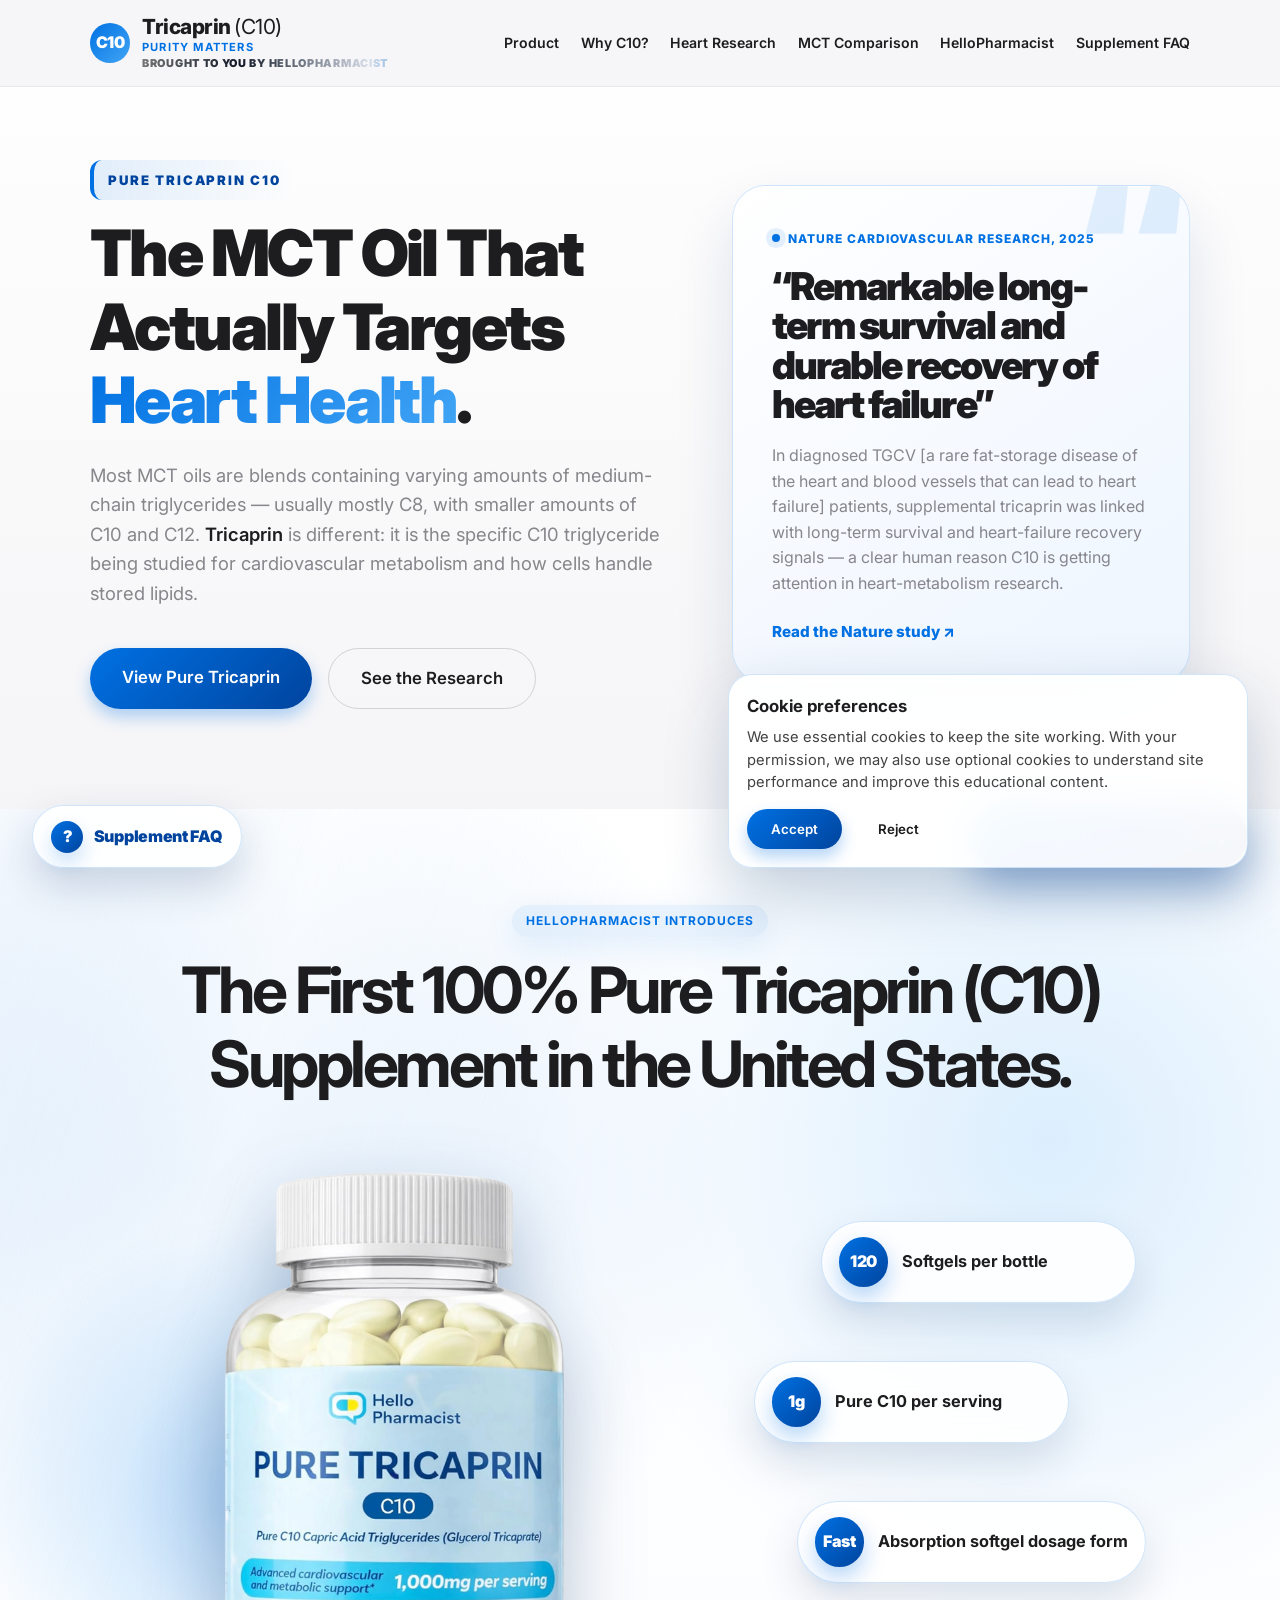
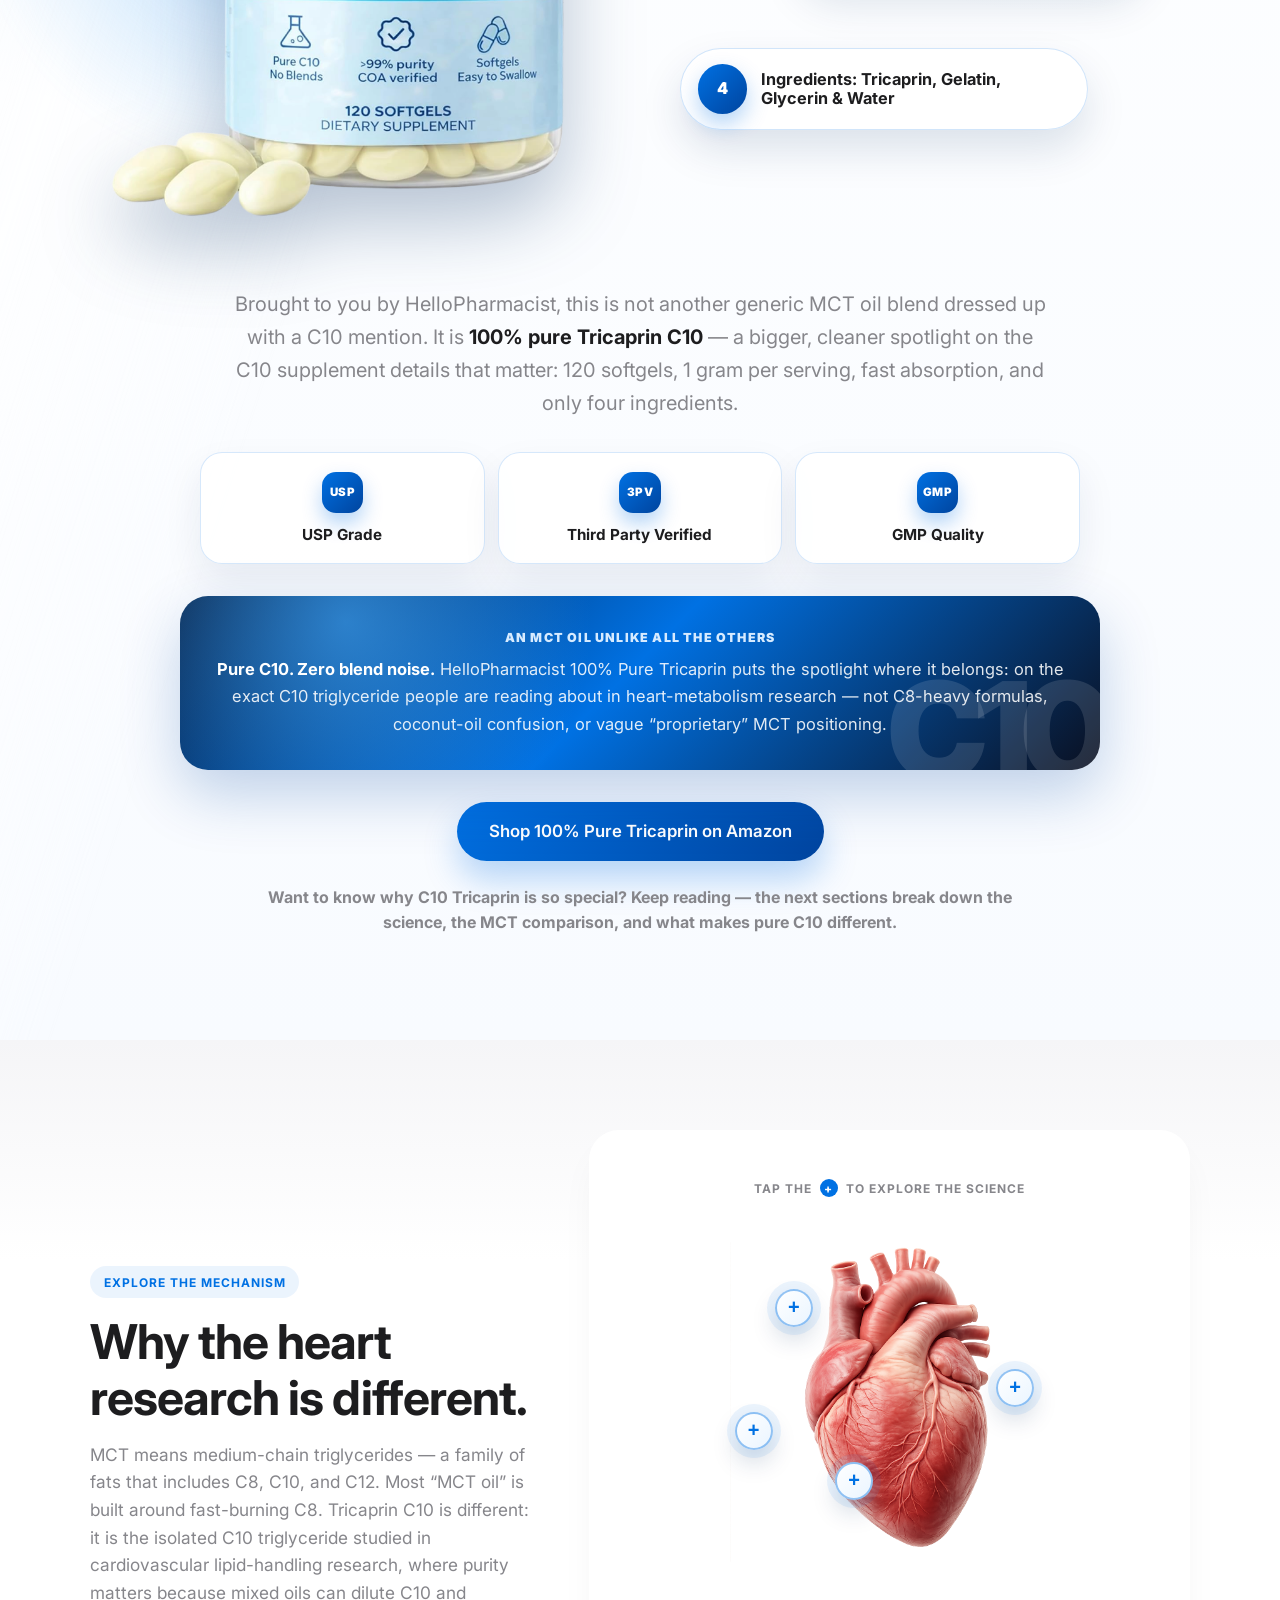
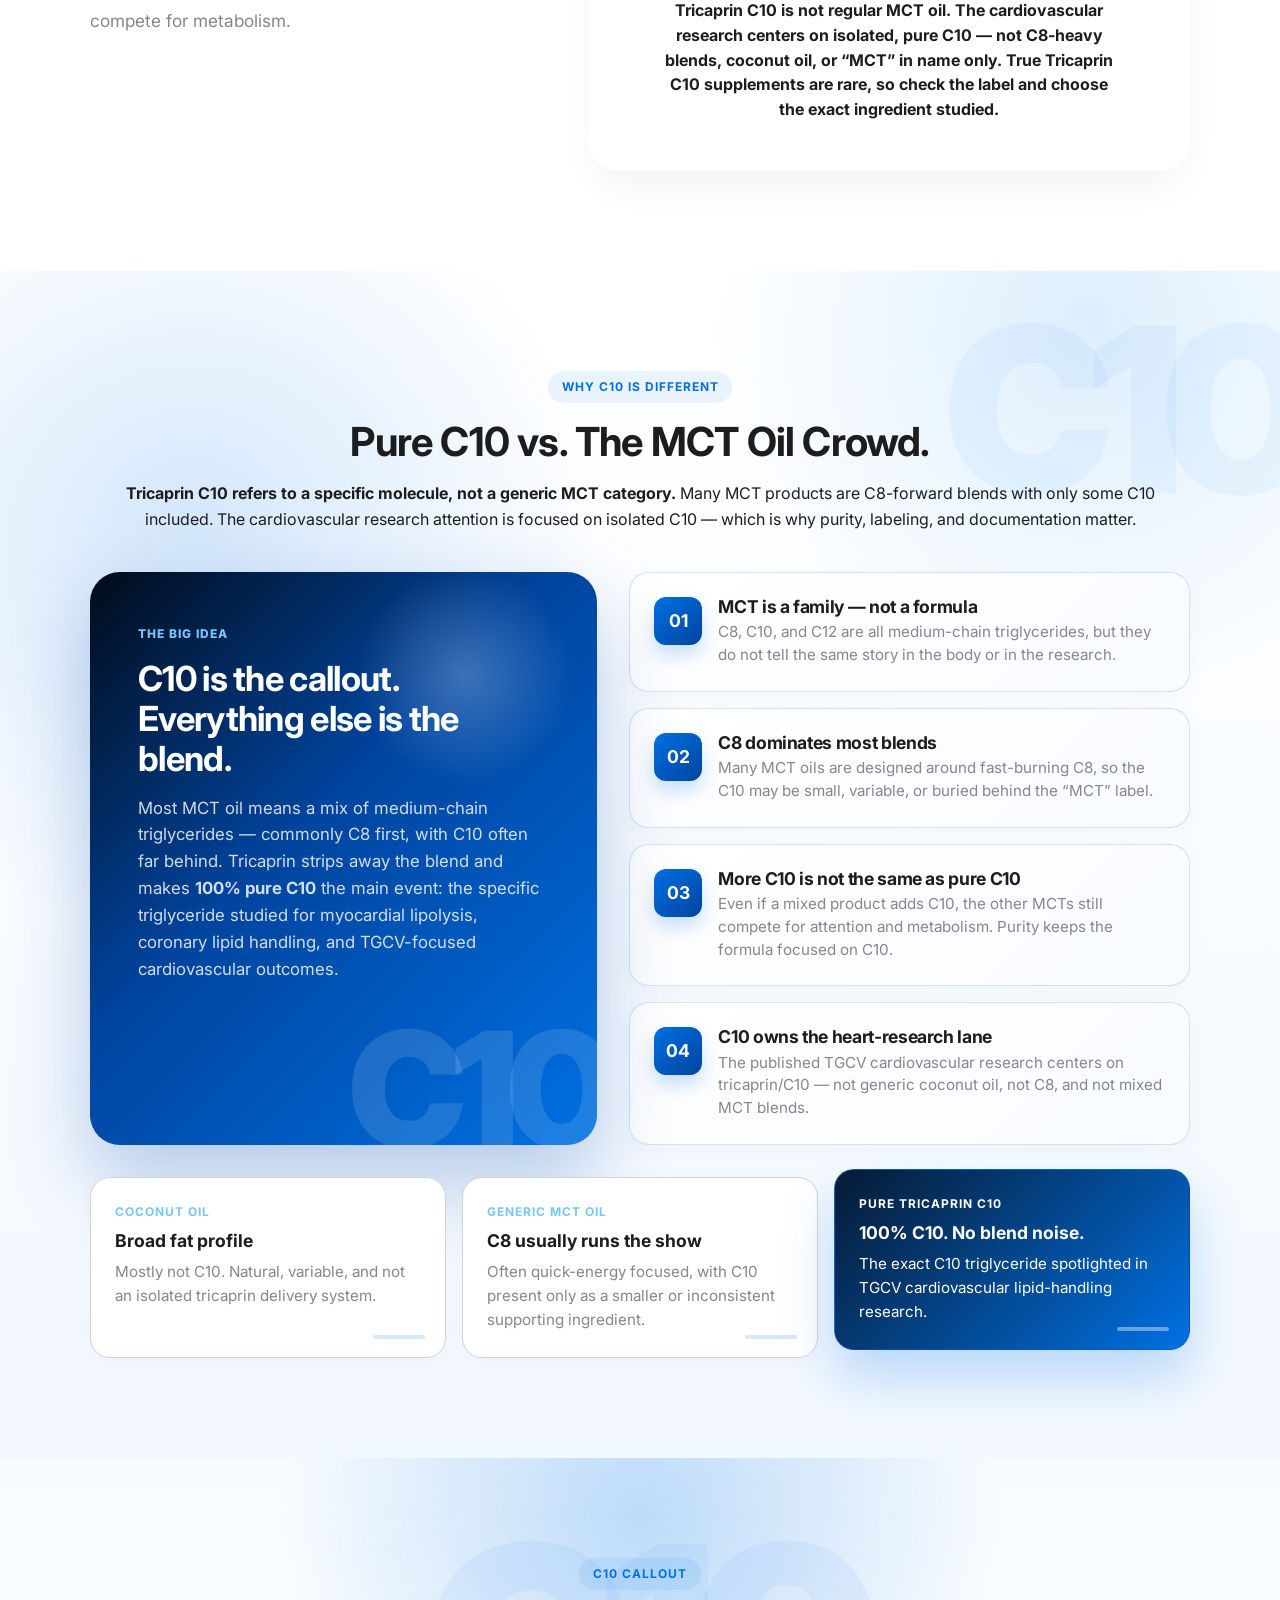
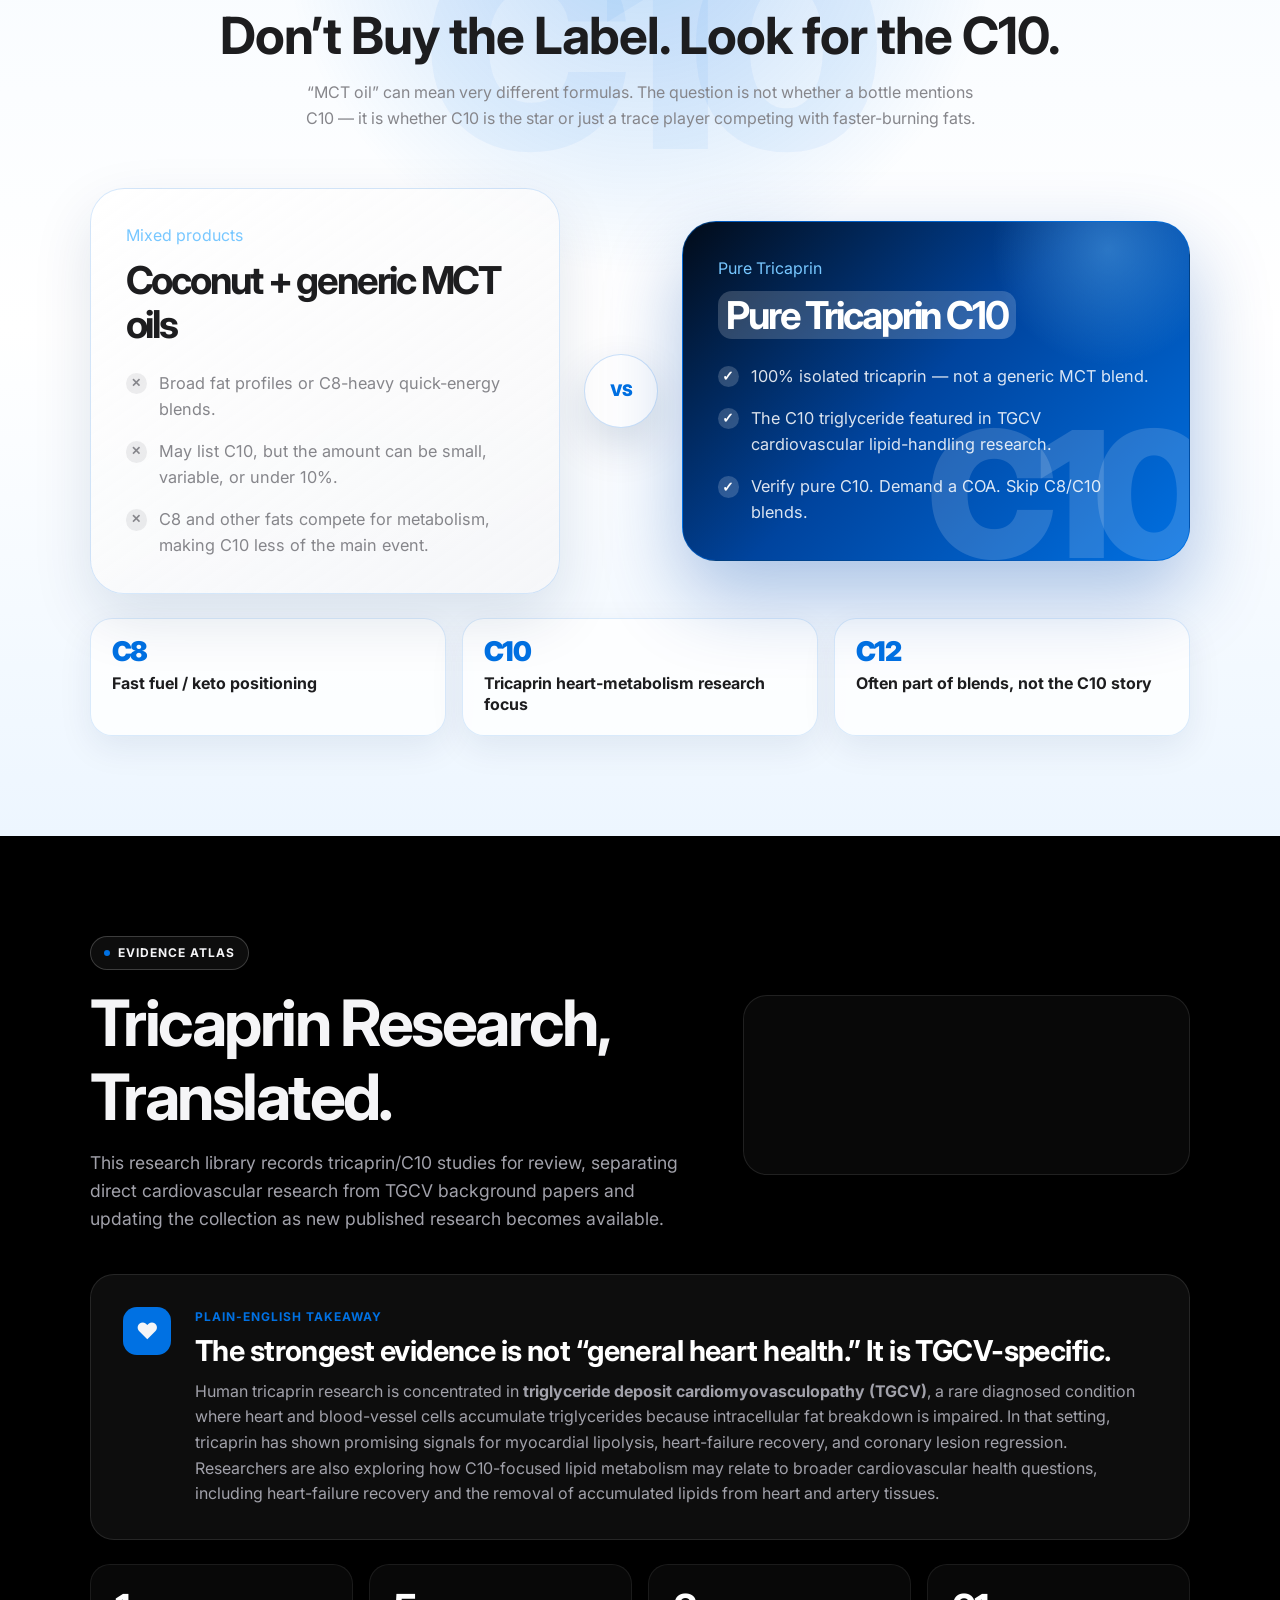
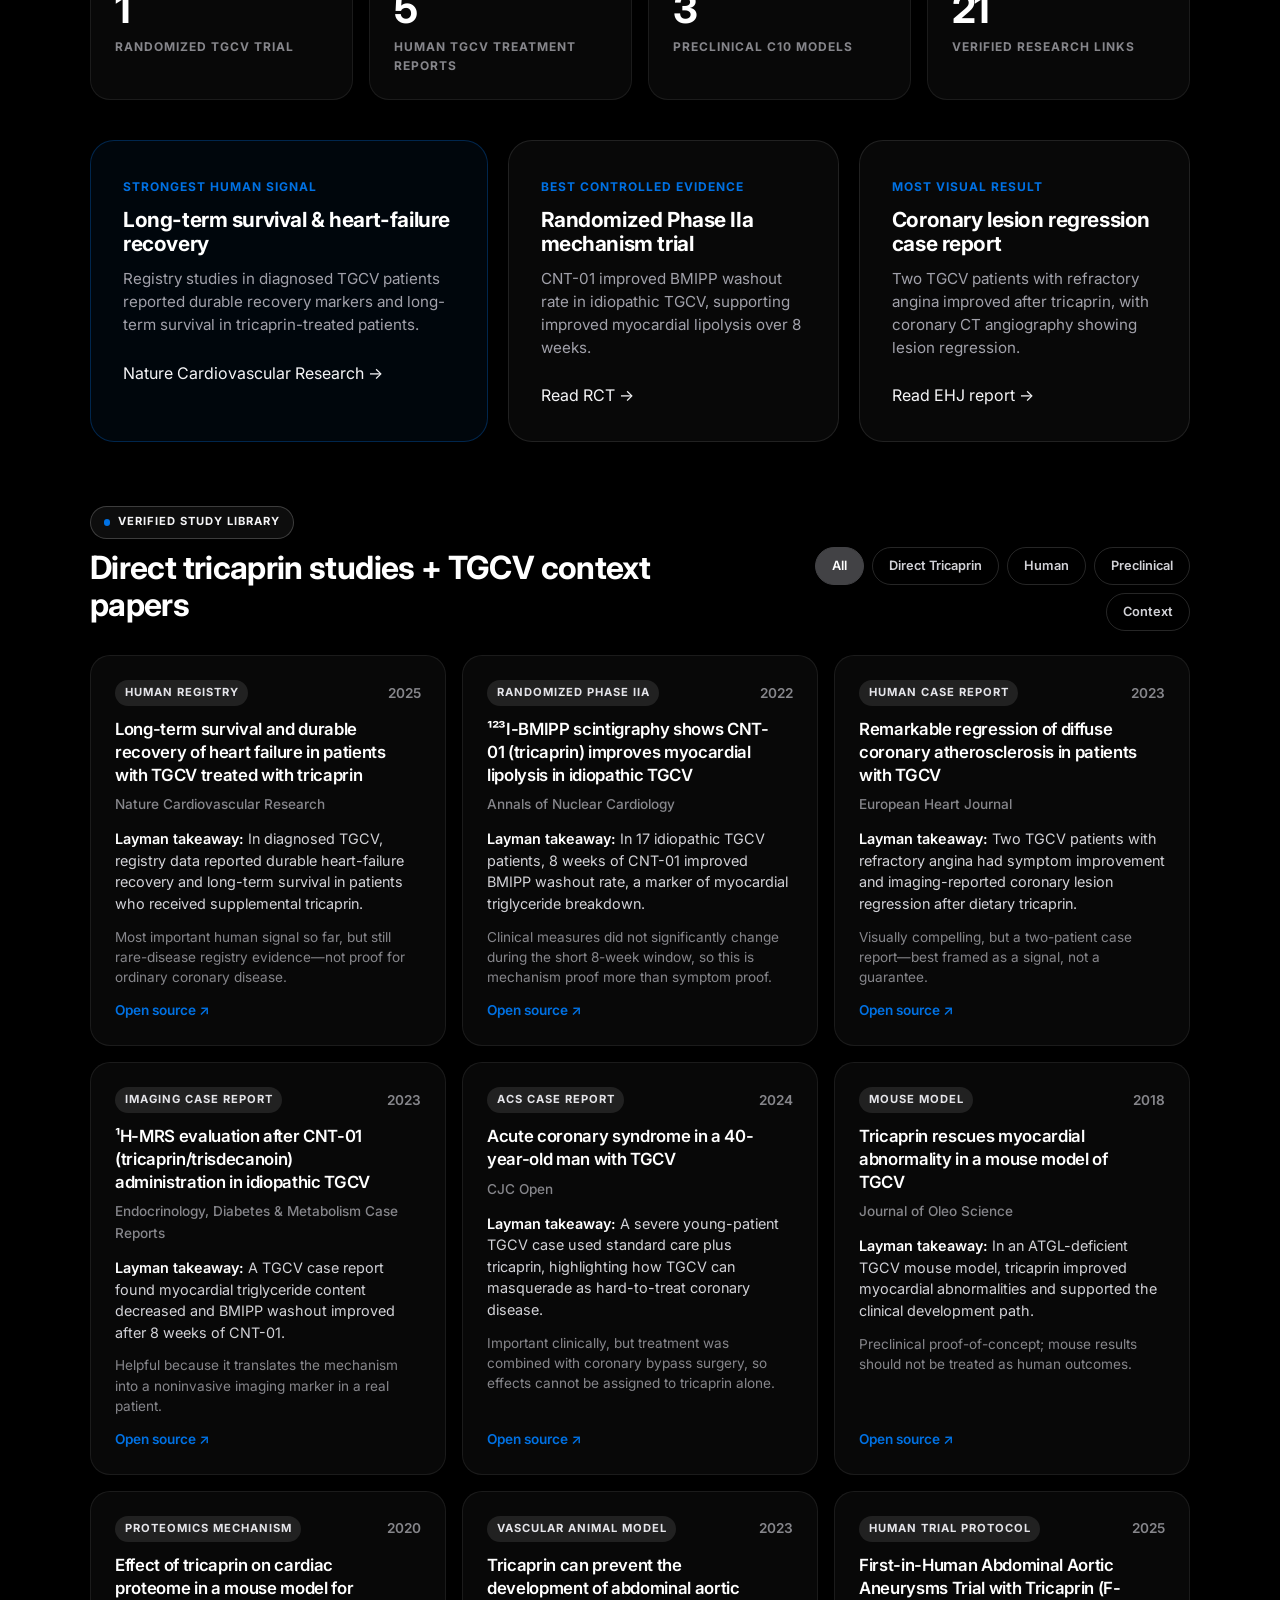
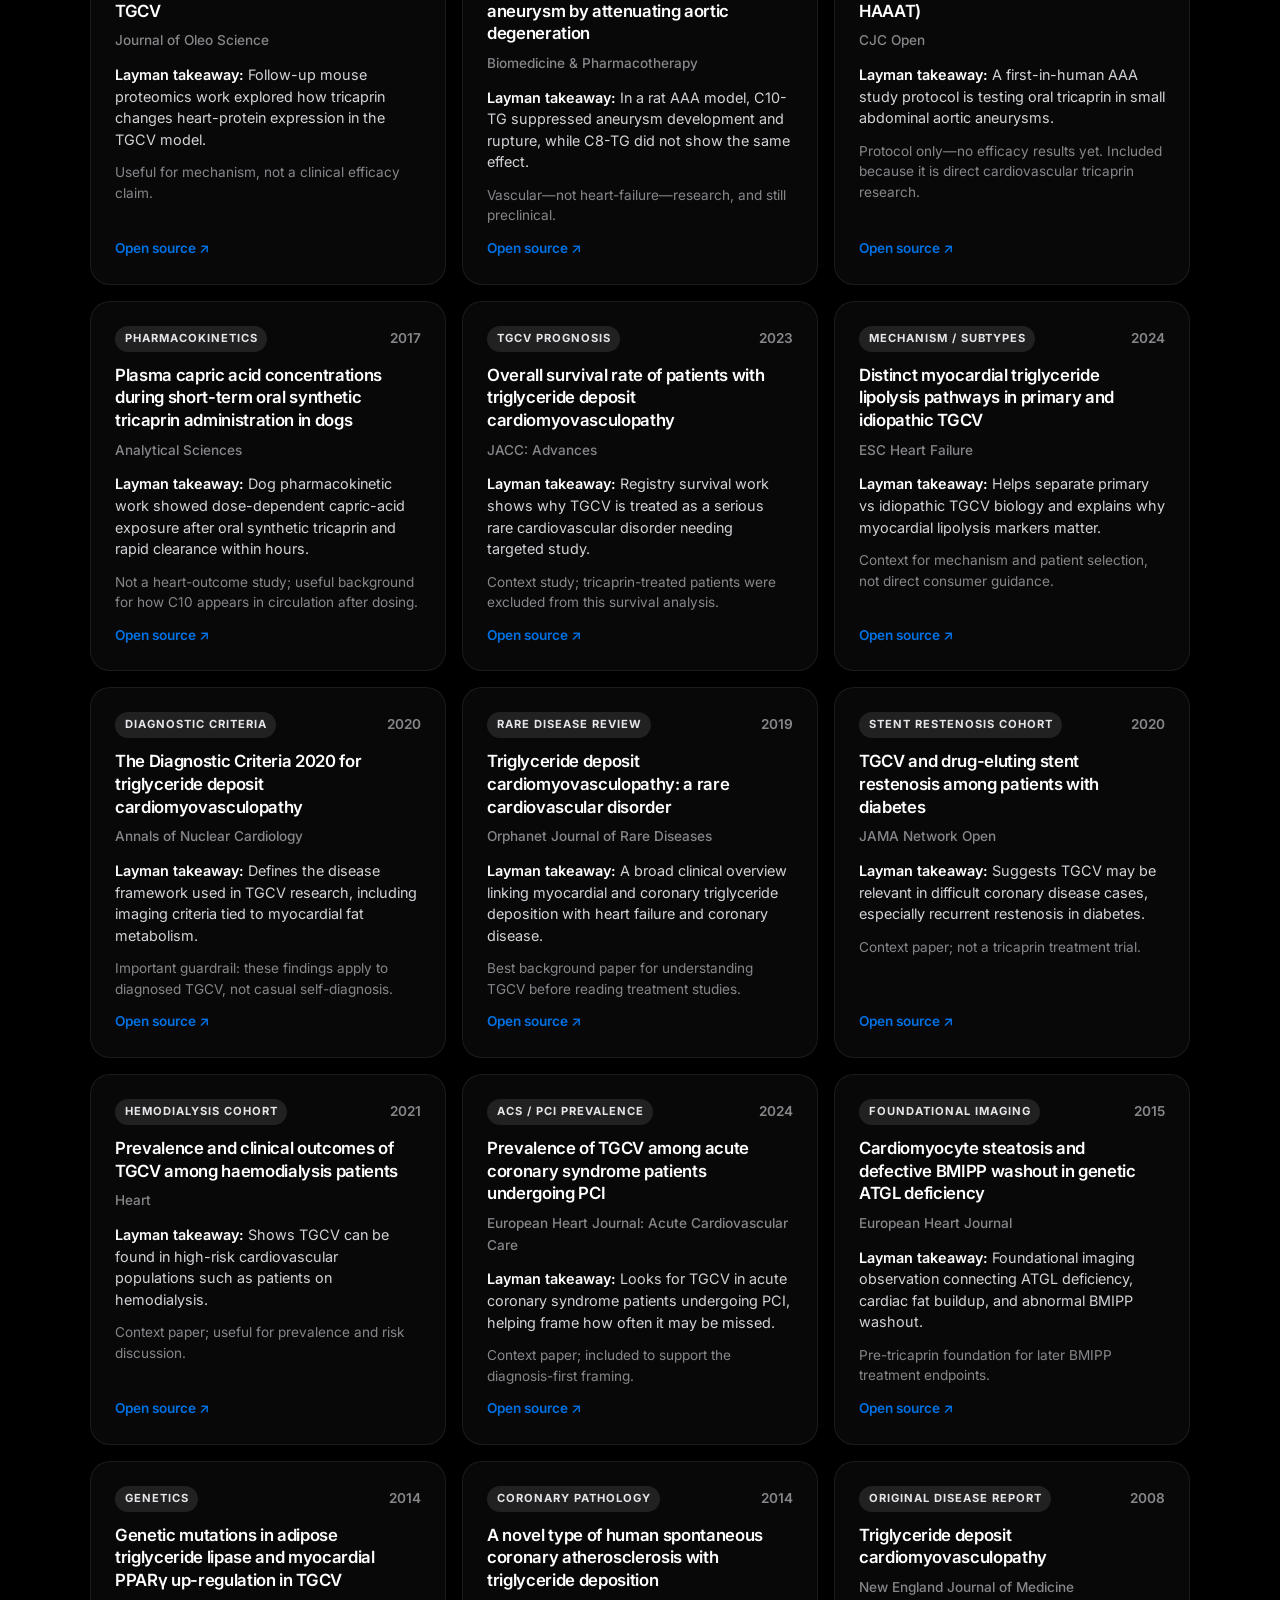
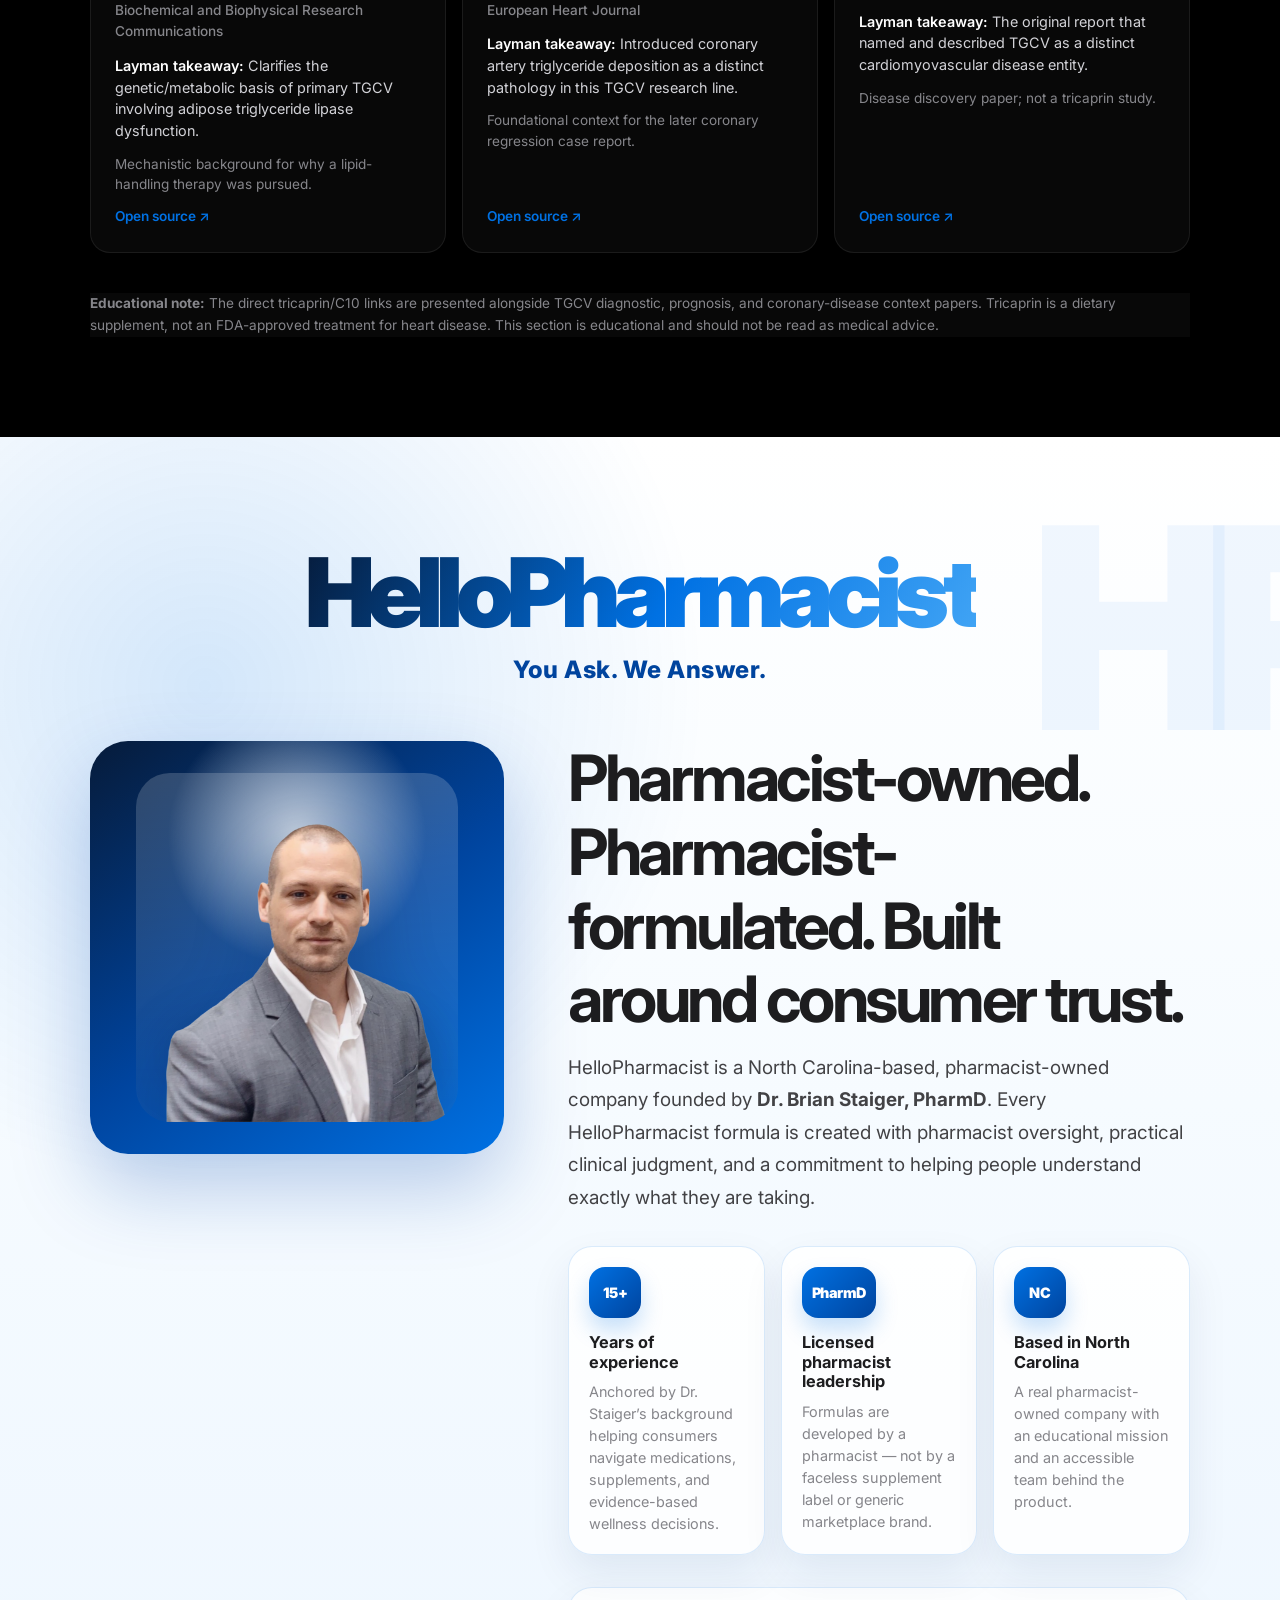
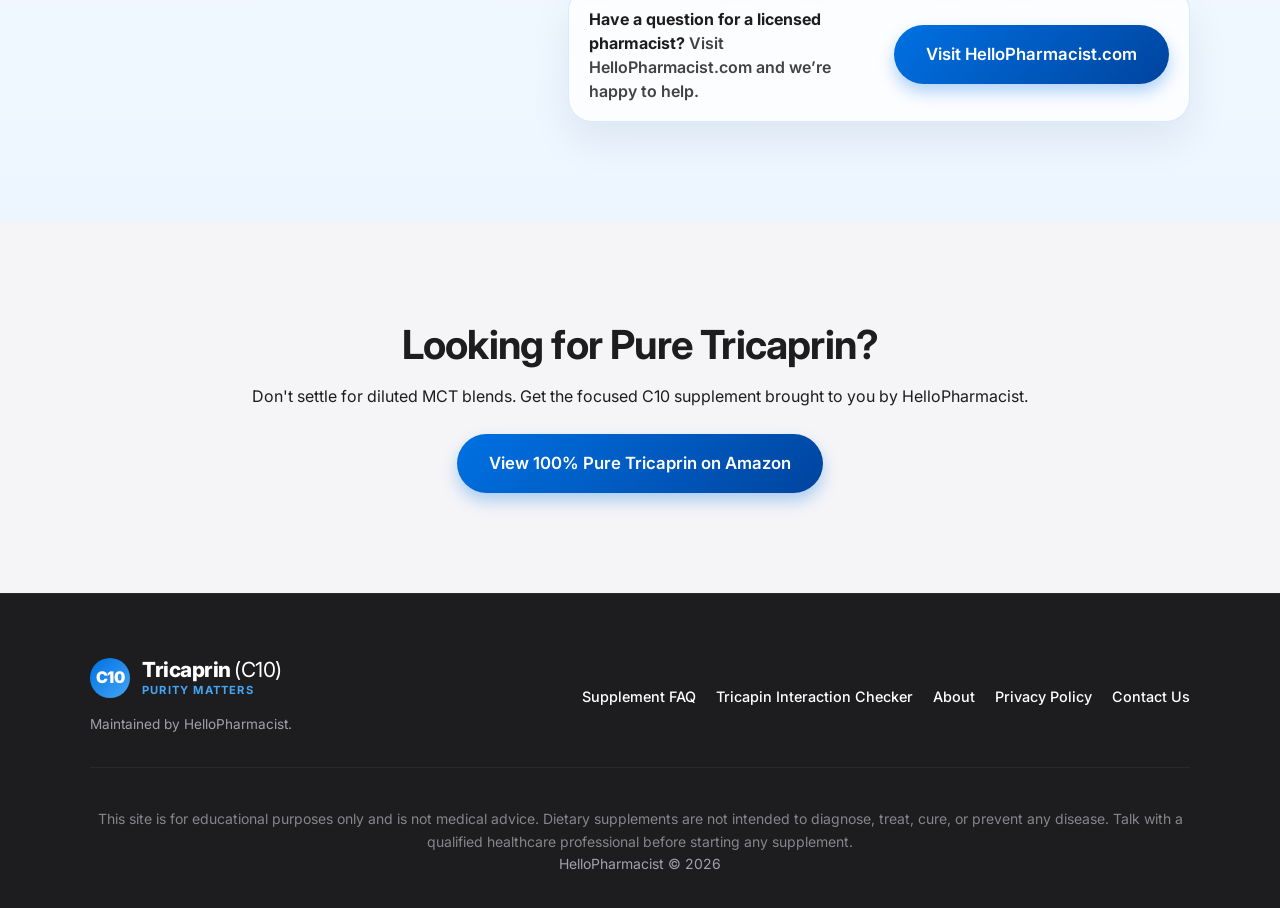
<file: index.html>
<!DOCTYPE html>
<html lang="en">
<head>
  <meta charset="UTF-8">
  <meta name="viewport" content="width=device-width, initial-scale=1.0">
  <link rel="icon" type="image/png" href="assets/img/Tricaprin%20Icon.png">
  <link rel="apple-touch-icon" href="assets/img/Tricaprin%20Icon.png">
  <title>Tricaprin (C10) | Purity Matters</title>
  <meta name="description" content="Discover Tricaprin C10, the specific medium-chain triglyceride backed by emerging cardiovascular metabolism research.">
  <link rel="canonical" href="https://tricaprin-c10.com/">
  <link rel="stylesheet" href="assets/css/styles.css">
  <link href="https://fonts.googleapis.com/css2?family=Inter:wght@400;500;600;700;900&display=swap" rel="stylesheet">
  <script defer src="assets/js/main.js"></script>
</head>
<body>
  
  <nav class="navbar">
    <div class="container nav-content">
      <div class="logo">
        <span class="logo-mark">C10</span>
        <div class="logo-text">
          <strong>Tricaprin <span style="font-weight: 400;">(C10)</span></strong>
          <small>Purity Matters</small>
          <span class="logo-sponsor">Brought to you by HelloPharmacist</span>
        </div>
      </div>
      <div class="nav-links" id="site-menu">
        <a href="#product-spotlight">Product</a>
        <a href="#why-c10">Why C10?</a>
        <a href="#research">Heart Research</a>
        <a href="#compare">MCT Comparison</a>
        <a href="#hello-pharmacist">HelloPharmacist</a>
        <a href="/faq">Supplement FAQ</a>
      </div>
      <button class="mobile-menu-toggle" type="button" aria-label="Open section menu" aria-expanded="false" aria-controls="site-menu">
        <span class="hamburger-line"></span>
        <span class="hamburger-line"></span>
        <span class="hamburger-line"></span>
      </button>
    </div>
  </nav>

  <header class="hero">
    <div class="hero-bg-glow"></div>
    <div class="container hero-grid">

      <div class="hero-text fade-in">
        <p class="hero-kicker">Pure Tricaprin C10</p>
        <h1>The MCT Oil That Actually Targets <span class="text-gradient">Heart Health</span>.</h1>
        <p class="hero-sub mt-3">Most MCT oils are blends containing varying amounts of medium-chain triglycerides — usually mostly C8, with smaller amounts of C10 and C12. <strong>Tricaprin</strong> is different: it is the specific C10 triglyceride being studied for cardiovascular metabolism and how cells handle stored lipids.</p>
        <div class="hero-actions mt-4">
          <a href="https://www.amazon.com/100-Pure-Tricaprin-Softgels-Cardiovascular/dp/B0GRS9SKPK/" class="btn btn-primary btn-lg" target="_blank">View Pure Tricaprin</a>
          <a href="#research" class="btn btn-outline btn-lg">See the Research</a>
        </div>
      </div>

      <div class="hero-proof fade-in delay-1">
        <div class="quote-panel">
          <span class="quote-kicker">Nature Cardiovascular Research, 2025</span>
          <blockquote>
            “Remarkable long-term survival and durable recovery of heart failure”
          </blockquote>
          <p class="quote-context">In diagnosed TGCV [a rare fat-storage disease of the heart and blood vessels that can lead to heart failure] patients, supplemental tricaprin was linked with long-term survival and heart-failure recovery signals — a clear human reason C10 is getting attention in heart-metabolism research.</p>
          <a href="https://www.nature.com/articles/s44161-025-00611-7" class="quote-source" target="_blank" rel="noopener">Read the Nature study ↗</a>
        </div>
      </div>

    </div>
  </header>


  <section id="product-spotlight" class="section product-spotlight-section">
    <div class="product-shine" aria-hidden="true"></div>
    <div class="container product-spotlight-grid">
      <div class="product-copy fade-in">
        <span class="section-chip product-chip">HelloPharmacist introduces</span>
        <h2>The First 100% Pure Tricaprin (C10) Supplement in the United States.</h2>

        <div class="product-visual product-visual-open fade-in delay-1">
          <div class="product-stage" aria-label="HelloPharmacist Tricaprin bottle and product properties">
            <div class="product-halo" aria-hidden="true"></div>
            <img src="assets/img/Tran Tricaprin.png" alt="HelloPharmacist 100% Pure Tricaprin C10 bottle" class="product-bottle">
            <div class="product-property-cloud" aria-label="Product properties">
              <div class="property-card property-card-softgels"><span>120</span><strong>Softgels per bottle</strong></div>
              <div class="property-card property-card-serving"><span>1g</span><strong>Pure C10 per serving</strong></div>
              <div class="property-card property-card-absorption"><span>Fast</span><strong>Absorption softgel dosage form</strong></div>
              <div class="property-card property-card-ingredients"><span>4</span><strong>Ingredients: Tricaprin, Gelatin, Glycerin &amp; Water</strong></div>
            </div>
          </div>
        </div>

        <p class="product-lede">Brought to you by HelloPharmacist, this is not another generic MCT oil blend dressed up with a C10 mention. It is <strong>100% pure Tricaprin C10</strong> — a bigger, cleaner spotlight on the C10 supplement details that matter: 120 softgels, 1 gram per serving, fast absorption, and only four ingredients.</p>

        <div class="product-badges" aria-label="Product quality highlights">
          <div><span>USP</span><strong>USP Grade</strong></div>
          <div><span>3PV</span><strong>Third Party Verified</strong></div>
          <div><span>GMP</span><strong>GMP Quality</strong></div>
        </div>

        <div class="mct-callout">
          <span>An MCT Oil unlike all the others</span>
          <p><strong>Pure C10. Zero blend noise.</strong> HelloPharmacist 100% Pure Tricaprin puts the spotlight where it belongs: on the exact C10 triglyceride people are reading about in heart-metabolism research — not C8-heavy formulas, coconut-oil confusion, or vague “proprietary” MCT positioning.</p>
        </div>

        <a href="https://www.amazon.com/100-Pure-Tricaprin-Softgels-Cardiovascular/dp/B0GRS9SKPK/" class="btn btn-primary btn-lg product-cta" target="_blank" rel="noopener">Shop 100% Pure Tricaprin on Amazon</a>

        <p class="product-transition">Want to know why C10 Tricaprin is so special? Keep reading — the next sections break down the science, the MCT comparison, and what makes pure C10 different.</p>
      </div>
    </div>
  </section>


  <section id="heart-explorer" class="section heart-explorer-section">
    <div class="container heart-explorer-grid">
      <div class="heart-explorer-copy fade-in">
        <span class="section-chip">Explore the mechanism</span>
        <h2>Why the heart research is different.</h2>
        <p>MCT means medium-chain triglycerides — a family of fats that includes C8, C10, and C12. Most “MCT oil” is built around fast-burning C8. Tricaprin C10 is different: it is the isolated C10 triglyceride studied in cardiovascular lipid-handling research, where purity matters because mixed oils can dilute C10 and compete for metabolism.</p>
      </div>

      <div class="hero-visual fade-in delay-1">
        <div class="glass-panel heart-panel">
          
          <div class="interactive-hint">Tap the <strong>+</strong> to explore the science</div>
          
          <div class="molecule-interactive">
            
            <img src="assets/img/heart.png" alt="3D Human Heart" class="heart-image">

            <button class="hotspot" data-target="info-shuttle" style="top: 24%; left: 31%;"><span class="plus">+</span></button>
            <button class="hotspot" data-target="info-c8" style="top: 46%; left: 75%;"><span class="plus">+</span></button>
            <button class="hotspot" data-target="info-pure" style="top: 72%; left: 43%;"><span class="plus">+</span></button>
            <button class="hotspot" data-target="info-isolated" style="top: 58%; left: 23%;"><span class="plus">+</span></button>

            <div class="hotspot-card" id="info-shuttle">
              <button class="close-card">&times;</button>
              <h4>Direct Heart Delivery</h4>
              <p>Bulky fats — especially longer-chain fats like C12 and traditional dietary fats — rely more heavily on transporter systems before they can be used inside mitochondria. Pure C10 is different because it is less dependent on that bottleneck, which is one reason it stands out in cardiovascular metabolism research.</p>
            </div>

            <div class="hotspot-card" id="info-c8">
              <button class="close-card">&times;</button>
              <h4>Targeting Stubborn Heart Fat</h4>
              <p>Pure C10 acts as a metabolic key that triggers myocardial lipolysis. It effectively reactivates your heart tissue, forcing it to break down and burn off accumulating cellular fat.</p>
            </div>

            <div class="hotspot-card" id="info-pure">
              <button class="close-card">&times;</button>
              <h4>The Artery Plaque Research</h4>
              <p>This is the science catching global attention. In published medical case reports (TGCV), dietary Tricaprin was directly linked to the visible regression of plaque buildup inside coronary arteries.</p>
            </div>

            <div class="hotspot-card" id="info-isolated">
              <button class="close-card">&times;</button>
              <h4>Why Mixed Blends Fail</h4>
              <p>It’s about metabolic competition. In generic MCT oils, fast-burning C8 hogs your body's attention and drowns out the C10. To effectively reach your cardiovascular system, Tricaprin must be taken in 100% pure isolation.</p>
            </div>
          </div>

          <p class="heart-statement">Tricaprin C10 is not regular MCT oil. The cardiovascular research centers on isolated, pure C10 — not C8-heavy blends, coconut oil, or “MCT” in name only. True Tricaprin C10 supplements are rare, so check the label and choose the exact ingredient studied.</p>

        </div>
      </div>
    </div>
  </section>

  <section id="why-c10" class="section c10-difference-section">
    <div class="container">
      <div class="section-header text-center fade-in">
        <span class="section-chip">Why C10 Is Different</span>
        <h2>Pure C10 vs. The MCT Oil Crowd.</h2>
        <p><strong>Tricaprin C10 refers to a specific molecule, not a generic MCT category.</strong> Many MCT products are C8-forward blends with only some C10 included. The cardiovascular research attention is focused on isolated C10 — which is why purity, labeling, and documentation matter.</p>
      </div>

      <div class="c10-story-grid mt-4">
        <div class="c10-story-panel fade-in">
          <span class="c10-story-panel__label">The big idea</span>
          <h3>C10 is the callout. Everything else is the blend.</h3>
          <p>Most MCT oil means a mix of medium-chain triglycerides — commonly C8 first, with C10 often far behind. Tricaprin strips away the blend and makes <strong>100% pure C10</strong> the main event: the specific triglyceride studied for myocardial lipolysis, coronary lipid handling, and TGCV-focused cardiovascular outcomes.</p>
        </div>

        <div class="c10-proof-stack fade-in delay-1">
          <div class="c10-proof-item">
            <span>01</span>
            <div>
              <h3>MCT is a family — not a formula</h3>
              <p>C8, C10, and C12 are all medium-chain triglycerides, but they do not tell the same story in the body or in the research.</p>
            </div>
          </div>
          <div class="c10-proof-item">
            <span>02</span>
            <div>
              <h3>C8 dominates most blends</h3>
              <p>Many MCT oils are designed around fast-burning C8, so the C10 may be small, variable, or buried behind the “MCT” label.</p>
            </div>
          </div>
          <div class="c10-proof-item">
            <span>03</span>
            <div>
              <h3>More C10 is not the same as pure C10</h3>
              <p>Even if a mixed product adds C10, the other MCTs still compete for attention and metabolism. Purity keeps the formula focused on C10.</p>
            </div>
          </div>
          <div class="c10-proof-item">
            <span>04</span>
            <div>
              <h3>C10 owns the heart-research lane</h3>
              <p>The published TGCV cardiovascular research centers on tricaprin/C10 — not generic coconut oil, not C8, and not mixed MCT blends.</p>
            </div>
          </div>
        </div>
      </div>

      <div class="c10-vs-strip fade-in delay-2" aria-label="C10 versus common oil categories">
        <div>
          <span>Coconut oil</span>
          <strong>Broad fat profile</strong>
          <p>Mostly not C10. Natural, variable, and not an isolated tricaprin delivery system.</p>
        </div>
        <div>
          <span>Generic MCT oil</span>
          <strong>C8 usually runs the show</strong>
          <p>Often quick-energy focused, with C10 present only as a smaller or inconsistent supporting ingredient.</p>
        </div>
        <div class="c10-vs-strip__highlight">
          <span>Pure Tricaprin C10</span>
          <strong>100% C10. No blend noise.</strong>
          <p>The exact C10 triglyceride spotlighted in TGCV cardiovascular lipid-handling research.</p>
        </div>
      </div>
    </div>
  </section>

  <section id="compare" class="section bg-light compare-section">
    <div class="container">
      <div class="section-header text-center fade-in">
        <span class="section-chip">C10 callout</span>
        <h2>Don’t Buy the Label. Look for the C10.</h2>
        <p>“MCT oil” can mean very different formulas. The question is not whether a bottle mentions C10 — it is whether C10 is the star or just a trace player competing with faster-burning fats.</p>
      </div>

      <div class="versus-stage fade-in delay-1" aria-label="Pure C10 versus mixed MCT oils">
        <div class="versus-card muted">
          <span class="versus-label">Mixed products</span>
          <h3>Coconut + generic MCT oils</h3>
          <ul>
            <li>Broad fat profiles or C8-heavy quick-energy blends.</li>
            <li>May list C10, but the amount can be small, variable, or under 10%.</li>
            <li>C8 and other fats compete for metabolism, making C10 less of the main event.</li>
          </ul>
        </div>
        <div class="versus-bolt" aria-hidden="true">VS</div>
        <div class="versus-card spotlight">
          <span class="versus-label">Pure Tricaprin</span>
          <h3><span>Pure Tricaprin C10</span></h3>
          <ul>
            <li>100% isolated tricaprin — not a generic MCT blend.</li>
            <li>The C10 triglyceride featured in TGCV cardiovascular lipid-handling research.</li>
            <li>Verify pure C10. Demand a COA. Skip C8/C10 blends.</li>
          </ul>
        </div>
      </div>

      <div class="comparison-callouts fade-in delay-2">
        <div><strong>C8</strong><span>Fast fuel / keto positioning</span></div>
        <div><strong>C10</strong><span>Tricaprin heart-metabolism research focus</span></div>
        <div><strong>C12</strong><span>Often part of blends, not the C10 story</span></div>
      </div>
    </div>
  </section>

  <section id="research" class="section research-atlas text-white">
    <div class="research-orb research-orb-one" aria-hidden="true"></div>
    <div class="research-orb research-orb-two" aria-hidden="true"></div>
    <div class="container research-container">
      <div class="research-hero fade-in">
        <div>
          <span class="eyebrow-chip">Evidence Atlas</span>
          <h2>Tricaprin Research, Translated.</h2>
          <p class="research-intro">This research library records tricaprin/C10 studies for review, separating direct cardiovascular research from TGCV background papers and updating the collection as new published research becomes available.</p>
        </div>
        <div class="evidence-pulse" aria-hidden="true">
          <svg viewBox="0 0 420 120" role="img">
            <defs>
              <linearGradient id="pulseGradient" x1="0%" y1="0%" x2="100%" y2="0%">
                <stop offset="0%" stop-color="#0071e3" />
                <stop offset="52%" stop-color="#42a5f5" />
                <stop offset="100%" stop-color="#00449e" />
              </linearGradient>
            </defs>
            <path d="M8 70 H92 L112 38 L142 92 L172 22 L210 70 H274 L296 50 L318 70 H412" />
          </svg>
        </div>
      </div>

      <div class="layman-card fade-in delay-1">
        <div class="layman-icon">❤️</div>
        <div>
          <span class="layman-label">Plain-English takeaway</span>
          <h3>The strongest evidence is not “general heart health.” It is TGCV-specific.</h3>
          <p>Human tricaprin research is concentrated in <strong>triglyceride deposit cardiomyovasculopathy (TGCV)</strong>, a rare diagnosed condition where heart and blood-vessel cells accumulate triglycerides because intracellular fat breakdown is impaired. In that setting, tricaprin has shown promising signals for myocardial lipolysis, heart-failure recovery, and coronary lesion regression. Researchers are also exploring how C10-focused lipid metabolism may relate to broader cardiovascular health questions, including heart-failure recovery and the removal of accumulated lipids from heart and artery tissues.</p>
        </div>
      </div>

      <div class="evidence-metrics fade-in delay-2" aria-label="Research summary">
        <div class="metric-tile">
          <span class="metric-number" data-count="1">1</span>
          <span class="metric-label">randomized TGCV trial</span>
        </div>
        <div class="metric-tile">
          <span class="metric-number" data-count="5">5</span>
          <span class="metric-label">human TGCV treatment reports</span>
        </div>
        <div class="metric-tile">
          <span class="metric-number" data-count="3">3</span>
          <span class="metric-label">preclinical C10 models</span>
        </div>
        <div class="metric-tile">
          <span class="metric-number" data-count="21">21</span>
          <span class="metric-label">verified research links</span>
        </div>
      </div>

      <div class="featured-evidence-grid mt-4">
        <article class="feature-evidence-card primary-evidence fade-in">
          <span class="evidence-kicker">Strongest human signal</span>
          <h3>Long-term survival & heart-failure recovery</h3>
          <p>Registry studies in diagnosed TGCV patients reported durable recovery markers and long-term survival in tricaprin-treated patients.</p>
          <a href="https://www.nature.com/articles/s44161-025-00611-7" target="_blank" rel="noopener" class="read-more">Nature Cardiovascular Research →</a>
        </article>
        <article class="feature-evidence-card fade-in delay-1">
          <span class="evidence-kicker">Best controlled evidence</span>
          <h3>Randomized Phase IIa mechanism trial</h3>
          <p>CNT-01 improved BMIPP washout rate in idiopathic TGCV, supporting improved myocardial lipolysis over 8 weeks.</p>
          <a href="https://www.jstage.jst.go.jp/article/anc/8/1/8_22-00167/_html/-char/en" target="_blank" rel="noopener" class="read-more">Read RCT →</a>
        </article>
        <article class="feature-evidence-card fade-in delay-2">
          <span class="evidence-kicker">Most visual result</span>
          <h3>Coronary lesion regression case report</h3>
          <p>Two TGCV patients with refractory angina improved after tricaprin, with coronary CT angiography showing lesion regression.</p>
          <a href="https://academic.oup.com/eurheartj/article/44/13/1191/6965388" target="_blank" rel="noopener" class="read-more">Read EHJ report →</a>
        </article>
      </div>


      <div class="research-library-header fade-in">
        <div>
          <span class="eyebrow-chip mini">Verified study library</span>
          <h3>Direct tricaprin studies + TGCV context papers</h3>
        </div>
        <div class="research-filters" aria-label="Filter studies">
          <button class="evidence-filter active" data-research-filter="all" type="button">All</button>
          <button class="evidence-filter" data-research-filter="direct" type="button">Direct Tricaprin</button>
          <button class="evidence-filter" data-research-filter="human" type="button">Human</button>
          <button class="evidence-filter" data-research-filter="preclinical" type="button">Preclinical</button>
          <button class="evidence-filter" data-research-filter="context" type="button">Context</button>
        </div>
      </div>

      <div class="study-grid" id="studyGrid">
        <article class="study-card fade-in" data-study-card="direct human clinical">
          <div class="study-card-topline">
            <span class="study-pill">Human registry</span>
            <span class="study-year">2025</span>
          </div>
          <h4>Long-term survival and durable recovery of heart failure in patients with TGCV treated with tricaprin</h4>
          <p class="study-journal">Nature Cardiovascular Research</p>
          <p class="study-takeaway"><strong>Layman takeaway:</strong> In diagnosed TGCV, registry data reported durable heart-failure recovery and long-term survival in patients who received supplemental tricaprin.</p>
          <p class="study-note">Most important human signal so far, but still rare-disease registry evidence—not proof for ordinary coronary disease.</p>
          <a href="https://www.nature.com/articles/s44161-025-00611-7" target="_blank" rel="noopener" class="study-link">Open source ↗</a>
        </article>
        <article class="study-card fade-in" data-study-card="direct human clinical rct">
          <div class="study-card-topline">
            <span class="study-pill">Randomized Phase IIa</span>
            <span class="study-year">2022</span>
          </div>
          <h4>¹²³I-BMIPP scintigraphy shows CNT-01 (tricaprin) improves myocardial lipolysis in idiopathic TGCV</h4>
          <p class="study-journal">Annals of Nuclear Cardiology</p>
          <p class="study-takeaway"><strong>Layman takeaway:</strong> In 17 idiopathic TGCV patients, 8 weeks of CNT-01 improved BMIPP washout rate, a marker of myocardial triglyceride breakdown.</p>
          <p class="study-note">Clinical measures did not significantly change during the short 8-week window, so this is mechanism proof more than symptom proof.</p>
          <a href="https://www.jstage.jst.go.jp/article/anc/8/1/8_22-00167/_html/-char/en" target="_blank" rel="noopener" class="study-link">Open source ↗</a>
        </article>
        <article class="study-card fade-in" data-study-card="direct human clinical">
          <div class="study-card-topline">
            <span class="study-pill">Human case report</span>
            <span class="study-year">2023</span>
          </div>
          <h4>Remarkable regression of diffuse coronary atherosclerosis in patients with TGCV</h4>
          <p class="study-journal">European Heart Journal</p>
          <p class="study-takeaway"><strong>Layman takeaway:</strong> Two TGCV patients with refractory angina had symptom improvement and imaging-reported coronary lesion regression after dietary tricaprin.</p>
          <p class="study-note">Visually compelling, but a two-patient case report—best framed as a signal, not a guarantee.</p>
          <a href="https://academic.oup.com/eurheartj/article/44/13/1191/6965388" target="_blank" rel="noopener" class="study-link">Open source ↗</a>
        </article>
        <article class="study-card fade-in" data-study-card="direct human clinical">
          <div class="study-card-topline">
            <span class="study-pill">Imaging case report</span>
            <span class="study-year">2023</span>
          </div>
          <h4>¹H-MRS evaluation after CNT-01 (tricaprin/trisdecanoin) administration in idiopathic TGCV</h4>
          <p class="study-journal">Endocrinology, Diabetes &amp; Metabolism Case Reports</p>
          <p class="study-takeaway"><strong>Layman takeaway:</strong> A TGCV case report found myocardial triglyceride content decreased and BMIPP washout improved after 8 weeks of CNT-01.</p>
          <p class="study-note">Helpful because it translates the mechanism into a noninvasive imaging marker in a real patient.</p>
          <a href="https://pubmed.ncbi.nlm.nih.gov/37096980/" target="_blank" rel="noopener" class="study-link">Open source ↗</a>
        </article>
        <article class="study-card fade-in" data-study-card="direct human clinical">
          <div class="study-card-topline">
            <span class="study-pill">ACS case report</span>
            <span class="study-year">2024</span>
          </div>
          <h4>Acute coronary syndrome in a 40-year-old man with TGCV</h4>
          <p class="study-journal">CJC Open</p>
          <p class="study-takeaway"><strong>Layman takeaway:</strong> A severe young-patient TGCV case used standard care plus tricaprin, highlighting how TGCV can masquerade as hard-to-treat coronary disease.</p>
          <p class="study-note">Important clinically, but treatment was combined with coronary bypass surgery, so effects cannot be assigned to tricaprin alone.</p>
          <a href="https://www.cjcopen.ca/article/S2589-790X%2824%2900254-3/fulltext" target="_blank" rel="noopener" class="study-link">Open source ↗</a>
        </article>
        <article class="study-card fade-in" data-study-card="direct preclinical animal">
          <div class="study-card-topline">
            <span class="study-pill">Mouse model</span>
            <span class="study-year">2018</span>
          </div>
          <h4>Tricaprin rescues myocardial abnormality in a mouse model of TGCV</h4>
          <p class="study-journal">Journal of Oleo Science</p>
          <p class="study-takeaway"><strong>Layman takeaway:</strong> In an ATGL-deficient TGCV mouse model, tricaprin improved myocardial abnormalities and supported the clinical development path.</p>
          <p class="study-note">Preclinical proof-of-concept; mouse results should not be treated as human outcomes.</p>
          <a href="https://pubmed.ncbi.nlm.nih.gov/30012901/" target="_blank" rel="noopener" class="study-link">Open source ↗</a>
        </article>
        <article class="study-card fade-in" data-study-card="direct preclinical animal mechanism">
          <div class="study-card-topline">
            <span class="study-pill">Proteomics mechanism</span>
            <span class="study-year">2020</span>
          </div>
          <h4>Effect of tricaprin on cardiac proteome in a mouse model for TGCV</h4>
          <p class="study-journal">Journal of Oleo Science</p>
          <p class="study-takeaway"><strong>Layman takeaway:</strong> Follow-up mouse proteomics work explored how tricaprin changes heart-protein expression in the TGCV model.</p>
          <p class="study-note">Useful for mechanism, not a clinical efficacy claim.</p>
          <a href="https://pubmed.ncbi.nlm.nih.gov/33177279/" target="_blank" rel="noopener" class="study-link">Open source ↗</a>
        </article>
        <article class="study-card fade-in" data-study-card="direct preclinical animal vascular">
          <div class="study-card-topline">
            <span class="study-pill">Vascular animal model</span>
            <span class="study-year">2023</span>
          </div>
          <h4>Tricaprin can prevent the development of abdominal aortic aneurysm by attenuating aortic degeneration</h4>
          <p class="study-journal">Biomedicine &amp; Pharmacotherapy</p>
          <p class="study-takeaway"><strong>Layman takeaway:</strong> In a rat AAA model, C10-TG suppressed aneurysm development and rupture, while C8-TG did not show the same effect.</p>
          <p class="study-note">Vascular—not heart-failure—research, and still preclinical.</p>
          <a href="https://pubmed.ncbi.nlm.nih.gov/36724640/" target="_blank" rel="noopener" class="study-link">Open source ↗</a>
        </article>
        <article class="study-card fade-in" data-study-card="direct human protocol vascular">
          <div class="study-card-topline">
            <span class="study-pill">Human trial protocol</span>
            <span class="study-year">2025</span>
          </div>
          <h4>First-in-Human Abdominal Aortic Aneurysms Trial with Tricaprin (F-HAAAT)</h4>
          <p class="study-journal">CJC Open</p>
          <p class="study-takeaway"><strong>Layman takeaway:</strong> A first-in-human AAA study protocol is testing oral tricaprin in small abdominal aortic aneurysms.</p>
          <p class="study-note">Protocol only—no efficacy results yet. Included because it is direct cardiovascular tricaprin research.</p>
          <a href="https://www.cjcopen.ca/article/S2589-790X%2824%2900516-X/fulltext" target="_blank" rel="noopener" class="study-link">Open source ↗</a>
        </article>
        <article class="study-card fade-in" data-study-card="direct preclinical pk">
          <div class="study-card-topline">
            <span class="study-pill">Pharmacokinetics</span>
            <span class="study-year">2017</span>
          </div>
          <h4>Plasma capric acid concentrations during short-term oral synthetic tricaprin administration in dogs</h4>
          <p class="study-journal">Analytical Sciences</p>
          <p class="study-takeaway"><strong>Layman takeaway:</strong> Dog pharmacokinetic work showed dose-dependent capric-acid exposure after oral synthetic tricaprin and rapid clearance within hours.</p>
          <p class="study-note">Not a heart-outcome study; useful background for how C10 appears in circulation after dosing.</p>
          <a href="https://pubmed.ncbi.nlm.nih.gov/29129871/" target="_blank" rel="noopener" class="study-link">Open source ↗</a>
        </article>
        <article class="study-card fade-in" data-study-card="context human prognosis">
          <div class="study-card-topline">
            <span class="study-pill">TGCV prognosis</span>
            <span class="study-year">2023</span>
          </div>
          <h4>Overall survival rate of patients with triglyceride deposit cardiomyovasculopathy</h4>
          <p class="study-journal">JACC: Advances</p>
          <p class="study-takeaway"><strong>Layman takeaway:</strong> Registry survival work shows why TGCV is treated as a serious rare cardiovascular disorder needing targeted study.</p>
          <p class="study-note">Context study; tricaprin-treated patients were excluded from this survival analysis.</p>
          <a href="https://www.jacc.org/doi/10.1016/j.jacadv.2023.100347" target="_blank" rel="noopener" class="study-link">Open source ↗</a>
        </article>
        <article class="study-card fade-in" data-study-card="context human mechanism">
          <div class="study-card-topline">
            <span class="study-pill">Mechanism / subtypes</span>
            <span class="study-year">2024</span>
          </div>
          <h4>Distinct myocardial triglyceride lipolysis pathways in primary and idiopathic TGCV</h4>
          <p class="study-journal">ESC Heart Failure</p>
          <p class="study-takeaway"><strong>Layman takeaway:</strong> Helps separate primary vs idiopathic TGCV biology and explains why myocardial lipolysis markers matter.</p>
          <p class="study-note">Context for mechanism and patient selection, not direct consumer guidance.</p>
          <a href="https://pmc.ncbi.nlm.nih.gov/articles/PMC10966204/" target="_blank" rel="noopener" class="study-link">Open source ↗</a>
        </article>
        <article class="study-card fade-in" data-study-card="context diagnostic">
          <div class="study-card-topline">
            <span class="study-pill">Diagnostic criteria</span>
            <span class="study-year">2020</span>
          </div>
          <h4>The Diagnostic Criteria 2020 for triglyceride deposit cardiomyovasculopathy</h4>
          <p class="study-journal">Annals of Nuclear Cardiology</p>
          <p class="study-takeaway"><strong>Layman takeaway:</strong> Defines the disease framework used in TGCV research, including imaging criteria tied to myocardial fat metabolism.</p>
          <p class="study-note">Important guardrail: these findings apply to diagnosed TGCV, not casual self-diagnosis.</p>
          <a href="https://pmc.ncbi.nlm.nih.gov/articles/PMC10133930/" target="_blank" rel="noopener" class="study-link">Open source ↗</a>
        </article>
        <article class="study-card fade-in" data-study-card="context review">
          <div class="study-card-topline">
            <span class="study-pill">Rare disease review</span>
            <span class="study-year">2019</span>
          </div>
          <h4>Triglyceride deposit cardiomyovasculopathy: a rare cardiovascular disorder</h4>
          <p class="study-journal">Orphanet Journal of Rare Diseases</p>
          <p class="study-takeaway"><strong>Layman takeaway:</strong> A broad clinical overview linking myocardial and coronary triglyceride deposition with heart failure and coronary disease.</p>
          <p class="study-note">Best background paper for understanding TGCV before reading treatment studies.</p>
          <a href="https://link.springer.com/article/10.1186/s13023-019-1087-4" target="_blank" rel="noopener" class="study-link">Open source ↗</a>
        </article>
        <article class="study-card fade-in" data-study-card="context human coronary">
          <div class="study-card-topline">
            <span class="study-pill">Stent restenosis cohort</span>
            <span class="study-year">2020</span>
          </div>
          <h4>TGCV and drug-eluting stent restenosis among patients with diabetes</h4>
          <p class="study-journal">JAMA Network Open</p>
          <p class="study-takeaway"><strong>Layman takeaway:</strong> Suggests TGCV may be relevant in difficult coronary disease cases, especially recurrent restenosis in diabetes.</p>
          <p class="study-note">Context paper; not a tricaprin treatment trial.</p>
          <a href="https://jamanetwork.com/journals/jamanetworkopen/fullarticle/2769131" target="_blank" rel="noopener" class="study-link">Open source ↗</a>
        </article>
        <article class="study-card fade-in" data-study-card="context human prevalence">
          <div class="study-card-topline">
            <span class="study-pill">Hemodialysis cohort</span>
            <span class="study-year">2021</span>
          </div>
          <h4>Prevalence and clinical outcomes of TGCV among haemodialysis patients</h4>
          <p class="study-journal">Heart</p>
          <p class="study-takeaway"><strong>Layman takeaway:</strong> Shows TGCV can be found in high-risk cardiovascular populations such as patients on hemodialysis.</p>
          <p class="study-note">Context paper; useful for prevalence and risk discussion.</p>
          <a href="https://pubmed.ncbi.nlm.nih.gov/32998957/" target="_blank" rel="noopener" class="study-link">Open source ↗</a>
        </article>
        <article class="study-card fade-in" data-study-card="context human prevalence coronary">
          <div class="study-card-topline">
            <span class="study-pill">ACS / PCI prevalence</span>
            <span class="study-year">2024</span>
          </div>
          <h4>Prevalence of TGCV among acute coronary syndrome patients undergoing PCI</h4>
          <p class="study-journal">European Heart Journal: Acute Cardiovascular Care</p>
          <p class="study-takeaway"><strong>Layman takeaway:</strong> Looks for TGCV in acute coronary syndrome patients undergoing PCI, helping frame how often it may be missed.</p>
          <p class="study-note">Context paper; included to support the diagnosis-first framing.</p>
          <a href="https://pmc.ncbi.nlm.nih.gov/articles/PMC10927025/" target="_blank" rel="noopener" class="study-link">Open source ↗</a>
        </article>
        <article class="study-card fade-in" data-study-card="context diagnostic mechanism">
          <div class="study-card-topline">
            <span class="study-pill">Foundational imaging</span>
            <span class="study-year">2015</span>
          </div>
          <h4>Cardiomyocyte steatosis and defective BMIPP washout in genetic ATGL deficiency</h4>
          <p class="study-journal">European Heart Journal</p>
          <p class="study-takeaway"><strong>Layman takeaway:</strong> Foundational imaging observation connecting ATGL deficiency, cardiac fat buildup, and abnormal BMIPP washout.</p>
          <p class="study-note">Pre-tricaprin foundation for later BMIPP treatment endpoints.</p>
          <a href="https://pubmed.ncbi.nlm.nih.gov/25336228/" target="_blank" rel="noopener" class="study-link">Open source ↗</a>
        </article>
        <article class="study-card fade-in" data-study-card="context genetic mechanism">
          <div class="study-card-topline">
            <span class="study-pill">Genetics</span>
            <span class="study-year">2014</span>
          </div>
          <h4>Genetic mutations in adipose triglyceride lipase and myocardial PPARγ up-regulation in TGCV</h4>
          <p class="study-journal">Biochemical and Biophysical Research Communications</p>
          <p class="study-takeaway"><strong>Layman takeaway:</strong> Clarifies the genetic/metabolic basis of primary TGCV involving adipose triglyceride lipase dysfunction.</p>
          <p class="study-note">Mechanistic background for why a lipid-handling therapy was pursued.</p>
          <a href="https://pubmed.ncbi.nlm.nih.gov/24332944/" target="_blank" rel="noopener" class="study-link">Open source ↗</a>
        </article>
        <article class="study-card fade-in" data-study-card="context human coronary pathology">
          <div class="study-card-topline">
            <span class="study-pill">Coronary pathology</span>
            <span class="study-year">2014</span>
          </div>
          <h4>A novel type of human spontaneous coronary atherosclerosis with triglyceride deposition</h4>
          <p class="study-journal">European Heart Journal</p>
          <p class="study-takeaway"><strong>Layman takeaway:</strong> Introduced coronary artery triglyceride deposition as a distinct pathology in this TGCV research line.</p>
          <p class="study-note">Foundational context for the later coronary regression case report.</p>
          <a href="https://pubmed.ncbi.nlm.nih.gov/24334715/" target="_blank" rel="noopener" class="study-link">Open source ↗</a>
        </article>
        <article class="study-card fade-in" data-study-card="context discovery">
          <div class="study-card-topline">
            <span class="study-pill">Original disease report</span>
            <span class="study-year">2008</span>
          </div>
          <h4>Triglyceride deposit cardiomyovasculopathy</h4>
          <p class="study-journal">New England Journal of Medicine</p>
          <p class="study-takeaway"><strong>Layman takeaway:</strong> The original report that named and described TGCV as a distinct cardiomyovascular disease entity.</p>
          <p class="study-note">Disease discovery paper; not a tricaprin study.</p>
          <a href="https://pubmed.ncbi.nlm.nih.gov/19038890/" target="_blank" rel="noopener" class="study-link">Open source ↗</a>
        </article>
      </div>

      <div class="disclaimer-box research-disclaimer fade-in mt-4">
        <strong>Educational note:</strong> The direct tricaprin/C10 links are presented alongside TGCV diagnostic, prognosis, and coronary-disease context papers. Tricaprin is a dietary supplement, not an FDA-approved treatment for heart disease. This section is educational and should not be read as medical advice.
      </div>
    </div>
  </section>


  <section id="hello-pharmacist" class="section hello-section">
    <div class="hello-bg-mark" aria-hidden="true">HP</div>
    <div class="container">
      <div class="hello-section-heading text-center fade-in">
        <h2>HelloPharmacist</h2>
        <p>You Ask. We Answer.</p>
      </div>
    </div>
    <div class="container hello-grid">
      <div class="hello-portrait-card fade-in">
        <div class="hello-portrait-frame">
          <img src="assets/img/Head Tran.png" alt="Dr. Brian Staiger, PharmD, founder of HelloPharmacist" class="hello-portrait">
        </div>
      </div>

      <div class="hello-copy fade-in delay-1">
        <h2>Pharmacist-owned. Pharmacist-formulated. Built around consumer trust.</h2>
        <p class="hello-lede">HelloPharmacist is a North Carolina-based, pharmacist-owned company founded by <strong>Dr. Brian Staiger, PharmD</strong>. Every HelloPharmacist formula is created with pharmacist oversight, practical clinical judgment, and a commitment to helping people understand exactly what they are taking.</p>

        <div class="hello-proof-grid" aria-label="HelloPharmacist trust signals">
          <div class="hello-proof-card">
            <span>15+</span>
            <strong>Years of experience</strong>
            <p>Anchored by Dr. Staiger’s background helping consumers navigate medications, supplements, and evidence-based wellness decisions.</p>
          </div>
          <div class="hello-proof-card">
            <span>PharmD</span>
            <strong>Licensed pharmacist leadership</strong>
            <p>Formulas are developed by a pharmacist — not by a faceless supplement label or generic marketplace brand.</p>
          </div>
          <div class="hello-proof-card">
            <span>NC</span>
            <strong>Based in North Carolina</strong>
            <p>A real pharmacist-owned company with an educational mission and an accessible team behind the product.</p>
          </div>
        </div>


        <div class="hello-cta-panel">
          <p><strong>Have a question for a licensed pharmacist?</strong> Visit HelloPharmacist.com and we’re happy to help.</p>
          <a href="https://hellopharmacist.com/" class="btn btn-primary btn-lg" target="_blank" rel="noopener">Visit HelloPharmacist.com</a>
        </div>
      </div>
    </div>
  </section>

  <section class="section cta-section">
    <div class="container text-center fade-in">
      <h2>Looking for Pure Tricaprin?</h2>
      <p>Don't settle for diluted MCT blends. Get the focused C10 supplement brought to you by HelloPharmacist.</p>
      <a href="https://www.amazon.com/100-Pure-Tricaprin-Softgels-Cardiovascular/dp/B0GRS9SKPK/" target="_blank" class="btn btn-primary btn-lg mt-3">View 100% Pure Tricaprin on Amazon</a>
    </div>
  </section>


  <a href="https://www.amazon.com/100-Pure-Tricaprin-Softgels-Cardiovascular/dp/B0GRS9SKPK/" class="floating-buy-btn" target="_blank" rel="noopener" aria-label="Buy Pure Tricaprin today on Amazon">
    <span class="floating-buy-icon">🛒</span>
    <span>Buy Pure Tricaprin Today</span>
  </a>

  <a href="/faq" class="floating-faq-btn" aria-label="Open the Tricaprin supplement FAQ">
    <span class="floating-faq-icon">?</span>
    <span>Supplement FAQ</span>
  </a>

  <footer class="footer">
    <div class="container footer-content">
      <div class="footer-brand">
        <div style="display: flex; align-items: center; gap: 0.75rem; margin-bottom: 1rem;">
          <span class="logo-mark">C10</span>
          <div class="logo-text" style="color: white;">
            <strong style="color: white;">Tricaprin <span style="font-weight: 400;">(C10)</span></strong>
            <small style="color: #42a5f5;">Purity Matters</small>
          </div>
        </div>
        <p>Maintained by HelloPharmacist.</p>
      </div>
      <div class="footer-links">
        <a href="/faq">Supplement FAQ</a>
        <a href="/mct-interactions">Tricapin Interaction Checker</a>
        <a href="/about">About</a>
        <a href="/privacy">Privacy Policy</a>
        <a href="/contact">Contact Us</a>
      </div>
    </div>
    <div class="container text-center mt-4">
      <p class="text-sm text-muted">This site is for educational purposes only and is not medical advice. Dietary supplements are not intended to diagnose, treat, cure, or prevent any disease. Talk with a qualified healthcare professional before starting any supplement.</p>
      <p class="text-sm mt-2">HelloPharmacist &copy; 2026</p>
    </div>
  </footer>
</body>
</html>
</file>
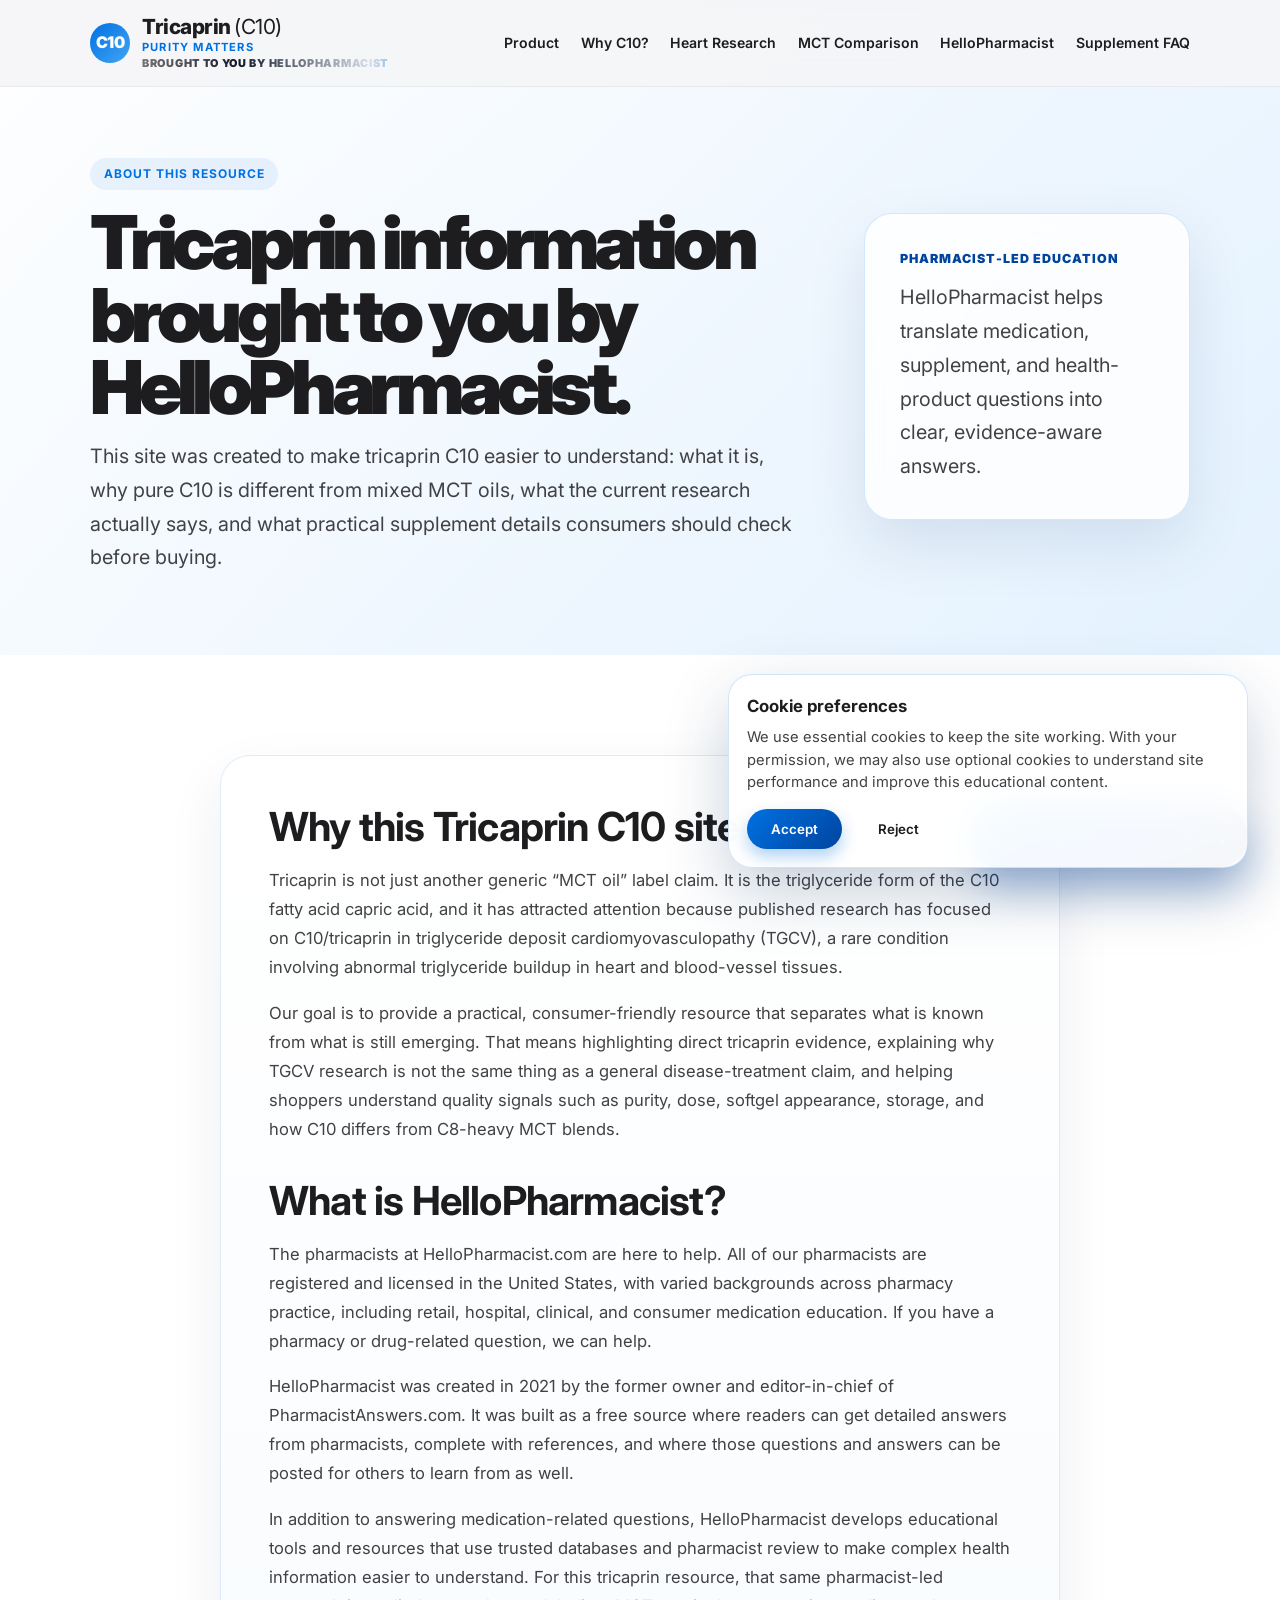
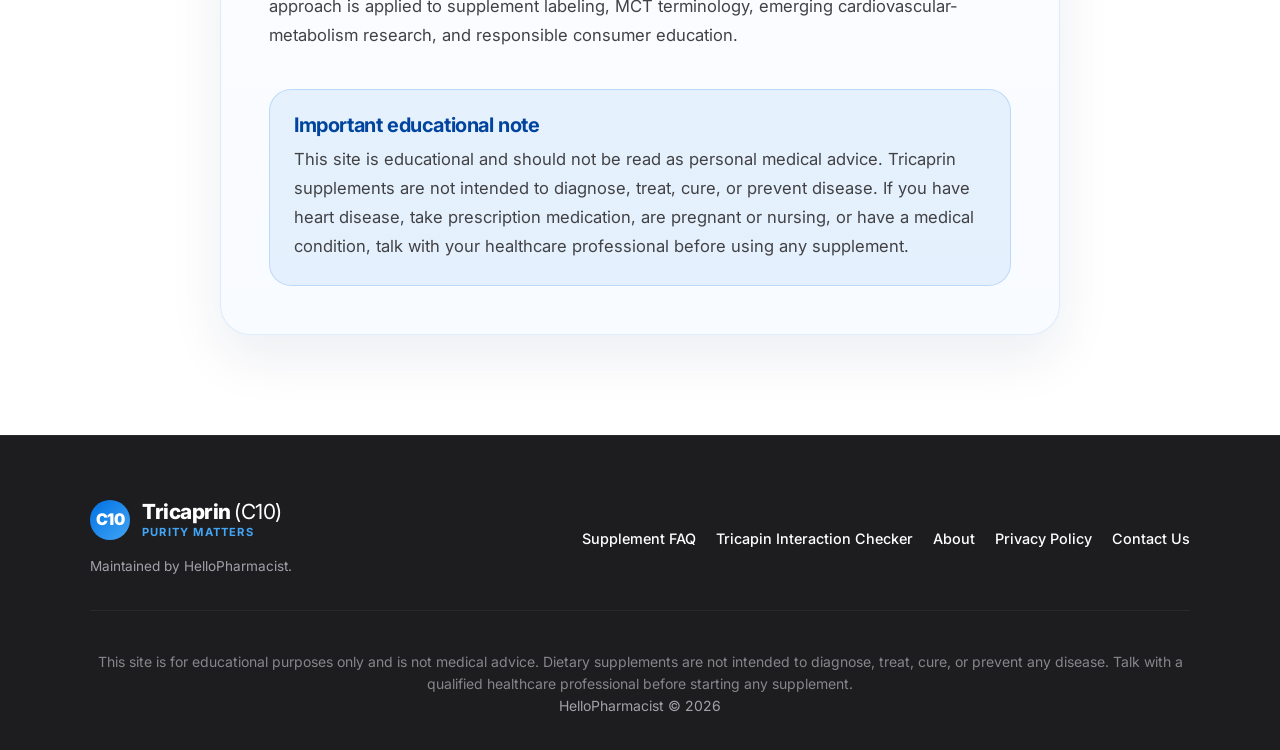
<file: about.html>
<!DOCTYPE html>
<html lang="en">
<head>
  <meta charset="UTF-8">
  <meta name="viewport" content="width=device-width, initial-scale=1.0">
  <link rel="icon" type="image/png" href="assets/img/Tricaprin%20Icon.png">
  <link rel="apple-touch-icon" href="assets/img/Tricaprin%20Icon.png">
  <title>About This Tricaprin C10 Resource | HelloPharmacist</title>
  <meta name="description" content="Learn about this Tricaprin C10 resource, why HelloPharmacist created it, and how licensed pharmacists translate emerging tricaprin research for consumers.">
  <link rel="canonical" href="https://tricaprin-c10.com/about">
  <link rel="stylesheet" href="assets/css/styles.css">
  <link href="https://fonts.googleapis.com/css2?family=Inter:wght@400;500;600;700;900&display=swap" rel="stylesheet">
  <script defer src="assets/js/main.js"></script>
</head>
<body class="info-page">
  <nav class="navbar">
    <div class="container nav-content">
      <a href="/" class="logo" aria-label="Tricaprin C10 home">
        <span class="logo-mark">C10</span>
        <div class="logo-text">
          <strong>Tricaprin <span style="font-weight: 400;">(C10)</span></strong>
          <small>Purity Matters</small>
          <span class="logo-sponsor">Brought to you by HelloPharmacist</span>
        </div>
      </a>
      <div class="nav-links" id="site-menu">
        <a href="/#product-spotlight">Product</a>
        <a href="/#why-c10">Why C10?</a>
        <a href="/#research">Heart Research</a>
        <a href="/#compare">MCT Comparison</a>
        <a href="/#hello-pharmacist">HelloPharmacist</a>
        <a href="/faq">Supplement FAQ</a>
      </div>
      <button class="mobile-menu-toggle" type="button" aria-label="Open section menu" aria-expanded="false" aria-controls="site-menu">
        <span class="hamburger-line"></span>
        <span class="hamburger-line"></span>
        <span class="hamburger-line"></span>
      </button>
    </div>
  </nav>

  <main>
    <header class="info-hero">
      <div class="container info-hero-grid">
        <div>
          <span class="section-chip">About this resource</span>
          <h1>Tricaprin information brought to you by HelloPharmacist.</h1>
          <p>This site was created to make tricaprin C10 easier to understand: what it is, why pure C10 is different from mixed MCT oils, what the current research actually says, and what practical supplement details consumers should check before buying.</p>
        </div>
        <div class="info-hero-card">
          <strong>Pharmacist-led education</strong>
          <p>HelloPharmacist helps translate medication, supplement, and health-product questions into clear, evidence-aware answers.</p>
        </div>
      </div>
    </header>

    <section class="section info-section">
      <div class="container info-content">
        <h2>Why this Tricaprin C10 site exists</h2>
        <p>Tricaprin is not just another generic “MCT oil” label claim. It is the triglyceride form of the C10 fatty acid capric acid, and it has attracted attention because published research has focused on C10/tricaprin in triglyceride deposit cardiomyovasculopathy (TGCV), a rare condition involving abnormal triglyceride buildup in heart and blood-vessel tissues.</p>
        <p>Our goal is to provide a practical, consumer-friendly resource that separates what is known from what is still emerging. That means highlighting direct tricaprin evidence, explaining why TGCV research is not the same thing as a general disease-treatment claim, and helping shoppers understand quality signals such as purity, dose, softgel appearance, storage, and how C10 differs from C8-heavy MCT blends.</p>

        <h2>What is HelloPharmacist?</h2>
        <p>The pharmacists at HelloPharmacist.com are here to help. All of our pharmacists are registered and licensed in the United States, with varied backgrounds across pharmacy practice, including retail, hospital, clinical, and consumer medication education. If you have a pharmacy or drug-related question, we can help.</p>
        <p>HelloPharmacist was created in 2021 by the former owner and editor-in-chief of PharmacistAnswers.com. It was built as a free source where readers can get detailed answers from pharmacists, complete with references, and where those questions and answers can be posted for others to learn from as well.</p>
        <p>In addition to answering medication-related questions, HelloPharmacist develops educational tools and resources that use trusted databases and pharmacist review to make complex health information easier to understand. For this tricaprin resource, that same pharmacist-led approach is applied to supplement labeling, MCT terminology, emerging cardiovascular-metabolism research, and responsible consumer education.</p>

        <div class="info-callout">
          <h3>Important educational note</h3>
          <p>This site is educational and should not be read as personal medical advice. Tricaprin supplements are not intended to diagnose, treat, cure, or prevent disease. If you have heart disease, take prescription medication, are pregnant or nursing, or have a medical condition, talk with your healthcare professional before using any supplement.</p>
        </div>
      </div>
    </section>
  </main>

  <a href="https://www.amazon.com/100-Pure-Tricaprin-Softgels-Cardiovascular/dp/B0GRS9SKPK/" class="floating-buy-btn" target="_blank" rel="noopener" aria-label="Buy Pure Tricaprin today on Amazon">
    <span class="floating-buy-icon">🛒</span>
    <span>Buy Pure Tricaprin Today</span>
  </a>

  <footer class="footer">
    <div class="container footer-content">
      <div class="footer-brand">
        <div style="display: flex; align-items: center; gap: 0.75rem; margin-bottom: 1rem;">
          <span class="logo-mark">C10</span>
          <div class="logo-text" style="color: white;">
            <strong style="color: white;">Tricaprin <span style="font-weight: 400;">(C10)</span></strong>
            <small style="color: #42a5f5;">Purity Matters</small>
          </div>
        </div>
        <p>Maintained by HelloPharmacist.</p>
      </div>
      <div class="footer-links">
        <a href="/faq">Supplement FAQ</a>
        <a href="/mct-interactions">Tricapin Interaction Checker</a>
        <a href="/about">About</a>
        <a href="/privacy">Privacy Policy</a>
        <a href="/contact">Contact Us</a>
      </div>
    </div>
    <div class="container text-center mt-4">
      <p class="text-sm text-muted">This site is for educational purposes only and is not medical advice. Dietary supplements are not intended to diagnose, treat, cure, or prevent any disease. Talk with a qualified healthcare professional before starting any supplement.</p>
      <p class="text-sm mt-2">HelloPharmacist &copy; 2026</p>
    </div>
  </footer>
</body>
</html>
</file>
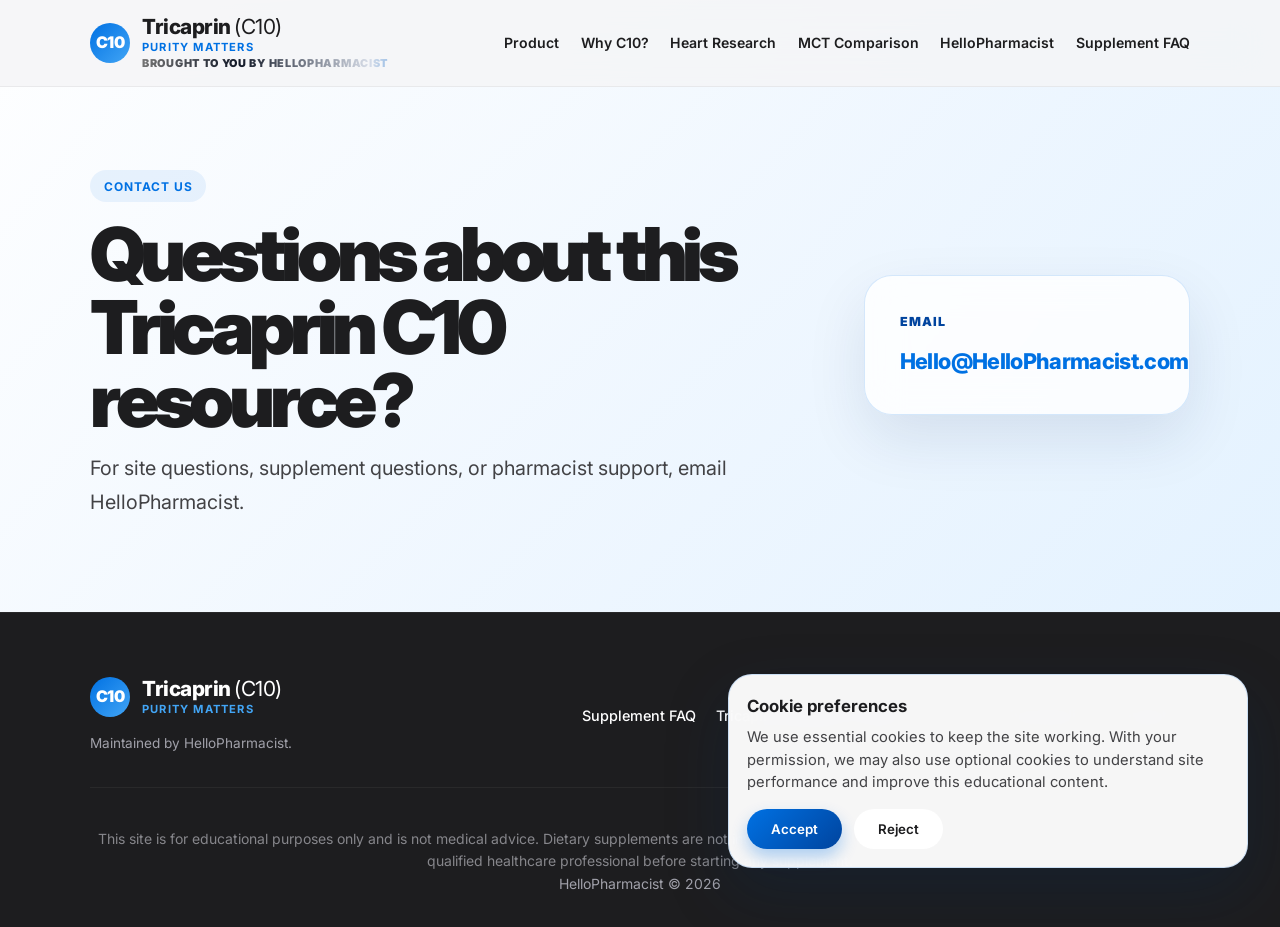
<file: contact.html>
<!DOCTYPE html>
<html lang="en">
<head>
  <meta charset="UTF-8">
  <meta name="viewport" content="width=device-width, initial-scale=1.0">
  <link rel="icon" type="image/png" href="assets/img/Tricaprin%20Icon.png">
  <link rel="apple-touch-icon" href="assets/img/Tricaprin%20Icon.png">
  <title>Contact Us | Tricaprin C10</title>
  <meta name="description" content="Contact HelloPharmacist about this Tricaprin C10 educational resource.">
  <link rel="canonical" href="https://tricaprin-c10.com/contact">
  <link rel="stylesheet" href="assets/css/styles.css">
  <link href="https://fonts.googleapis.com/css2?family=Inter:wght@400;500;600;700;900&display=swap" rel="stylesheet">
  <script defer src="assets/js/main.js"></script>
</head>
<body class="info-page">
  <nav class="navbar">
    <div class="container nav-content">
      <a href="/" class="logo" aria-label="Tricaprin C10 home">
        <span class="logo-mark">C10</span>
        <div class="logo-text"><strong>Tricaprin <span style="font-weight: 400;">(C10)</span></strong><small>Purity Matters</small><span class="logo-sponsor">Brought to you by HelloPharmacist</span></div>
      </a>
      <div class="nav-links" id="site-menu">
        <a href="/#product-spotlight">Product</a><a href="/#why-c10">Why C10?</a><a href="/#research">Heart Research</a><a href="/#compare">MCT Comparison</a><a href="/#hello-pharmacist">HelloPharmacist</a><a href="/faq">Supplement FAQ</a>
      </div>
      <button class="mobile-menu-toggle" type="button" aria-label="Open section menu" aria-expanded="false" aria-controls="site-menu"><span class="hamburger-line"></span><span class="hamburger-line"></span><span class="hamburger-line"></span></button>
    </div>
  </nav>

  <main>
    <header class="info-hero compact-info-hero">
      <div class="container info-hero-grid">
        <div>
          <span class="section-chip">Contact us</span>
          <h1>Questions about this Tricaprin C10 resource?</h1>
          <p>For site questions, supplement questions, or pharmacist support, email HelloPharmacist.</p>
        </div>
        <div class="contact-card">
          <span>Email</span>
          <a href="mailto:Hello@HelloPharmacist.com">Hello@HelloPharmacist.com</a>
        </div>
      </div>
    </header>
  </main>

  <footer class="footer">
    <div class="container footer-content">
      <div class="footer-brand"><div style="display: flex; align-items: center; gap: 0.75rem; margin-bottom: 1rem;"><span class="logo-mark">C10</span><div class="logo-text" style="color: white;"><strong style="color: white;">Tricaprin <span style="font-weight: 400;">(C10)</span></strong><small style="color: #42a5f5;">Purity Matters</small></div></div><p>Maintained by HelloPharmacist.</p></div>
      <div class="footer-links"><a href="/faq">Supplement FAQ</a><a href="/mct-interactions">Tricapin Interaction Checker</a>
        <a href="/about">About</a><a href="/privacy">Privacy Policy</a><a href="/contact">Contact Us</a></div>
    </div>
    <div class="container text-center mt-4"><p class="text-sm text-muted">This site is for educational purposes only and is not medical advice. Dietary supplements are not intended to diagnose, treat, cure, or prevent any disease. Talk with a qualified healthcare professional before starting any supplement.</p><p class="text-sm mt-2">HelloPharmacist &copy; 2026</p></div>
  </footer>
</body>
</html>
</file>
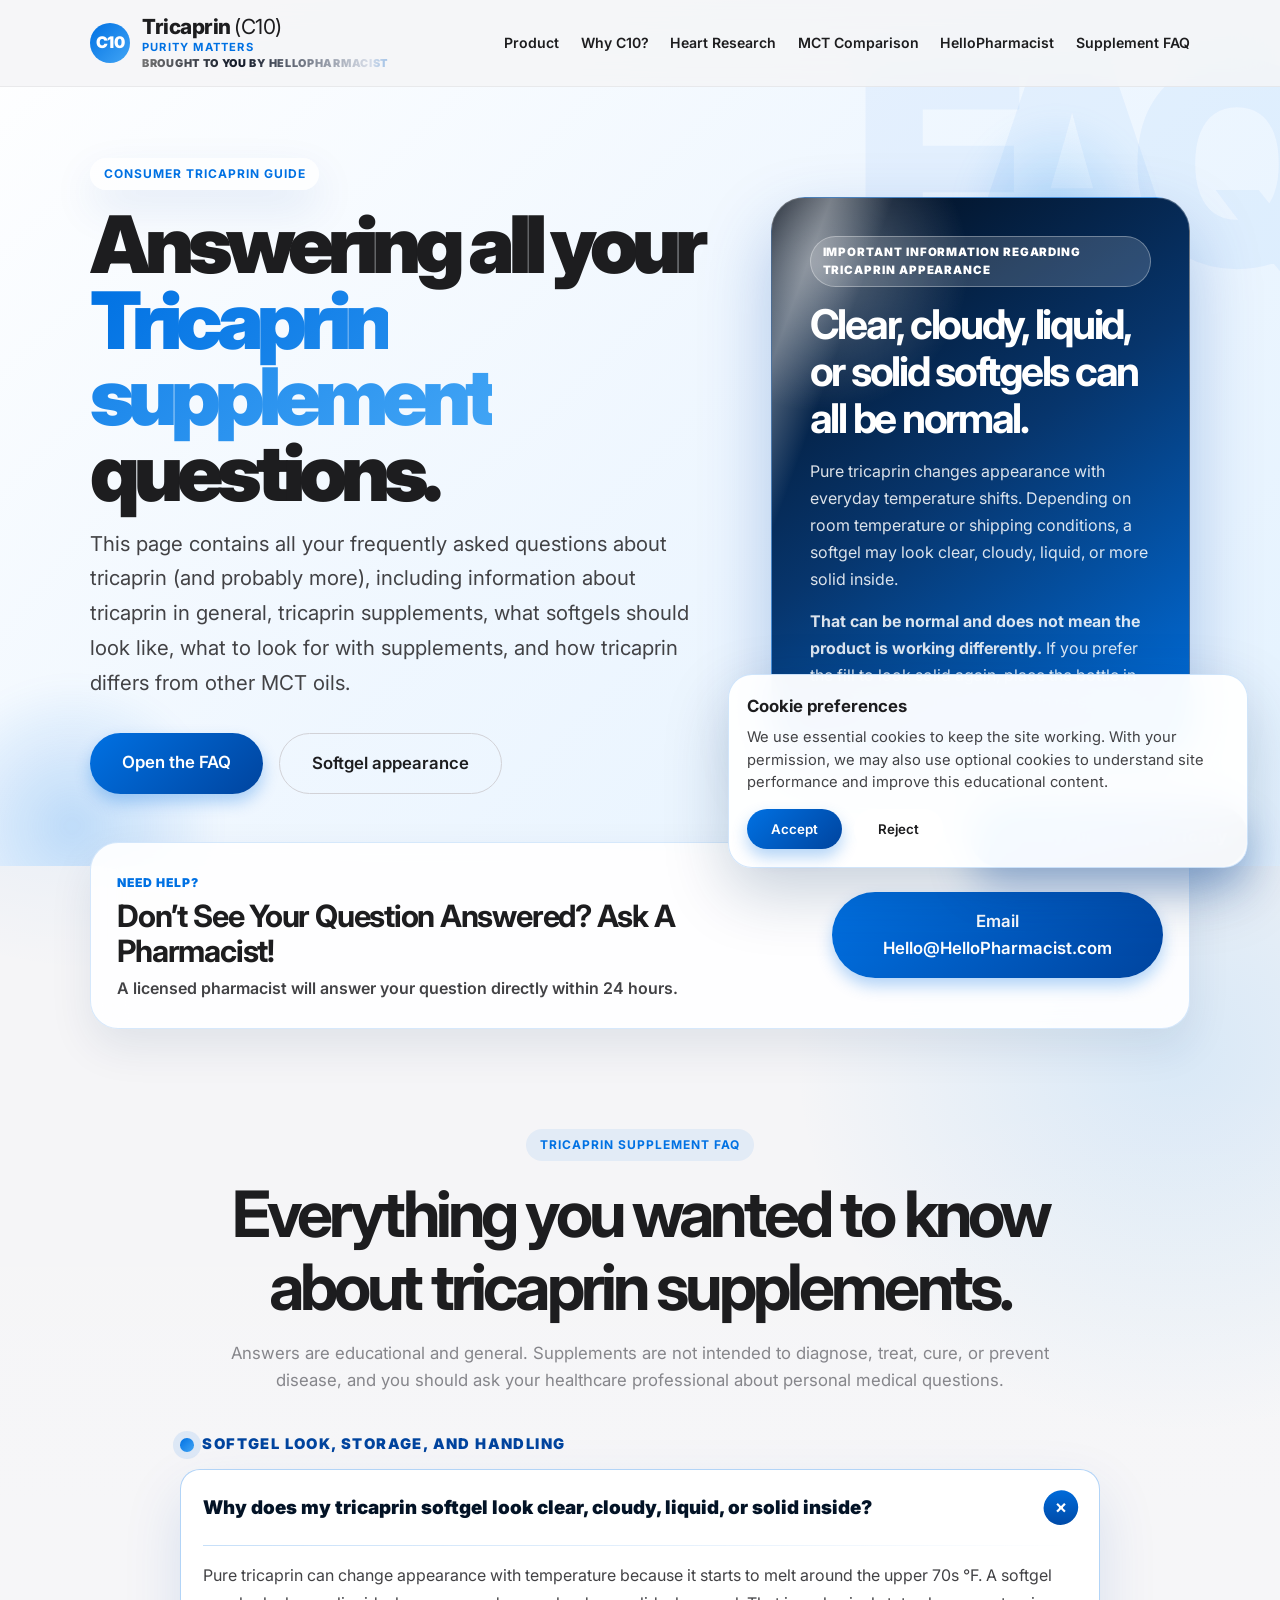
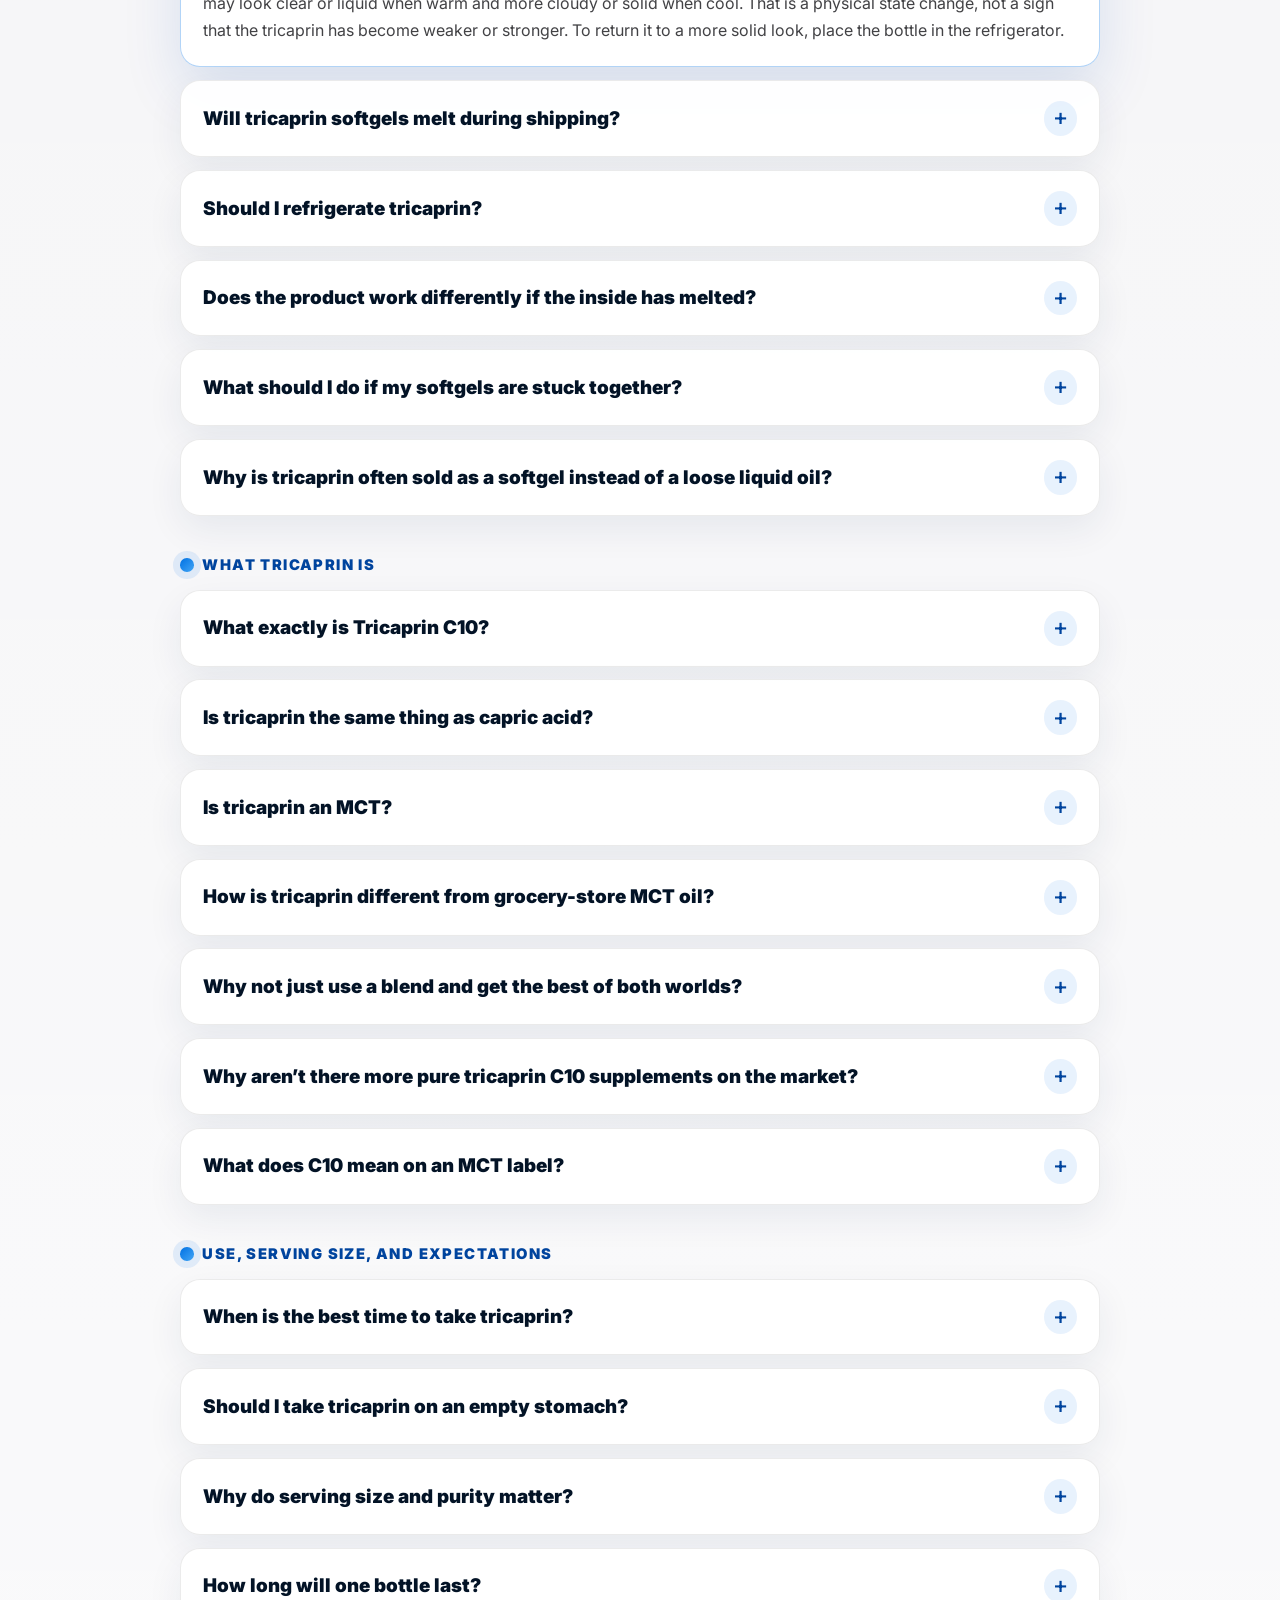
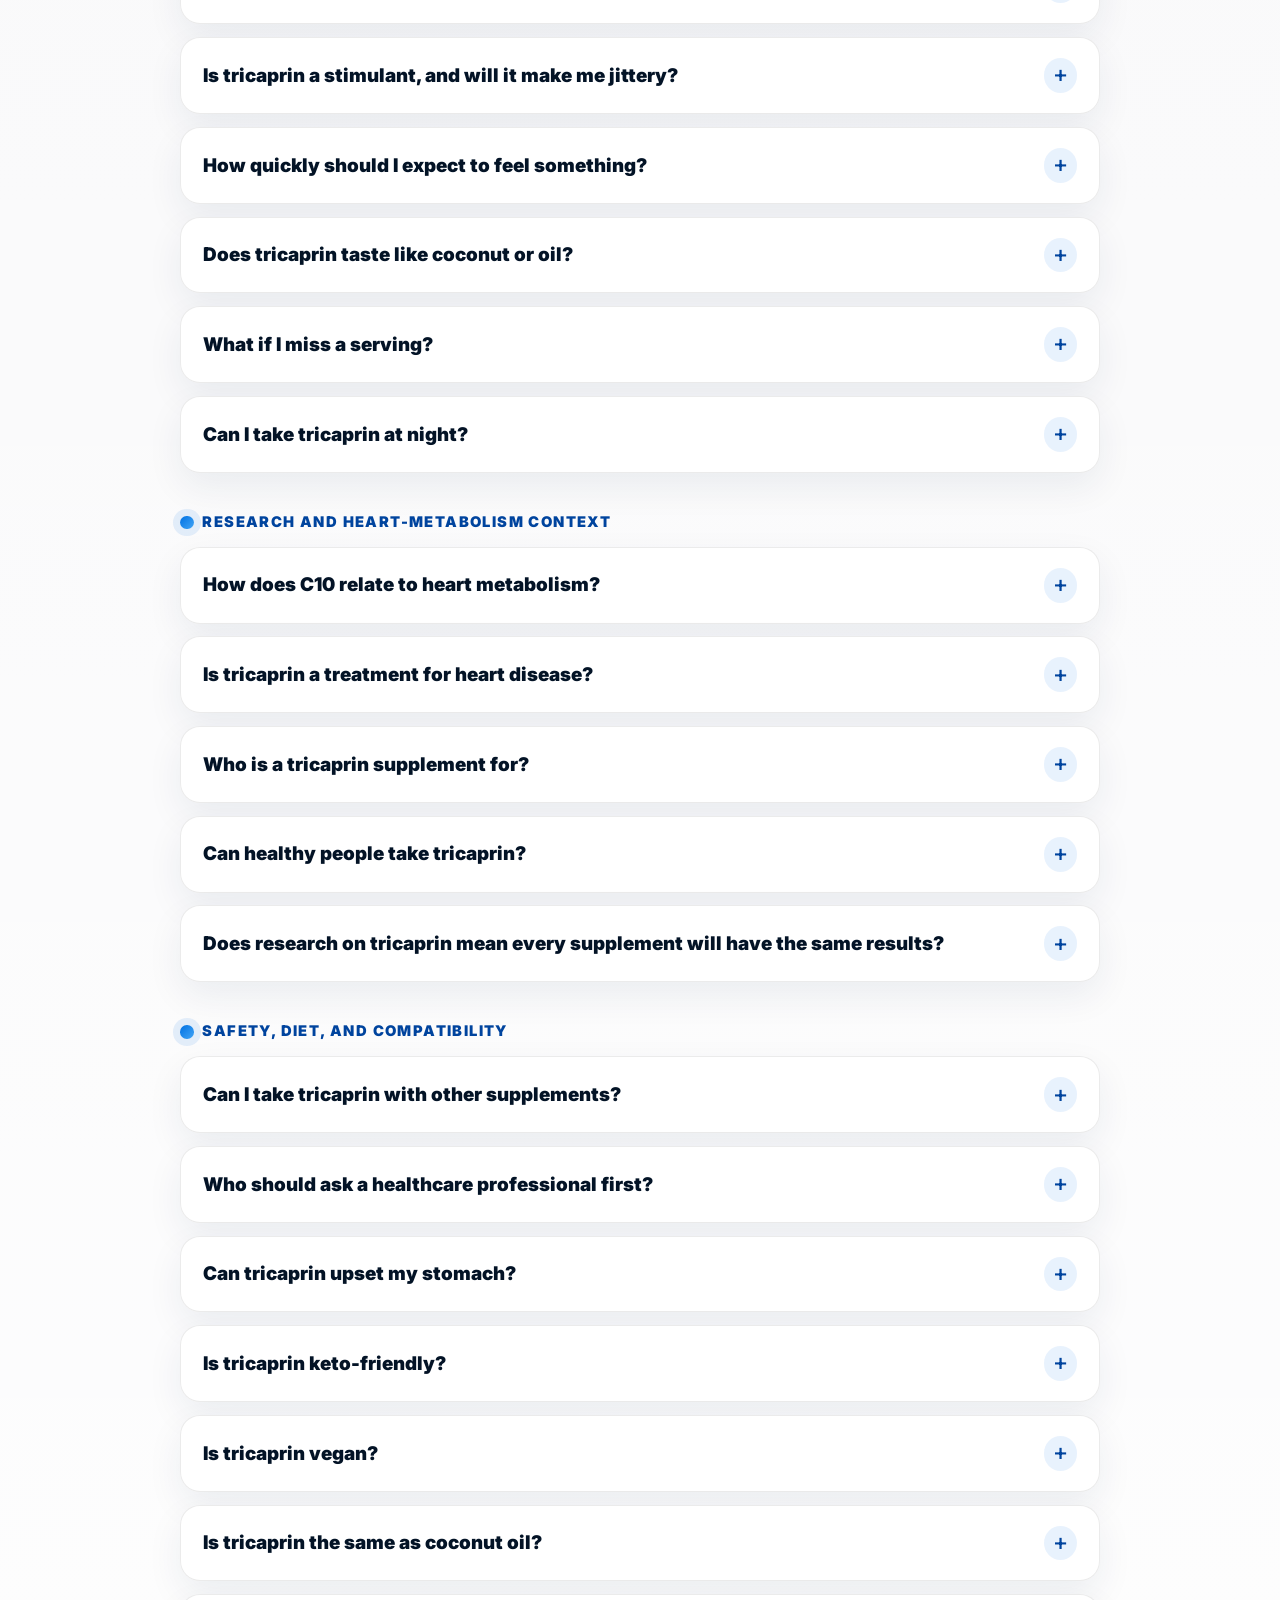
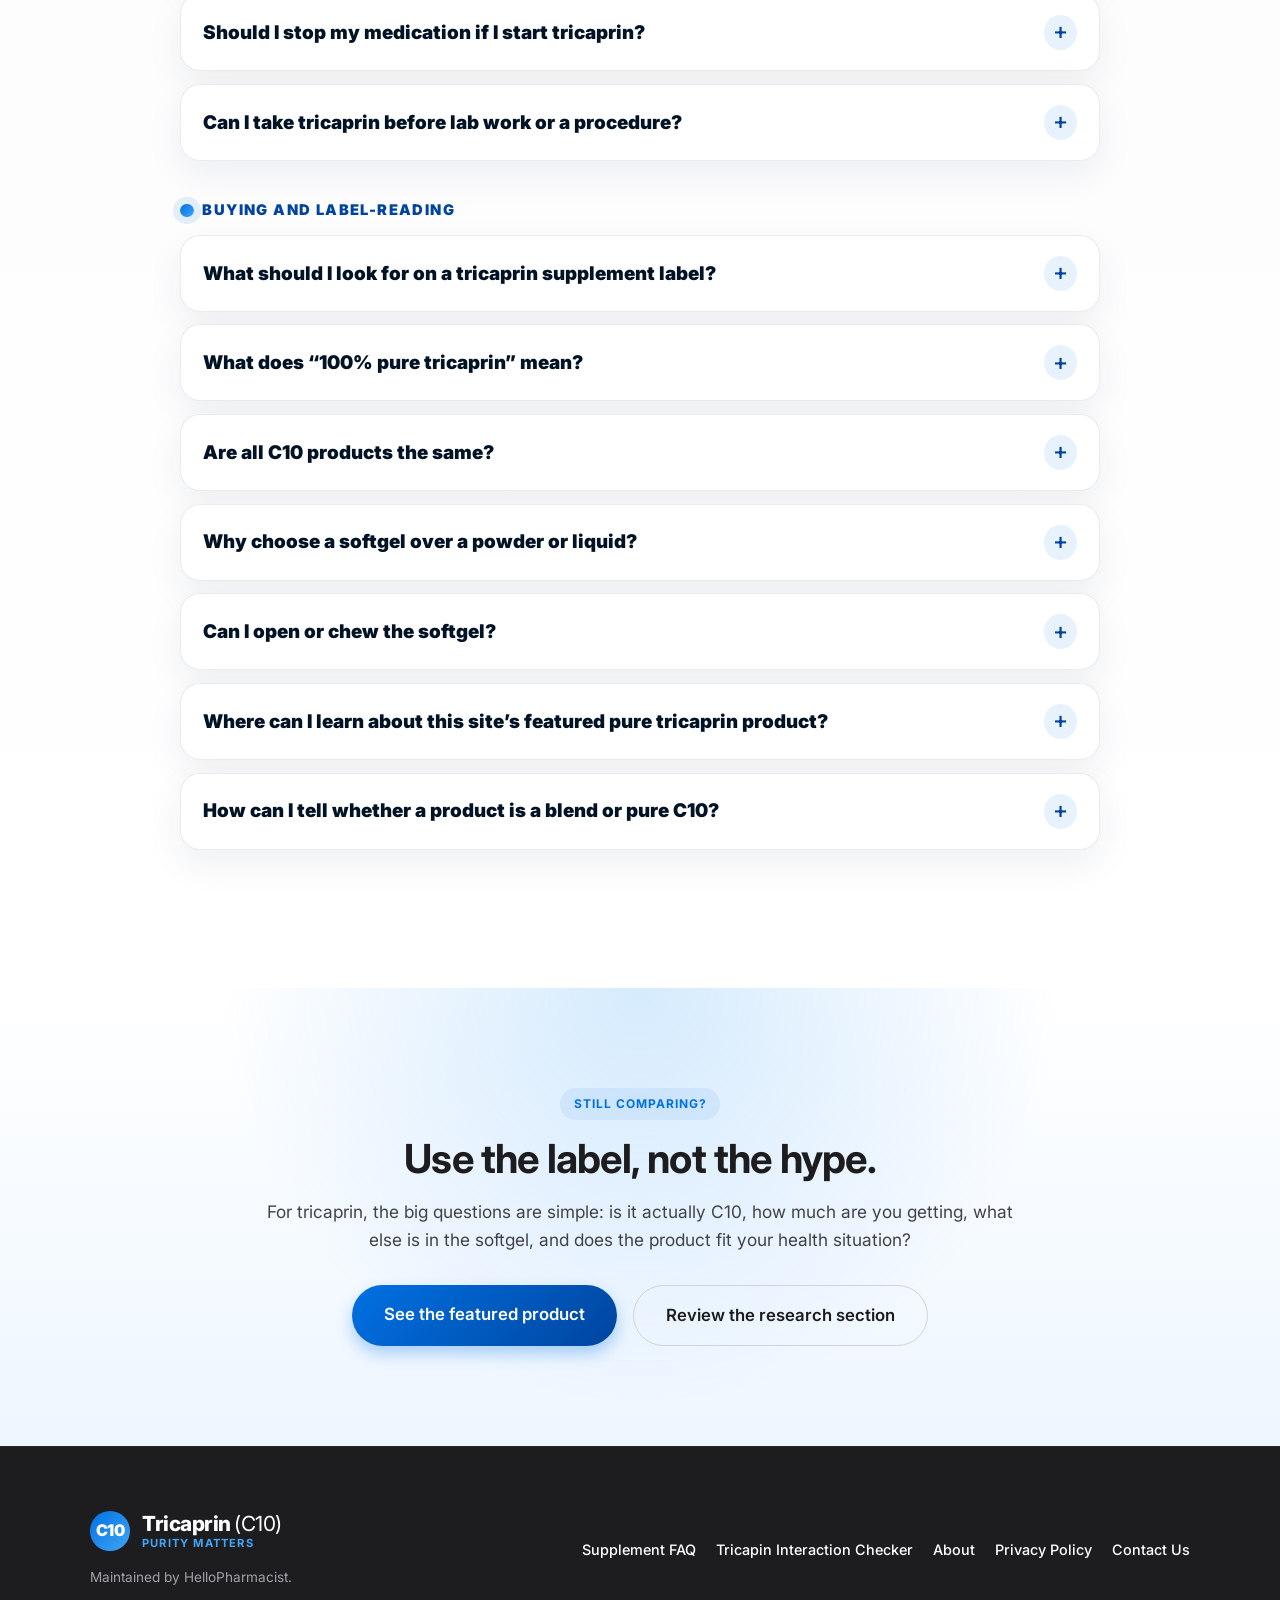
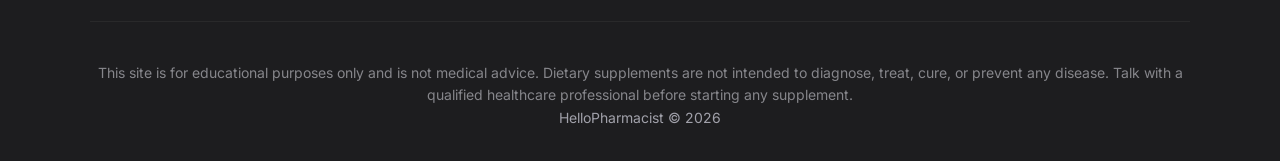
<file: faq.html>
<!DOCTYPE html>
<html lang="en">
<head>
  <meta charset="UTF-8">
  <meta name="viewport" content="width=device-width, initial-scale=1.0">
  <link rel="icon" type="image/png" href="assets/img/Tricaprin%20Icon.png">
  <link rel="apple-touch-icon" href="assets/img/Tricaprin%20Icon.png">
  <title>Answering All Your Tricaprin Supplement Questions | FAQ</title>
  <meta name="description" content="A consumer-friendly FAQ about tricaprin C10 supplements, softgel appearance, purity, dosing, storage, MCT comparisons, and safety considerations.">
  <link rel="canonical" href="https://tricaprin-c10.com/faq">
  <link rel="stylesheet" href="assets/css/styles.css">
  <link href="https://fonts.googleapis.com/css2?family=Inter:wght@400;500;600;700;900&display=swap" rel="stylesheet">
  <script defer src="assets/js/main.js"></script>
</head>
<body class="faq-page">
  <nav class="navbar">
    <div class="container nav-content">
      <a href="/" class="logo" aria-label="Tricaprin C10 home">
        <span class="logo-mark">C10</span>
        <div class="logo-text">
          <strong>Tricaprin <span style="font-weight: 400;">(C10)</span></strong>
          <small>Purity Matters</small>
          <span class="logo-sponsor">Brought to you by HelloPharmacist</span>
        </div>
      </a>
      <div class="nav-links" id="site-menu">
        <a href="/#product-spotlight">Product</a>
        <a href="/#why-c10">Why C10?</a>
        <a href="/#research">Heart Research</a>
        <a href="/#compare">MCT Comparison</a>
        <a href="/#hello-pharmacist">HelloPharmacist</a>
        <a href="/faq" aria-current="page">Supplement FAQ</a>
      </div>
      <button class="mobile-menu-toggle" type="button" aria-label="Open section menu" aria-expanded="false" aria-controls="site-menu">
        <span class="hamburger-line"></span>
        <span class="hamburger-line"></span>
        <span class="hamburger-line"></span>
      </button>
    </div>
  </nav>

  <header class="faq-hero">
    <div class="faq-orb faq-orb-one" aria-hidden="true"></div>
    <div class="faq-orb faq-orb-two" aria-hidden="true"></div>
    <div class="container faq-hero-grid">
      <div class="faq-hero-copy fade-in">
        <span class="section-chip faq-chip">Consumer tricaprin guide</span>
        <h1>Answering all your <span class="text-gradient">Tricaprin supplement</span> questions.</h1>
        <p class="faq-hero-lede">This page contains all your frequently asked questions about tricaprin (and probably more), including information about tricaprin in general, tricaprin supplements, what softgels should look like, what to look for with supplements, and how tricaprin differs from other MCT oils.</p>
        <div class="faq-hero-actions">
          <a href="#faq-list" class="btn btn-primary btn-lg">Open the FAQ</a>
          <a href="#softgel-appearance" class="btn btn-outline btn-lg">Softgel appearance</a>
        </div>
      </div>
      <div class="faq-hero-card fade-in delay-1" id="softgel-appearance">
        <span class="faq-card-kicker">Important Information Regarding Tricaprin Appearance</span>
        <h2>Clear, cloudy, liquid, or solid softgels can all be normal.</h2>
        <p>Pure tricaprin changes appearance with everyday temperature shifts. Depending on room temperature or shipping conditions, a softgel may look clear, cloudy, liquid, or more solid inside.</p>
        <p><strong>That can be normal and does not mean the product is working differently.</strong> If you prefer the fill to look solid again, place the bottle in the refrigerator until the tricaprin re-solidifies.</p>
      </div>
    </div>
  </header>

  <main>
    <section class="faq-quick-strip" aria-label="Ask a pharmacist if your question is not answered">
      <div class="container faq-question-cta">
        <div class="faq-question-cta-copy">
          <span>Need help?</span>
          <strong>Don’t See Your Question Answered? Ask A Pharmacist!</strong>
          <p>A licensed pharmacist will answer your question directly within 24 hours.</p>
        </div>
        <a href="mailto:Hello@HelloPharmacist.com?subject=Tricaprin%20FAQ%20Question" class="btn btn-primary btn-lg">Email Hello@HelloPharmacist.com</a>
      </div>
    </section>

    <section id="faq-list" class="section faq-section">
      <div class="container">
        <div class="faq-heading fade-in">
          <span class="section-chip">Tricaprin supplement FAQ</span>
          <h2>Everything you wanted to know about tricaprin supplements.</h2>
          <p>Answers are educational and general. Supplements are not intended to diagnose, treat, cure, or prevent disease, and you should ask your healthcare professional about personal medical questions.</p>
        </div>

        <div class="faq-cluster fade-in delay-1">
          <h3>Softgel look, storage, and handling</h3>
          <details class="faq-item" open>
            <summary>Why does my tricaprin softgel look clear, cloudy, liquid, or solid inside?</summary>
            <div class="faq-answer">Pure tricaprin can change appearance with temperature because it starts to melt around the upper 70s °F. A softgel may look clear or liquid when warm and more cloudy or solid when cool. That is a physical state change, not a sign that the tricaprin has become weaker or stronger. To return it to a more solid look, place the bottle in the refrigerator.</div>
          </details>
          <details class="faq-item">
            <summary>Will tricaprin softgels melt during shipping?</summary>
            <div class="faq-answer">They may soften or the fill may appear melted if the package gets warm. The softgel shell is designed to contain the fill, and the appearance of the fill can change back when cooled. If a bottle arrives leaking, damaged, or with capsules stuck together from excessive heat, contact the seller.</div>
          </details>
          <details class="faq-item">
            <summary>Should I refrigerate tricaprin?</summary>
            <div class="faq-answer">Room-temperature storage is usually appropriate unless a specific label says otherwise. Refrigeration is helpful if you want the fill to look more solid, if your home runs warm, or if you prefer a firmer softgel. Keep the bottle closed, dry, and away from direct sunlight.</div>
          </details>
          <details class="faq-item">
            <summary>Does the product work differently if the inside has melted?</summary>
            <div class="faq-answer">No. Melting is a temperature-related change in appearance. A clear, liquid-looking fill and a more solid-looking fill can both contain the same tricaprin amount. The key quality factors are identity, purity, dose, storage, and whether the softgels remain intact.</div>
          </details>
          <details class="faq-item">
            <summary>What should I do if my softgels are stuck together?</summary>
            <div class="faq-answer">If they are only lightly stuck, cooling the bottle may firm the fill and make the softgels easier to separate. Do not use capsules that are leaking, torn, unusually sticky, or damaged. If a shipment arrives in poor condition, contact the seller for help.</div>
          </details>
          <details class="faq-item">
            <summary>Why is tricaprin often sold as a softgel instead of a loose liquid oil?</summary>
            <div class="faq-answer">Pure tricaprin is solid below the high 70s °F and becomes more liquid as it warms. That makes loose-oil dosing inconvenient because it may need to melt before it can be measured accurately. A softgel contains a pre-measured dose, improves convenience, reduces mess, and helps with consistent use. Softgels can also house either a solid or liquid oil fill, so normal storage-temperature changes matter much less than they would with a loose oil bottle.</div>
          </details>
        </div>

        <div class="faq-cluster fade-in">
          <h3>What tricaprin is</h3>
          <details class="faq-item">
            <summary>What exactly is Tricaprin C10?</summary>
            <div class="faq-answer">Tricaprin is a triglyceride made of three capric acid chains. Capric acid is the C10 medium-chain fatty acid, so tricaprin is commonly discussed as a focused C10 triglyceride rather than a mixed MCT blend.</div>
          </details>
          <details class="faq-item">
            <summary>Is tricaprin the same thing as capric acid?</summary>
            <div class="faq-answer">Not exactly. Capric acid is the individual C10 fatty acid. Tricaprin is the triglyceride form, meaning three capric acid chains are attached to a glycerol backbone. Supplement labels may discuss both because tricaprin delivers C10 fatty acids after digestion.</div>
          </details>
          <details class="faq-item">
            <summary>Is tricaprin an MCT?</summary>
            <div class="faq-answer">Yes, tricaprin is a medium-chain triglyceride. The difference is specificity: tricaprin refers to C10, while many MCT oils are blends that may contain C8, C10, C12, or varying ratios depending on the product.</div>
          </details>
          <details class="faq-item">
            <summary>How is tricaprin different from grocery-store MCT oil?</summary>
            <div class="faq-answer">Many grocery-store MCT oils are designed as general wellness or energy products and often emphasize C8 or a C8/C10 blend. A tricaprin supplement is focused on C10 specifically, which is why label clarity and purity matter when shoppers are intentionally looking for tricaprin.</div>
          </details>
          <details class="faq-item">
            <summary>Why not just use a blend and get the best of both worlds?</summary>
            <div class="faq-answer">A blend can be useful for people who simply want a general MCT oil. But if someone is intentionally trying to take tricaprin C10, a blend makes the actual C10 dose less clear and adds other fatty acids that may not match the reason they chose tricaprin.</div>
          </details>
          <details class="faq-item">
            <summary>Why aren’t there more pure tricaprin C10 supplements on the market?</summary>
            <div class="faq-answer">Pure tricaprin is more specialized than commodity MCT oil. It requires focused raw-material sourcing, clear identity testing, dose planning, and manufacturing choices that are different from selling a broad MCT blend.</div>
          </details>
          <details class="faq-item">
            <summary>What does C10 mean on an MCT label?</summary>
            <div class="faq-answer">C10 refers to capric acid, a 10-carbon medium-chain fatty acid. Some MCT labels list C8, C10, and C12 percentages. If you want tricaprin specifically, look for clear wording that identifies tricaprin or C10 content rather than only “MCT oil.”</div>
          </details>
        </div>

        <div class="faq-cluster fade-in">
          <h3>Use, serving size, and expectations</h3>
          <details class="faq-item">
            <summary>When is the best time to take tricaprin?</summary>
            <div class="faq-answer">Many people take fat-based supplements with a meal or snack because that can be easier on the stomach. The best timing is the timing you can use consistently and that matches the directions on your product label.</div>
          </details>
          <details class="faq-item">
            <summary>Should I take tricaprin on an empty stomach?</summary>
            <div class="faq-answer">Some people tolerate MCTs on an empty stomach, while others notice stomach upset. If you are new to tricaprin or MCT supplements, taking it with food is often the gentler starting point.</div>
          </details>
          <details class="faq-item">
            <summary>Why do serving size and purity matter?</summary>
            <div class="faq-answer">Purity affects how much actual C10 you receive per serving. If a product is a blend, the total oil amount is not the same as the tricaprin amount. Consumers comparing products should look for the actual C10 or tricaprin content, not only the capsule count or total oil weight.</div>
          </details>
          <details class="faq-item">
            <summary>How long will one bottle last?</summary>
            <div class="faq-answer">That depends on the capsule count and labeled serving size. For example, a 120-softgel bottle lasts 120 days at one softgel per day, 60 days at two softgels per day, or 30 days at four softgels per day.</div>
          </details>
          <details class="faq-item">
            <summary>Is tricaprin a stimulant, and will it make me jittery?</summary>
            <div class="faq-answer">Tricaprin is a fat-based supplement, not caffeine or a stimulant. It should not feel like a stimulant. If you feel unusual effects after any supplement, stop use and ask a healthcare professional.</div>
          </details>
          <details class="faq-item">
            <summary>How quickly should I expect to feel something?</summary>
            <div class="faq-answer">Many people should not expect a dramatic immediate sensation. Tricaprin is often chosen for its specific C10 content and research interest, not because it produces a stimulant-like feeling.</div>
          </details>
          <details class="faq-item">
            <summary>Does tricaprin taste like coconut or oil?</summary>
            <div class="faq-answer">Softgels usually minimize taste. If a capsule is swallowed intact, most people should not notice much flavor compared with drinking a liquid MCT oil.</div>
          </details>
          <details class="faq-item">
            <summary>What if I miss a serving?</summary>
            <div class="faq-answer">For most supplement routines, simply resume with the next labeled serving. Do not double up unless your healthcare professional or the specific product directions tell you to do so.</div>
          </details>
          <details class="faq-item">
            <summary>Can I take tricaprin at night?</summary>
            <div class="faq-answer">Many people can take fat-based supplements at a time that fits their routine. If you notice digestive discomfort when taking it late, move the serving earlier in the day or take it with a meal.</div>
          </details>
        </div>

        <div class="faq-cluster fade-in">
          <h3>Research and heart-metabolism context</h3>
          <details class="faq-item">
            <summary>How does C10 relate to heart metabolism?</summary>
            <div class="faq-answer">Tricaprin is being discussed because C10 is involved in emerging research about cellular lipid handling and cardiovascular metabolism. This does not mean a supplement is proven to treat heart disease. It means C10 is a specific nutrient form with a research story that is different from generic MCT oil.</div>
          </details>
          <details class="faq-item">
            <summary>Is tricaprin a treatment for heart disease?</summary>
            <div class="faq-answer">No dietary supplement should be treated as a substitute for diagnosis, prescribed medications, procedures, or care from a qualified clinician. If you have heart disease, chest pain, heart failure, abnormal labs, or medication questions, talk with your healthcare professional before starting tricaprin.</div>
          </details>
          <details class="faq-item">
            <summary>Who is a tricaprin supplement for?</summary>
            <div class="faq-answer">It may interest consumers who specifically want C10 rather than a mixed MCT oil, people following emerging nutrition research, and shoppers who value a clearly labeled softgel serving. It is not for replacing medical care or self-treating a condition.</div>
          </details>
          <details class="faq-item">
            <summary>Can healthy people take tricaprin?</summary>
            <div class="faq-answer">Many supplements are used by generally healthy adults, but personal suitability depends on diet, medical history, medications, allergies, and goals. Follow the label and ask a healthcare professional if you are unsure.</div>
          </details>
          <details class="faq-item">
            <summary>Does research on tricaprin mean every supplement will have the same results?</summary>
            <div class="faq-answer">No. Research context, dose, population, product quality, and individual health status all matter. Consumer supplements should be viewed as nutritional products, not guaranteed research outcomes or medical treatments.</div>
          </details>
        </div>

        <div class="faq-cluster fade-in">
          <h3>Safety, diet, and compatibility</h3>
          <details class="faq-item">
            <summary>Can I take tricaprin with other supplements?</summary>
            <div class="faq-answer">Often, yes, but it depends on what else you take and why. Be especially careful if you use multiple fat-based supplements, have digestive sensitivity, take prescription medicines, or have been told to follow a medically restricted diet.</div>
          </details>
          <details class="faq-item">
            <summary>Who should ask a healthcare professional first?</summary>
            <div class="faq-answer">Ask first if you are pregnant or breastfeeding, under 18, have liver, pancreas, gallbladder, digestive, cardiovascular, metabolic, or lipid disorders, take prescription medications, or are preparing for surgery.</div>
          </details>
          <details class="faq-item">
            <summary>Can tricaprin upset my stomach?</summary>
            <div class="faq-answer">Like other MCT products, tricaprin may cause digestive discomfort in some people, especially if started at a higher amount or taken without food. Consider starting with the labeled serving and taking it with a meal.</div>
          </details>
          <details class="faq-item">
            <summary>Is tricaprin keto-friendly?</summary>
            <div class="faq-answer">Tricaprin is a fat and is generally compatible with low-carbohydrate eating patterns, but exact diet fit depends on the full supplement facts panel and your personal nutrition plan.</div>
          </details>
          <details class="faq-item">
            <summary>Is tricaprin vegan?</summary>
            <div class="faq-answer">Not all tricaprin supplements are vegan. Many softgels use gelatin, which is animal-derived. Check the other ingredients if vegan, vegetarian, halal, kosher, or allergen status matters to you.</div>
          </details>
          <details class="faq-item">
            <summary>Is tricaprin the same as coconut oil?</summary>
            <div class="faq-answer">No. Coconut oil contains a mixture of fats and is not the same as a purified tricaprin supplement. A tricaprin product is designed to deliver C10 more specifically.</div>
          </details>
          <details class="faq-item">
            <summary>Should I stop my medication if I start tricaprin?</summary>
            <div class="faq-answer">No. Do not stop, start, or change any prescription medication because of a supplement without speaking with your prescriber. Tricaprin should not replace medical care.</div>
          </details>
          <details class="faq-item">
            <summary>Can I take tricaprin before lab work or a procedure?</summary>
            <div class="faq-answer">Ask your clinician. Some providers want patients to pause supplements before procedures or certain labs, especially if fasting instructions are involved. Follow the instructions from your healthcare team.</div>
          </details>
        </div>

        <div class="faq-cluster fade-in">
          <h3>Buying and label-reading</h3>
          <details class="faq-item">
            <summary>What should I look for on a tricaprin supplement label?</summary>
            <div class="faq-answer">Look for the actual amount of tricaprin or C10 per serving, whether it is pure C10 or a blend, capsule count, serving size, other ingredients, manufacturing quality statements, allergen information, and storage directions.</div>
          </details>
          <details class="faq-item">
            <summary>What does “100% pure tricaprin” mean?</summary>
            <div class="faq-answer">It should mean the oil fill is tricaprin rather than a mixed MCT blend. Still, consumers should read the full supplement facts and other ingredients because the softgel shell may include ingredients such as gelatin, glycerin, and water.</div>
          </details>
          <details class="faq-item">
            <summary>Are all C10 products the same?</summary>
            <div class="faq-answer">No. Products can differ by purity, dose, dosage form, raw-material verification, softgel ingredients, serving instructions, and how transparently they disclose the actual C10 amount.</div>
          </details>
          <details class="faq-item">
            <summary>Why choose a softgel over a powder or liquid?</summary>
            <div class="faq-answer">Softgels are convenient, portable, pre-measured, and usually have little taste. Liquids may be easier to customize by teaspoon but can be messier. Powders vary widely because they often require carriers or processing aids.</div>
          </details>
          <details class="faq-item">
            <summary>Can I open or chew the softgel?</summary>
            <div class="faq-answer">It is usually best to swallow softgels as directed unless the label says otherwise. Opening or chewing may create an oily taste, mess, and less consistent use.</div>
          </details>
          <details class="faq-item">
            <summary>Where can I learn about this site’s featured pure tricaprin product?</summary>
            <div class="faq-answer">You can return to the product section on the home page or use the purchase button on this site. This FAQ also applies broadly to tricaprin supplement shoppers comparing options across the market.</div>
          </details>
          <details class="faq-item">
            <summary>How can I tell whether a product is a blend or pure C10?</summary>
            <div class="faq-answer">Read the supplement facts and other label language carefully. A blend may show a total MCT amount while listing multiple fatty acids or not specifying exact C10 content. A clearer pure C10 product should identify tricaprin or C10 plainly.</div>
          </details>
        </div>
      </div>
    </section>

    <section class="section faq-cta-section">
      <div class="container text-center fade-in">
        <span class="section-chip">Still comparing?</span>
        <h2>Use the label, not the hype.</h2>
        <p>For tricaprin, the big questions are simple: is it actually C10, how much are you getting, what else is in the softgel, and does the product fit your health situation?</p>
        <div class="faq-hero-actions center-actions">
          <a href="/#product-spotlight" class="btn btn-primary btn-lg">See the featured product</a>
          <a href="/#research" class="btn btn-outline btn-lg">Review the research section</a>
        </div>
      </div>
    </section>
  </main>

  <a href="https://www.amazon.com/100-Pure-Tricaprin-Softgels-Cardiovascular/dp/B0GRS9SKPK/" class="floating-buy-btn" target="_blank" rel="noopener" aria-label="Buy Pure Tricaprin today on Amazon">
    <span class="floating-buy-icon">🛒</span>
    <span>Buy Pure Tricaprin Today</span>
  </a>

  <footer class="footer">
    <div class="container footer-content">
      <div class="footer-brand">
        <div style="display: flex; align-items: center; gap: 0.75rem; margin-bottom: 1rem;">
          <span class="logo-mark">C10</span>
          <div class="logo-text" style="color: white;">
            <strong style="color: white;">Tricaprin <span style="font-weight: 400;">(C10)</span></strong>
            <small style="color: #42a5f5;">Purity Matters</small>
          </div>
        </div>
        <p>Maintained by HelloPharmacist.</p>
      </div>
      <div class="footer-links">
        <a href="/faq">Supplement FAQ</a>
        <a href="/mct-interactions">Tricapin Interaction Checker</a>
        <a href="/about">About</a>
        <a href="/privacy">Privacy Policy</a>
        <a href="/contact">Contact Us</a>
      </div>
    </div>
    <div class="container text-center mt-4">
      <p class="text-sm text-muted">This site is for educational purposes only and is not medical advice. Dietary supplements are not intended to diagnose, treat, cure, or prevent any disease. Talk with a qualified healthcare professional before starting any supplement.</p>
      <p class="text-sm mt-2">HelloPharmacist &copy; 2026</p>
    </div>
  </footer>
</body>
</html>
</file>
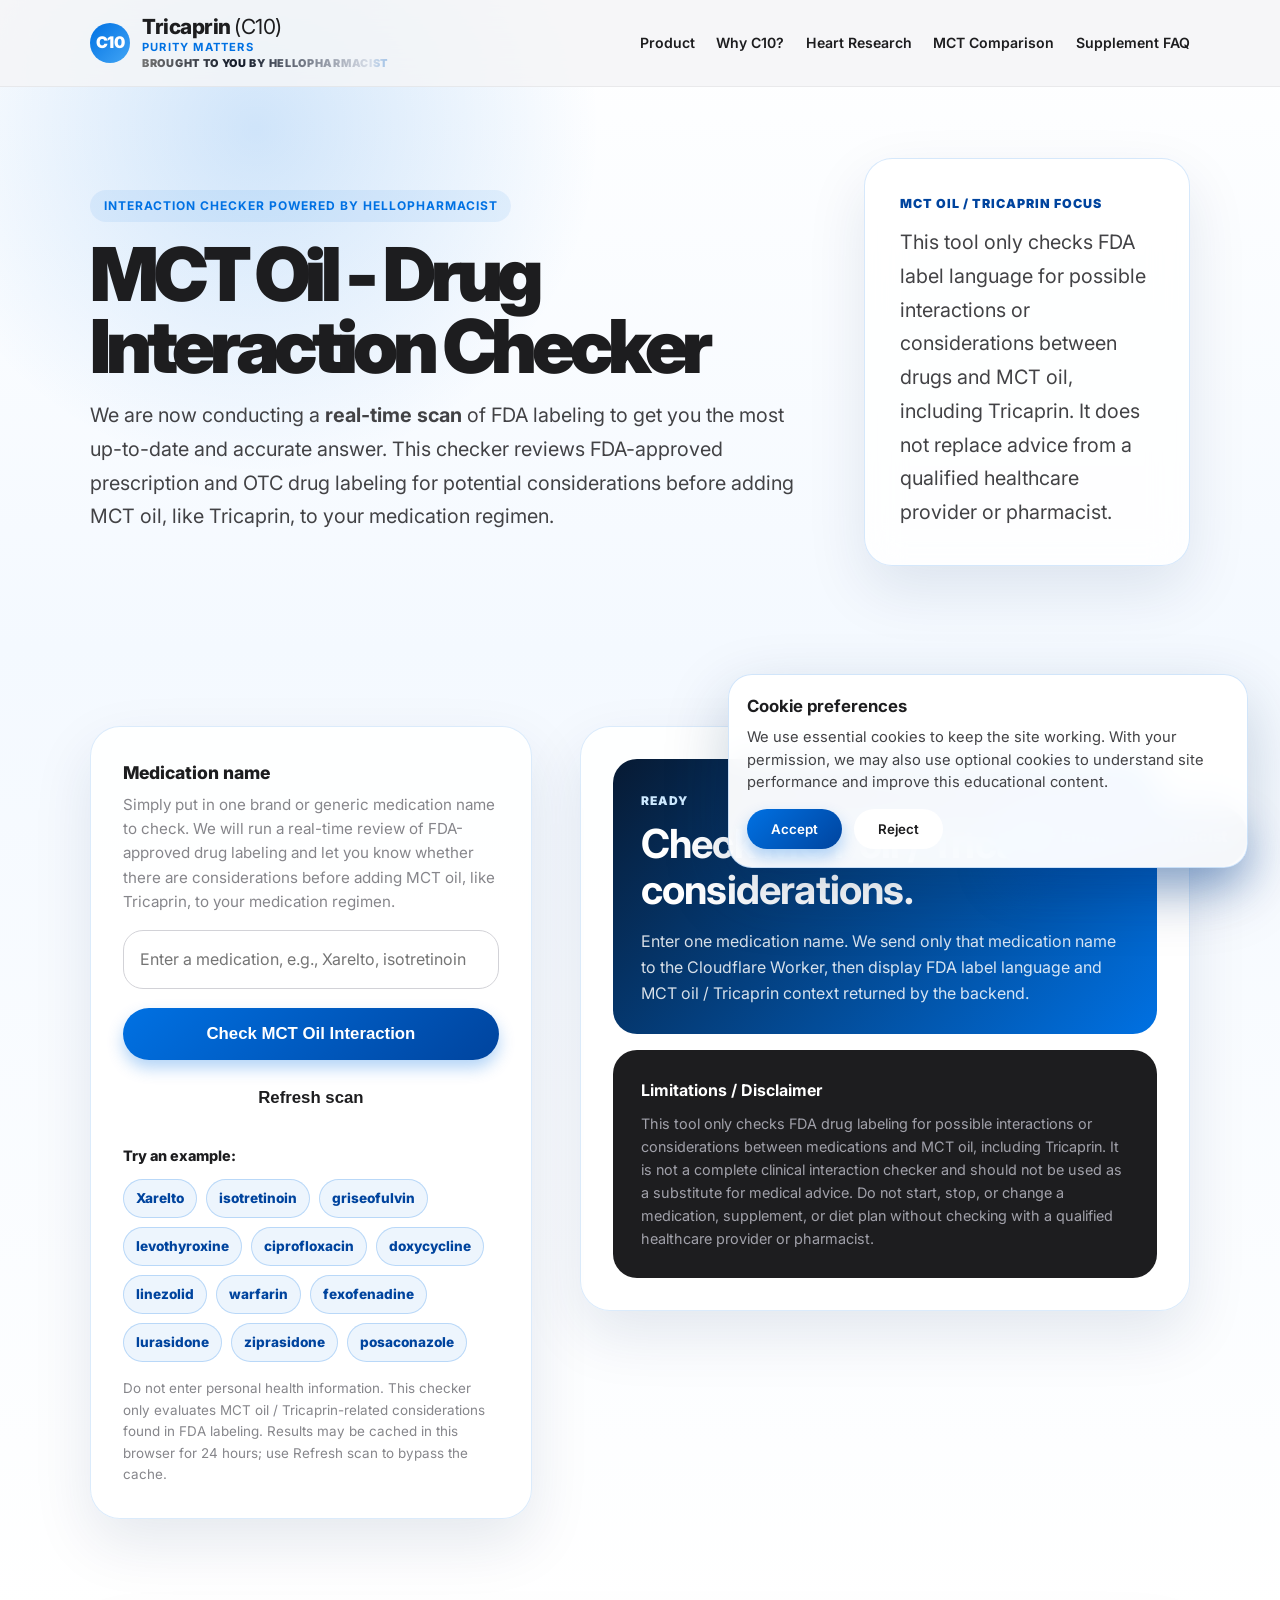
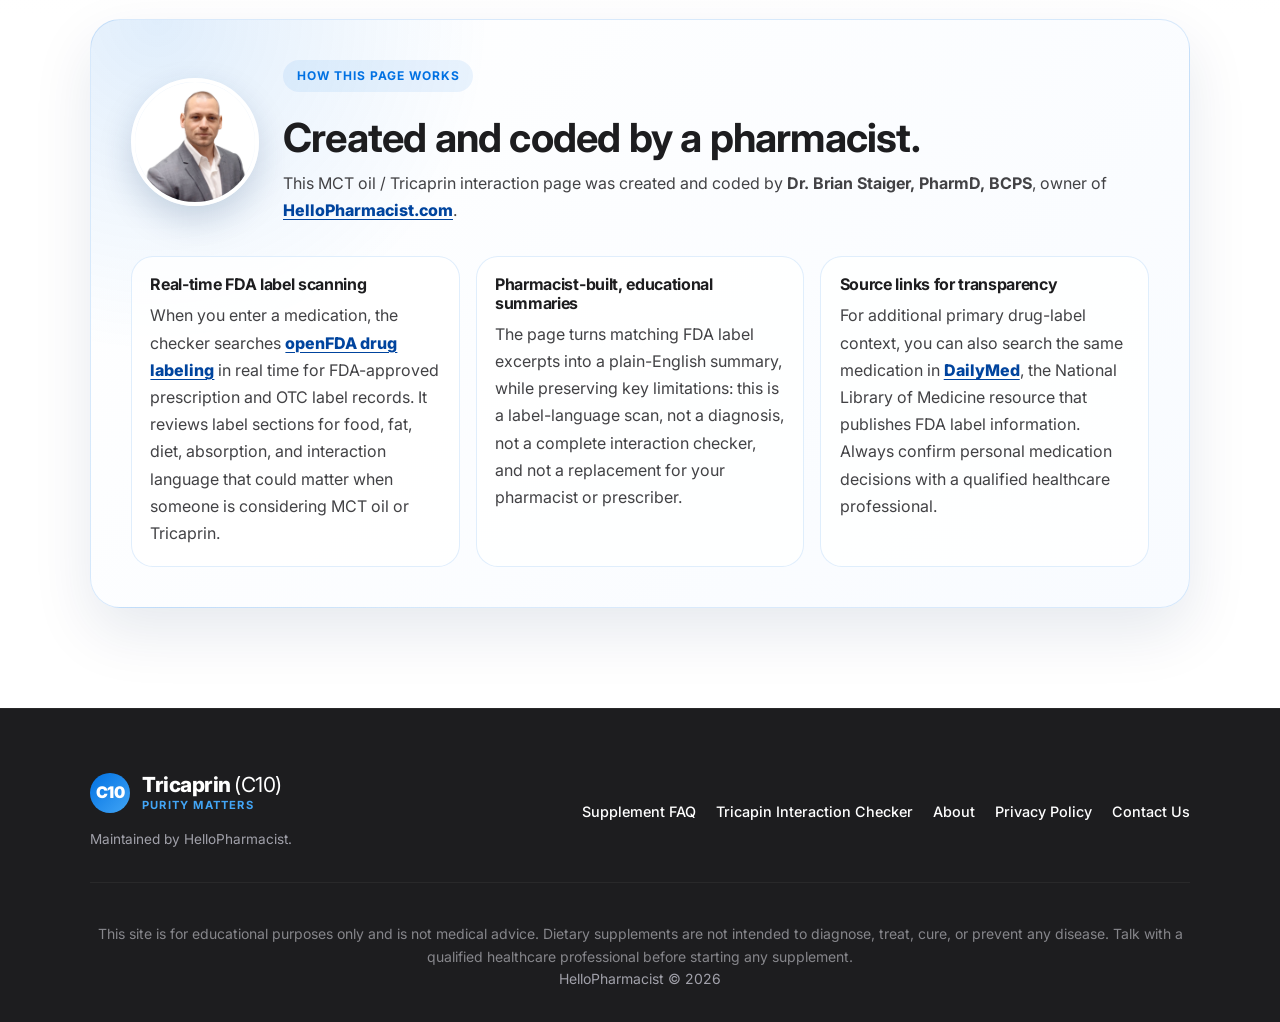
<file: mct-interactions.html>
<!DOCTYPE html>
<html lang="en">
<head>
  <meta charset="UTF-8">
  <meta name="viewport" content="width=device-width, initial-scale=1.0">
  <link rel="icon" type="image/png" href="assets/img/Tricaprin%20Icon.png">
  <link rel="apple-touch-icon" href="assets/img/Tricaprin%20Icon.png">
  <title>MCT Oil - Drug Interaction Checker | Tricaprin C10</title>
  <meta name="description" content="Check FDA-approved drug labeling for potential interactions and considerations before adding MCT oil, like Tricaprin, to your medication regimen.">
  <link rel="canonical" href="https://tricaprin-c10.com/mct-interactions">
  <link rel="stylesheet" href="assets/css/styles.css?v=mct-checker-20260614">
  <link href="https://fonts.googleapis.com/css2?family=Inter:wght@400;500;600;700;900&amp;display=swap" rel="stylesheet">
  <script defer src="assets/js/main.js"></script>
</head>
<body class="info-page interaction-page">
  <nav class="navbar">
    <div class="container nav-content">
      <a href="/" class="logo" aria-label="Tricaprin C10 home">
        <span class="logo-mark">C10</span>
        <div class="logo-text">
          <strong>Tricaprin <span style="font-weight: 400;">(C10)</span></strong>
          <small>Purity Matters</small>
          <span class="logo-sponsor">Brought to you by HelloPharmacist</span>
        </div>
      </a>
      <div class="nav-links" id="site-menu">
        <a href="/#product-spotlight">Product</a>
        <a href="/#why-c10">Why C10?</a>
        <a href="/#research">Heart Research</a>
        <a href="/#compare">MCT Comparison</a>
        <a href="/faq">Supplement FAQ</a>
      </div>
      <button class="mobile-menu-toggle" type="button" aria-label="Open section menu" aria-expanded="false" aria-controls="site-menu">
        <span class="hamburger-line"></span><span class="hamburger-line"></span><span class="hamburger-line"></span>
      </button>
    </div>
  </nav>

  <main>
    <header class="info-hero compact-info-hero interaction-hero">
      <div class="container info-hero-grid">
        <div class="fade-in">
          <span class="section-chip">Interaction Checker Powered by HelloPharmacist</span>
          <h1>MCT Oil - Drug Interaction Checker</h1>
          <p>We are now conducting a <strong>real-time scan</strong> of FDA labeling to get you the most up-to-date and accurate answer. This checker reviews FDA-approved prescription and OTC drug labeling for potential considerations before adding MCT oil, like Tricaprin, to your medication regimen.</p>
        </div>
        <div class="info-hero-card fade-in delay-1">
          <strong>MCT oil / Tricaprin focus</strong>
          <p>This tool only checks FDA label language for possible interactions or considerations between drugs and MCT oil, including Tricaprin. It does not replace advice from a qualified healthcare provider or pharmacist.</p>
        </div>
      </div>
    </header>

    <section class="section interaction-checker-section">
      <div class="container interaction-layout">
        <form class="interaction-card" id="fda-label-form">
          <label for="medication">Medication name</label>
          <p class="interaction-help">Simply put in one brand or generic medication name to check. We will run a real-time review of FDA-approved drug labeling and let you know whether there are considerations before adding MCT oil, like Tricaprin, to your medication regimen.</p>
          <input id="medication" name="medication" type="search" autocomplete="off" placeholder="Enter a medication, e.g., Xarelto, isotretinoin, levothyroxine" required>
          <button class="btn btn-primary btn-lg" type="submit">Check MCT Oil Interaction</button>
          <button class="btn btn-outline btn-lg refresh-scan-button" id="refresh-scan" type="button" hidden>Refresh scan</button>
          <div class="interaction-examples" aria-label="Example medications">
            <p>Try an example:</p>
            <div id="example-buttons" class="example-button-grid"></div>
          </div>
          <p class="interaction-privacy-note">Do not enter personal health information. This checker only evaluates MCT oil / Tricaprin-related considerations found in FDA labeling. Results may be cached in this browser for 24 hours; use Refresh scan to bypass the cache.</p>
        </form>

        <section class="interaction-results" id="interaction-results" aria-live="polite"></section>
      </div>
    </section>

    <section class="section interaction-about-section" aria-labelledby="interaction-about-title">
      <div class="container">
        <article class="interaction-about-card">
          <div class="interaction-about-author">
            <img src="assets/img/Head%20Shot.png" alt="Headshot of Dr. Brian Staiger, PharmD, BCPS" loading="lazy" width="150" height="150">
            <div>
              <span class="section-chip">How this page works</span>
              <h2 id="interaction-about-title">Created and coded by a pharmacist.</h2>
              <p>This MCT oil / Tricaprin interaction page was created and coded by <strong>Dr. Brian Staiger, PharmD, BCPS</strong>, owner of <a href="https://hellopharmacist.com/" target="_blank" rel="noopener noreferrer">HelloPharmacist.com</a>.</p>
            </div>
          </div>

          <div class="interaction-about-grid">
            <div>
              <h3>Real-time FDA label scanning</h3>
              <p>When you enter a medication, the checker searches <a href="https://open.fda.gov/apis/drug/label/" target="_blank" rel="noopener noreferrer">openFDA drug labeling</a> in real time for FDA-approved prescription and OTC label records. It reviews label sections for food, fat, diet, absorption, and interaction language that could matter when someone is considering MCT oil or Tricaprin.</p>
            </div>
            <div>
              <h3>Pharmacist-built, educational summaries</h3>
              <p>The page turns matching FDA label excerpts into a plain-English summary, while preserving key limitations: this is a label-language scan, not a diagnosis, not a complete interaction checker, and not a replacement for your pharmacist or prescriber.</p>
            </div>
            <div>
              <h3>Source links for transparency</h3>
              <p>For additional primary drug-label context, you can also search the same medication in <a href="https://dailymed.nlm.nih.gov/dailymed/" target="_blank" rel="noopener noreferrer">DailyMed</a>, the National Library of Medicine resource that publishes FDA label information. Always confirm personal medication decisions with a qualified healthcare professional.</p>
            </div>
          </div>
        </article>
      </div>
    </section>
  </main>

  <a href="https://tricaprin-c10.com/contact" class="floating-buy-btn floating-contact-btn" aria-label="Email our pharmacist through the contact page">
    <span class="floating-buy-icon">✉</span>
    <span>Email Our Pharmacist</span>
  </a>

  <footer class="footer">
    <div class="container footer-content">
      <div class="footer-brand">
        <div style="display: flex; align-items: center; gap: 0.75rem; margin-bottom: 1rem;"><span class="logo-mark">C10</span><div class="logo-text" style="color: white;"><strong style="color: white;">Tricaprin <span style="font-weight: 400;">(C10)</span></strong><small style="color: #42a5f5;">Purity Matters</small></div></div>
        <p>Maintained by HelloPharmacist.</p>
      </div>
      <div class="footer-links"><a href="/faq">Supplement FAQ</a><a href="/mct-interactions">Tricapin Interaction Checker</a><a href="/about">About</a><a href="/privacy">Privacy Policy</a><a href="/contact">Contact Us</a></div>
    </div>
    <div class="container text-center mt-4"><p class="text-sm text-muted">This site is for educational purposes only and is not medical advice. Dietary supplements are not intended to diagnose, treat, cure, or prevent any disease. Talk with a qualified healthcare professional before starting any supplement.</p><p class="text-sm mt-2">HelloPharmacist &copy; 2026</p></div>
  </footer>

  <script src="assets/js/fda-label-scanner.js?v=mct-checker-20260614"></script>
</body>
</html>
</file>
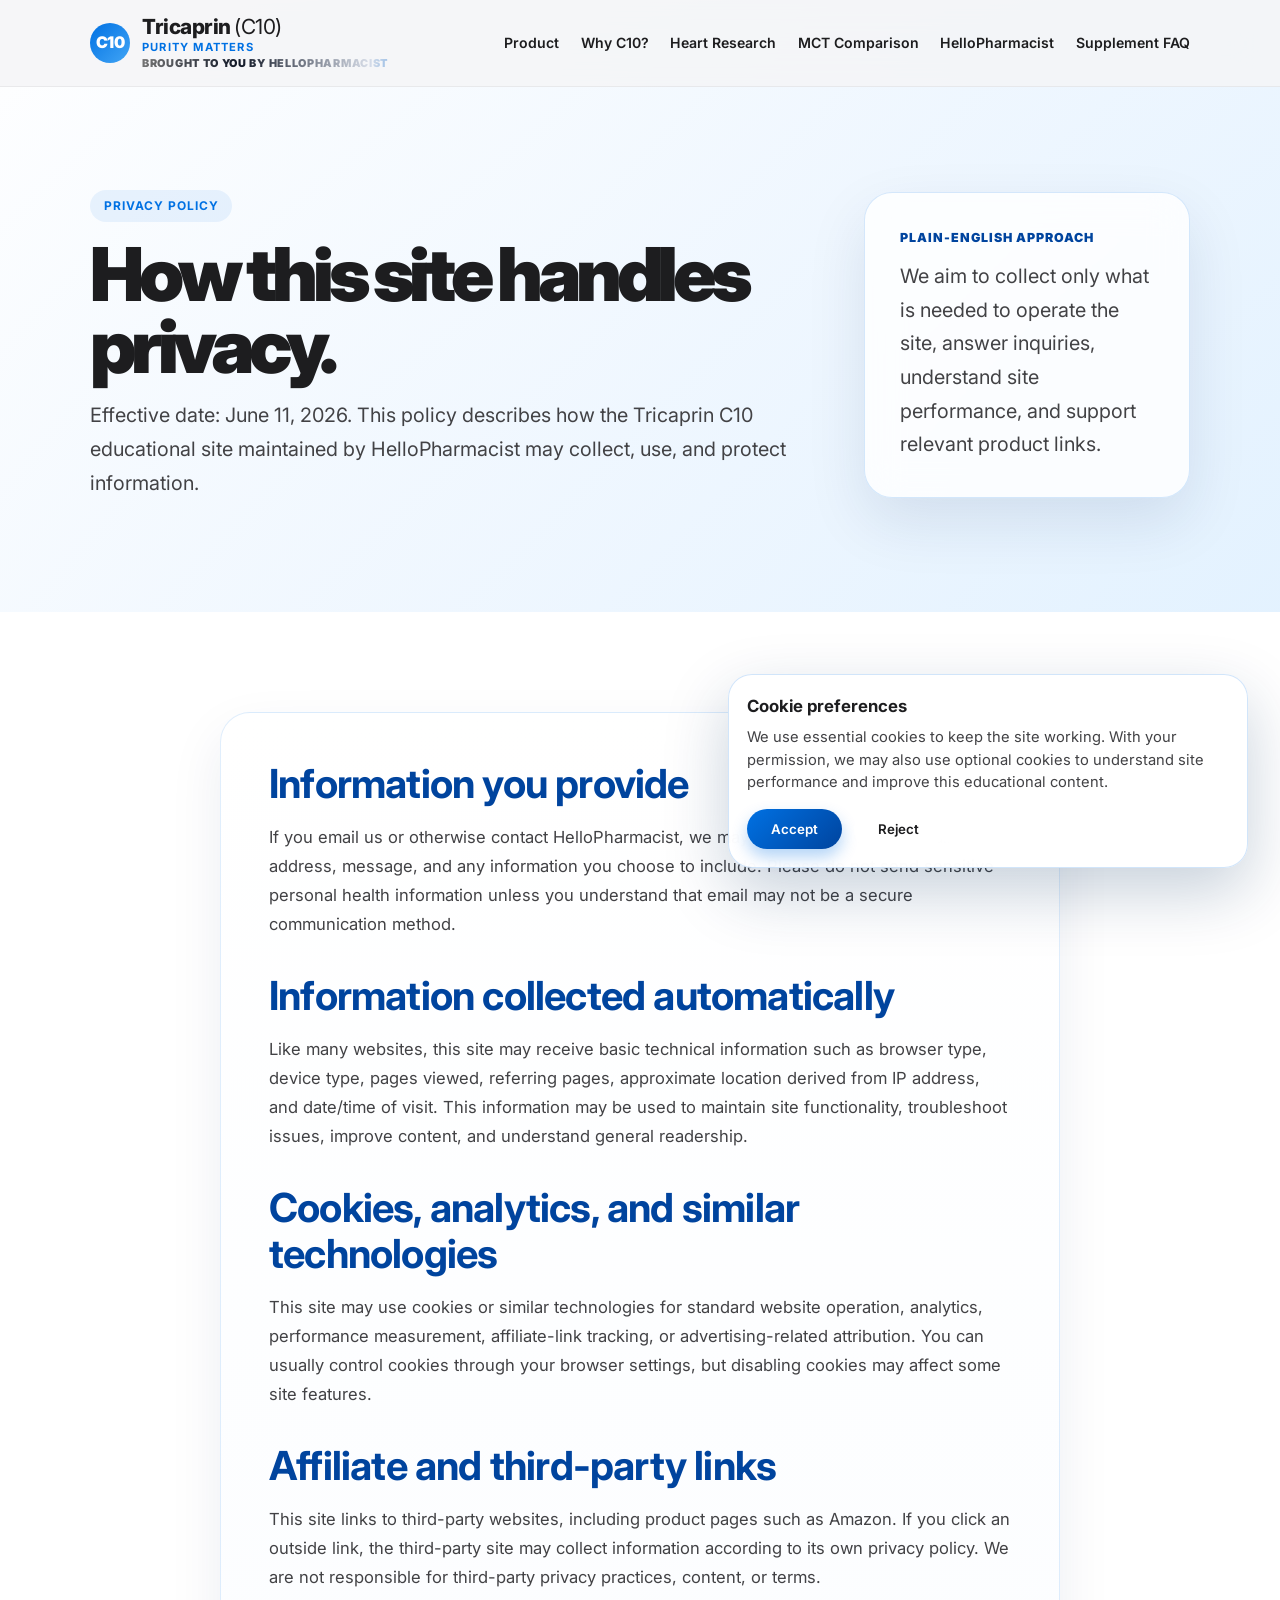
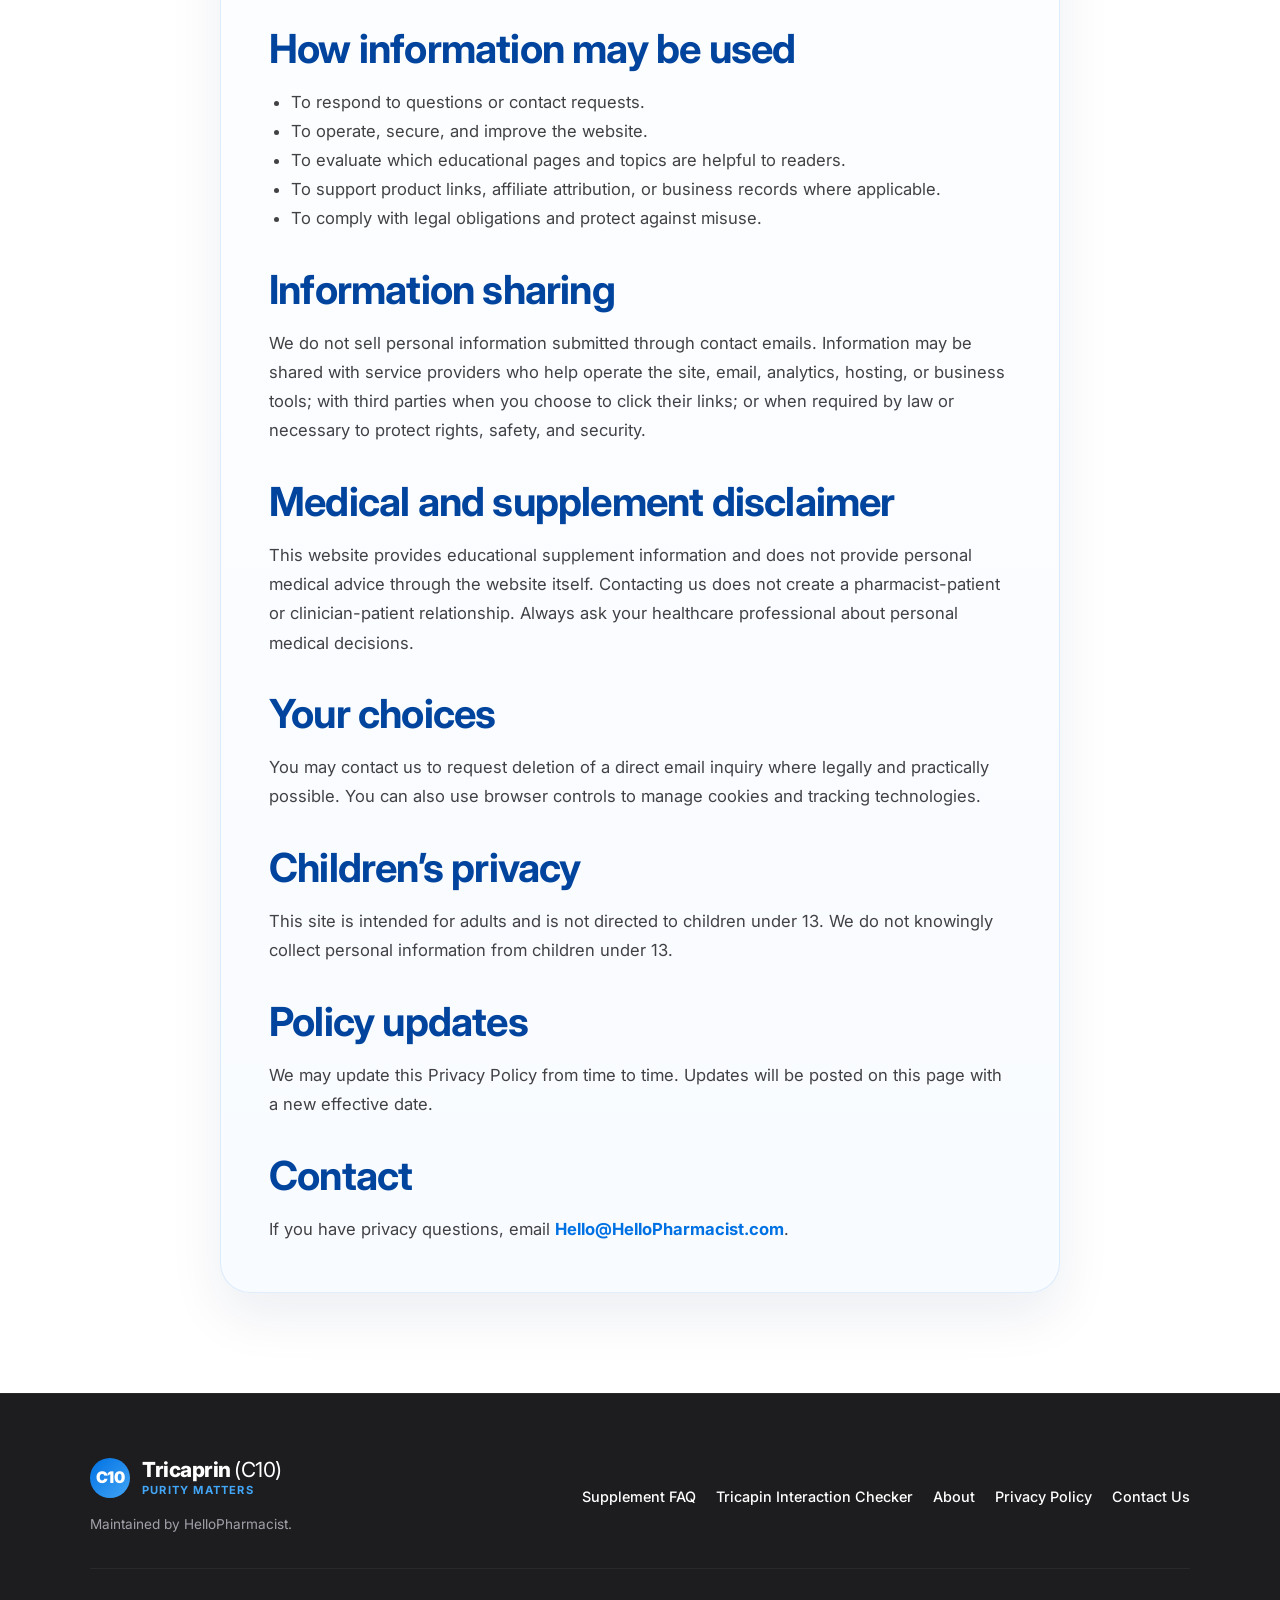
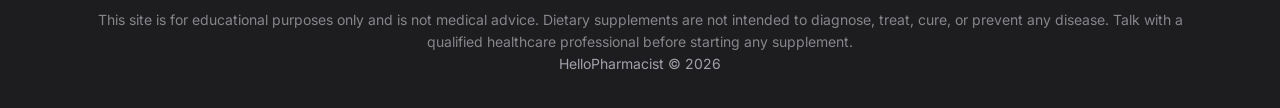
<file: privacy.html>
<!DOCTYPE html>
<html lang="en">
<head>
  <meta charset="UTF-8">
  <meta name="viewport" content="width=device-width, initial-scale=1.0">
  <link rel="icon" type="image/png" href="assets/img/Tricaprin%20Icon.png">
  <link rel="apple-touch-icon" href="assets/img/Tricaprin%20Icon.png">
  <title>Privacy Policy | Tricaprin C10</title>
  <meta name="description" content="Privacy policy for the Tricaprin C10 educational site maintained by HelloPharmacist.">
  <link rel="canonical" href="https://tricaprin-c10.com/privacy">
  <link rel="stylesheet" href="assets/css/styles.css">
  <link href="https://fonts.googleapis.com/css2?family=Inter:wght@400;500;600;700;900&display=swap" rel="stylesheet">
  <script defer src="assets/js/main.js"></script>
</head>
<body class="info-page">
  <nav class="navbar">
    <div class="container nav-content">
      <a href="/" class="logo" aria-label="Tricaprin C10 home">
        <span class="logo-mark">C10</span>
        <div class="logo-text"><strong>Tricaprin <span style="font-weight: 400;">(C10)</span></strong><small>Purity Matters</small><span class="logo-sponsor">Brought to you by HelloPharmacist</span></div>
      </a>
      <div class="nav-links" id="site-menu">
        <a href="/#product-spotlight">Product</a><a href="/#why-c10">Why C10?</a><a href="/#research">Heart Research</a><a href="/#compare">MCT Comparison</a><a href="/#hello-pharmacist">HelloPharmacist</a><a href="/faq">Supplement FAQ</a>
      </div>
      <button class="mobile-menu-toggle" type="button" aria-label="Open section menu" aria-expanded="false" aria-controls="site-menu"><span class="hamburger-line"></span><span class="hamburger-line"></span><span class="hamburger-line"></span></button>
    </div>
  </nav>

  <main>
    <header class="info-hero compact-info-hero">
      <div class="container info-hero-grid">
        <div>
          <span class="section-chip">Privacy Policy</span>
          <h1>How this site handles privacy.</h1>
          <p>Effective date: June 11, 2026. This policy describes how the Tricaprin C10 educational site maintained by HelloPharmacist may collect, use, and protect information.</p>
        </div>
        <div class="info-hero-card"><strong>Plain-English approach</strong><p>We aim to collect only what is needed to operate the site, answer inquiries, understand site performance, and support relevant product links.</p></div>
      </div>
    </header>

    <section class="section info-section">
      <div class="container info-content legal-content">
        <h2>Information you provide</h2>
        <p>If you email us or otherwise contact HelloPharmacist, we may receive your name, email address, message, and any information you choose to include. Please do not send sensitive personal health information unless you understand that email may not be a secure communication method.</p>

        <h2>Information collected automatically</h2>
        <p>Like many websites, this site may receive basic technical information such as browser type, device type, pages viewed, referring pages, approximate location derived from IP address, and date/time of visit. This information may be used to maintain site functionality, troubleshoot issues, improve content, and understand general readership.</p>

        <h2>Cookies, analytics, and similar technologies</h2>
        <p>This site may use cookies or similar technologies for standard website operation, analytics, performance measurement, affiliate-link tracking, or advertising-related attribution. You can usually control cookies through your browser settings, but disabling cookies may affect some site features.</p>

        <h2>Affiliate and third-party links</h2>
        <p>This site links to third-party websites, including product pages such as Amazon. If you click an outside link, the third-party site may collect information according to its own privacy policy. We are not responsible for third-party privacy practices, content, or terms.</p>

        <h2>How information may be used</h2>
        <ul>
          <li>To respond to questions or contact requests.</li>
          <li>To operate, secure, and improve the website.</li>
          <li>To evaluate which educational pages and topics are helpful to readers.</li>
          <li>To support product links, affiliate attribution, or business records where applicable.</li>
          <li>To comply with legal obligations and protect against misuse.</li>
        </ul>

        <h2>Information sharing</h2>
        <p>We do not sell personal information submitted through contact emails. Information may be shared with service providers who help operate the site, email, analytics, hosting, or business tools; with third parties when you choose to click their links; or when required by law or necessary to protect rights, safety, and security.</p>

        <h2>Medical and supplement disclaimer</h2>
        <p>This website provides educational supplement information and does not provide personal medical advice through the website itself. Contacting us does not create a pharmacist-patient or clinician-patient relationship. Always ask your healthcare professional about personal medical decisions.</p>

        <h2>Your choices</h2>
        <p>You may contact us to request deletion of a direct email inquiry where legally and practically possible. You can also use browser controls to manage cookies and tracking technologies.</p>

        <h2>Children’s privacy</h2>
        <p>This site is intended for adults and is not directed to children under 13. We do not knowingly collect personal information from children under 13.</p>

        <h2>Policy updates</h2>
        <p>We may update this Privacy Policy from time to time. Updates will be posted on this page with a new effective date.</p>

        <h2>Contact</h2>
        <p>If you have privacy questions, email <a href="mailto:Hello@HelloPharmacist.com">Hello@HelloPharmacist.com</a>.</p>
      </div>
    </section>
  </main>

  <footer class="footer">
    <div class="container footer-content">
      <div class="footer-brand"><div style="display: flex; align-items: center; gap: 0.75rem; margin-bottom: 1rem;"><span class="logo-mark">C10</span><div class="logo-text" style="color: white;"><strong style="color: white;">Tricaprin <span style="font-weight: 400;">(C10)</span></strong><small style="color: #42a5f5;">Purity Matters</small></div></div><p>Maintained by HelloPharmacist.</p></div>
      <div class="footer-links"><a href="/faq">Supplement FAQ</a><a href="/mct-interactions">Tricapin Interaction Checker</a>
        <a href="/about">About</a><a href="/privacy">Privacy Policy</a><a href="/contact">Contact Us</a></div>
    </div>
    <div class="container text-center mt-4"><p class="text-sm text-muted">This site is for educational purposes only and is not medical advice. Dietary supplements are not intended to diagnose, treat, cure, or prevent any disease. Talk with a qualified healthcare professional before starting any supplement.</p><p class="text-sm mt-2">HelloPharmacist &copy; 2026</p></div>
  </footer>
</body>
</html>
</file>
<file: assets/css/styles.css>
/* Custom Properties - High-End Clinical/Apple-style Aesthetic */
:root {
  --primary: #0071e3;
  --primary-dark: #00449e;
  --primary-glow: rgba(0, 113, 227, 0.3);
  --secondary: #42a5f5;
  --dark: #1d1d1f;
  --dark-light: #424245;
  --light: #f5f5f7;
  --white: #ffffff;
  --text: #1d1d1f;
  --text-light: #86868b;
  --border: #d2d2d7;
}

/* Reset & Base */
* { margin: 0; padding: 0; box-sizing: border-box; }
html { scroll-behavior: smooth; }
body { font-family: 'Inter', -apple-system, BlinkMacSystemFont, sans-serif; background-color: var(--light); color: var(--text); line-height: 1.6; overflow-x: hidden; font-weight: 400;}
a { text-decoration: none; color: inherit; }

/* Layout */
.container { width: 90%; max-width: 1100px; margin: 0 auto; }
.section { padding: 100px 0; }
.text-center { text-align: center; }
.mt-3 { margin-top: 1.5rem; }
.mt-4 { margin-top: 2.5rem; }
.bg-light { background-color: var(--white); }
.bg-dark { background-color: var(--dark); }
.text-white { color: var(--white); }
.text-muted { color: var(--text-light); }
.text-sm { font-size: 0.875rem; }

/* Typography */
h1, h2, h3, h4 { color: var(--dark); line-height: 1.15; font-weight: 700; letter-spacing: -0.02em;}
.text-white h1, .text-white h2, .text-white h3 { color: var(--white); }
h1 { font-size: clamp(2.5rem, 5vw, 4.2rem); letter-spacing: -0.04em; margin-bottom: 1rem; font-weight: 900;}
h2 { font-size: clamp(2rem, 3.5vw, 2.5rem); margin-bottom: 1rem; }
h3 { font-size: 1.25rem; margin-bottom: 0.5rem; }
h4 { font-size: 1.15rem; margin-bottom: 0.5rem; color: var(--primary-dark); padding-right: 20px;}
.text-gradient { background: linear-gradient(135deg, #0071e3, #42a5f5); -webkit-background-clip: text; -webkit-text-fill-color: transparent; }

/* Components */
.btn { display: inline-block; padding: 0.75rem 1.5rem; border-radius: 50px; font-weight: 600; transition: all 0.3s cubic-bezier(0.16, 1, 0.3, 1); text-align: center; cursor: pointer; }
.btn-primary { background: linear-gradient(135deg, var(--primary), var(--primary-dark)); color: var(--white); box-shadow: 0 8px 16px var(--primary-glow); }
.btn-primary:hover { transform: translateY(-2px); box-shadow: 0 12px 20px var(--primary-glow); }
.btn-outline { border: 1.5px solid var(--border); color: var(--dark); background: transparent; }
.btn-outline:hover { border-color: var(--dark); background: var(--dark); color: var(--white); }
.btn-lg { padding: 1rem 2rem; font-size: 1.05rem; }

.badge { display: inline-block; padding: 0.35rem 1rem; border-radius: 50px; font-size: 0.75rem; font-weight: 700; text-transform: uppercase; letter-spacing: 1px; background: rgba(0, 113, 227, 0.1); color: var(--primary); margin-bottom: 1.5rem; border: 1px solid rgba(0, 113, 227, 0.2);}
.badge-outline { background: transparent; border: 1px solid rgba(255,255,255,0.2); color: var(--primary); }

/* Navigation */
.navbar { position: fixed; top: 0; width: 100%; background: rgba(245, 245, 247, 0.85); backdrop-filter: saturate(180%) blur(20px); border-bottom: 1px solid rgba(0,0,0,0.05); z-index: 100; transition: all 0.3s ease; }
.nav-content { display: flex; justify-content: space-between; align-items: center; min-height: 86px; padding-top: 0.45rem; padding-bottom: 0.45rem; }
.logo { display: flex; align-items: center; gap: 0.75rem; color: var(--dark); }
.logo-mark { background: linear-gradient(135deg, #0071e3, #42a5f5); color: var(--white); height: 40px; width: 40px; display: flex; align-items: center; justify-content: center; border-radius: 50%; font-size: 1rem; font-weight: 900; letter-spacing: -0.5px;}
.logo-text { display: flex; flex-direction: column; line-height: 1.1; }
.logo-text strong { font-size: 1.3rem; font-weight: 800; letter-spacing: -0.5px; color: var(--dark); }
.logo-text small { font-size: 0.7rem; font-weight: 700; color: var(--primary); text-transform: uppercase; letter-spacing: 1.2px; margin-top: 2px;}
.logo-sponsor { position: relative; display: inline-block; width: fit-content; margin-top: 0.25rem; overflow: hidden; font-size: 0.68rem; font-weight: 900; letter-spacing: 0.7px; text-transform: uppercase; background: linear-gradient(90deg, #737373 0%, #111827 18%, #d7dde8 42%, #0071e3 55%, #f8fbff 68%, #1d1d1f 88%); background-size: 220% 100%; -webkit-background-clip: text; background-clip: text; color: transparent; animation: metallicSweep 3.2s ease-in-out infinite; white-space: nowrap; }
.logo-sponsor::after { content: ""; position: absolute; inset: -20% auto -20% -40%; width: 34%; transform: skewX(-24deg); background: linear-gradient(90deg, transparent, rgba(255,255,255,0.85), transparent); animation: sponsorStreak 3.2s ease-in-out infinite; }

.nav-links { display: flex; gap: 1.35rem; align-items: center; }
.nav-links a { font-weight: 600; font-size: 0.88rem; color: var(--text); transition: color 0.3s; white-space: nowrap; }
.nav-links a:hover { color: var(--primary); }

.mobile-menu-toggle {
  display: none;
  width: 48px;
  height: 48px;
  border: 0;
  border-radius: 18px;
  color: #ffffff;
  background: radial-gradient(circle at 25% 15%, #78c8ff 0%, #0071e3 42%, #00449e 100%);
  box-shadow: 0 14px 30px rgba(0, 113, 227, 0.28);
  cursor: pointer;
  align-items: center;
  justify-content: center;
  flex-direction: column;
  gap: 5px;
  transition: transform 0.25s ease, box-shadow 0.25s ease;
}
.mobile-menu-toggle:hover { transform: translateY(-1px) rotate(-2deg); box-shadow: 0 18px 34px rgba(0, 113, 227, 0.34); }
.hamburger-line {
  width: 22px;
  height: 2.5px;
  border-radius: 999px;
  background: currentColor;
  transition: transform 0.25s ease, opacity 0.2s ease;
}
.navbar.menu-open .hamburger-line:nth-child(1) { transform: translateY(7.5px) rotate(45deg); }
.navbar.menu-open .hamburger-line:nth-child(2) { opacity: 0; }
.navbar.menu-open .hamburger-line:nth-child(3) { transform: translateY(-7.5px) rotate(-45deg); }


/* Hero Area */
.hero { position: relative; padding: 160px 0 100px; overflow: hidden; background: linear-gradient(180deg, #ffffff 0%, var(--light) 100%);}
.hero-bg-glow { position: absolute; top: -20%; right: -10%; width: 600px; height: 600px; background: radial-gradient(circle, var(--primary-glow) 0%, transparent 70%); border-radius: 50%; z-index: -1; filter: blur(40px);}
.hero-grid { display: grid; grid-template-columns: 1.2fr 0.95fr; gap: 4rem; align-items: center; }
.hero-sub { font-size: 1.15rem; margin-bottom: 1rem; color: var(--text-light); }
.hero-sub strong { color: var(--text); font-weight: 600;}
.hero-actions { display: flex; gap: 1rem; flex-wrap: wrap; }
.hero-proof { align-self: stretch; display: flex; align-items: center; }
.quote-panel {
  position: relative;
  width: 100%;
  overflow: hidden;
  padding: clamp(1.75rem, 3vw, 2.5rem);
  border-radius: 34px;
  background: linear-gradient(145deg, #ffffff 0%, #f5f9ff 56%, #eef6ff 100%);
  border: 1px solid rgba(0, 113, 227, 0.16);
  box-shadow: 0 28px 60px rgba(0, 44, 92, 0.12), inset 0 1px 0 rgba(255,255,255,0.9);
}
.quote-panel::before {
  content: "“";
  position: absolute;
  top: -2.7rem;
  right: 1.2rem;
  color: rgba(0, 113, 227, 0.1);
  font-size: 13rem;
  line-height: 1;
  font-weight: 900;
  letter-spacing: -0.08em;
}
.quote-kicker { position: relative; z-index: 1; display: inline-flex; align-items: center; gap: 0.5rem; color: var(--primary); font-size: 0.75rem; font-weight: 800; letter-spacing: 1px; text-transform: uppercase; margin-bottom: 1.2rem; }
.quote-kicker::before { content: ""; width: 0.5rem; height: 0.5rem; border-radius: 50%; background: var(--primary); box-shadow: 0 0 0 6px rgba(0, 113, 227, 0.1); }
.quote-panel blockquote { position: relative; z-index: 1; margin: 0; color: var(--dark); font-size: clamp(1.85rem, 3vw, 2.9rem); line-height: 1.02; letter-spacing: -0.05em; font-weight: 900; }
.quote-context { position: relative; z-index: 1; margin: 1.2rem 0 1.4rem; color: var(--text-light); font-size: 1rem; line-height: 1.6; }
.quote-source { position: relative; z-index: 1; color: var(--primary); font-weight: 800; font-size: 0.95rem; }
.quote-source:hover { color: var(--primary-dark); }

/* Product Spotlight */
.product-spotlight-section { position: relative; overflow: hidden; background: #ffffff; padding: 96px 0 104px; isolation: isolate; }
.product-spotlight-section::before { content: ""; position: absolute; inset: 0; background: radial-gradient(circle at 15% 20%, rgba(0, 113, 227, 0.16), transparent 30%), radial-gradient(circle at 82% 18%, rgba(66, 165, 245, 0.18), transparent 26%), linear-gradient(180deg, #ffffff 0%, #f8fbff 100%); z-index: -2; }
.product-shine { position: absolute; top: -35%; left: -20%; width: 46%; height: 170%; transform: rotate(18deg); background: linear-gradient(90deg, transparent, rgba(255,255,255,0.9), transparent); filter: blur(4px); opacity: 0.68; animation: sectionStreak 5.5s ease-in-out infinite; z-index: -1; }
.product-spotlight-grid { display: grid; grid-template-columns: 1fr; gap: clamp(1.5rem, 4vw, 3rem); align-items: center; }
.product-copy { width: 100%; text-align: center; }
.product-chip { background: rgba(0, 113, 227, 0.10); box-shadow: 0 10px 30px rgba(0, 113, 227, 0.10); }
.product-copy h2 { max-width: 980px; margin-left: auto; margin-right: auto; font-size: clamp(2.35rem, 5vw, 4.35rem); letter-spacing: -0.055em; }
.product-lede { max-width: 820px; margin: 0 auto; color: var(--text-light); font-size: clamp(1.08rem, 2vw, 1.25rem); line-height: 1.65; }
.product-lede strong { color: var(--dark); }
.product-badges { display: grid; grid-template-columns: repeat(3, minmax(0, 1fr)); gap: 0.8rem; max-width: 880px; margin: 2rem auto; }
.product-badges div { position: relative; overflow: hidden; min-height: 112px; padding: 1.15rem; border-radius: 22px; background: rgba(255,255,255,0.84); border: 1px solid rgba(0, 113, 227, 0.16); box-shadow: 0 18px 38px rgba(0, 44, 92, 0.08), inset 0 1px 0 rgba(255,255,255,0.95); }
.product-badges div::after { content: ""; position: absolute; inset: 0; background: linear-gradient(125deg, transparent 15%, rgba(255,255,255,0.8) 34%, transparent 52%); transform: translateX(-120%); animation: badgeGleam 4.2s ease-in-out infinite; }
.product-badges span { display: inline-grid; place-items: center; width: 2.6rem; height: 2.6rem; border-radius: 14px; margin-bottom: 0.75rem; color: #ffffff; background: linear-gradient(135deg, var(--primary), var(--primary-dark)); font-size: 0.72rem; font-weight: 900; letter-spacing: 0.5px; box-shadow: 0 10px 20px var(--primary-glow); }
.product-badges strong { position: relative; z-index: 1; display: block; color: var(--dark); font-size: 0.95rem; line-height: 1.25; }
.mct-callout { position: relative; overflow: hidden; max-width: 920px; margin: 0 auto; padding: clamp(1.4rem, 3vw, 2rem); border-radius: 28px; color: #ffffff; background: radial-gradient(circle at 18% 15%, rgba(66,165,245,0.65), transparent 32%), linear-gradient(135deg, #071f43 0%, #0071e3 48%, #0a0f1f 100%); box-shadow: 0 24px 60px rgba(0, 71, 158, 0.24); }
.mct-callout::after { content: "C10"; position: absolute; right: -0.2rem; bottom: -1.8rem; color: rgba(255,255,255,0.12); font-size: clamp(5rem, 13vw, 8.5rem); line-height: 1; font-weight: 900; letter-spacing: -0.08em; }
.mct-callout span { position: relative; z-index: 1; display: block; margin-bottom: 0.5rem; color: #d7ebff; font-size: 0.78rem; font-weight: 900; text-transform: uppercase; letter-spacing: 1.2px; }
.mct-callout p { position: relative; z-index: 1; margin: 0; color: rgba(255,255,255,0.88); font-size: 1.03rem; line-height: 1.65; }
.mct-callout strong { color: #ffffff; }
.product-cta { margin-top: 2rem; box-shadow: 0 18px 34px rgba(0, 113, 227, 0.28); }
.product-transition { max-width: 760px; margin: 1.5rem auto 0; color: var(--text-light); font-weight: 700; }
.product-visual { display: flex; justify-content: center; margin: clamp(1.75rem, 4vw, 2.75rem) auto; }
.product-visual-open { width: min(100%, 1040px); }
.product-stage { position: relative; width: 100%; min-height: clamp(560px, 62vw, 700px); display: flex; align-items: center; justify-content: flex-start; overflow: visible; }
.product-halo { position: absolute; left: clamp(2rem, 10vw, 10rem); top: 50%; width: clamp(320px, 46vw, 560px); height: clamp(320px, 46vw, 560px); border-radius: 50%; background: radial-gradient(circle, rgba(0,113,227,0.28), rgba(66,165,245,0.16) 34%, transparent 68%); filter: blur(10px); transform: translate(-50%, -50%); animation: pulseHalo 3.8s ease-in-out infinite; }
.product-bottle { position: relative; z-index: 1; width: clamp(420px, 58vw, 680px); max-width: none; max-height: none; margin-left: clamp(-4.5rem, -6vw, -2rem); object-fit: contain; filter: drop-shadow(0 34px 38px rgba(0, 44, 92, 0.28)); animation: floatSlow 6s ease-in-out infinite alternate; }
.product-property-cloud { position: absolute; inset: 0 0 0 auto; z-index: 2; width: min(48%, 480px); pointer-events: none; }
.property-card { position: absolute; display: flex; align-items: center; gap: 0.85rem; min-width: min(100%, 315px); padding: 0.95rem 1.05rem; border-radius: 999px; text-align: left; background: rgba(255,255,255,0.88); border: 1px solid rgba(0, 113, 227, 0.18); box-shadow: 0 20px 42px rgba(0, 44, 92, 0.13), inset 0 1px 0 rgba(255,255,255,0.95); backdrop-filter: blur(18px); animation: flyInFloat 6.5s ease-in-out infinite alternate; }
.property-card span { flex: 0 0 auto; display: inline-grid; place-items: center; min-width: 3.1rem; height: 3.1rem; padding: 0 0.5rem; border-radius: 999px; color: #ffffff; background: linear-gradient(135deg, var(--primary), var(--primary-dark)); font-weight: 900; letter-spacing: -0.03em; box-shadow: 0 10px 22px var(--primary-glow); }
.property-card strong { color: var(--dark); font-size: clamp(0.88rem, 1.4vw, 1.02rem); line-height: 1.2; }
.property-card-softgels { top: 11%; right: 5%; }
.property-card-serving { top: 31%; right: 19%; animation-delay: -1.1s; }
.property-card-absorption { top: 51%; right: 3%; animation-delay: -2.2s; }
.property-card-ingredients { top: 72%; right: 15%; min-width: min(100%, 390px); animation-delay: -3.3s; }

/* Interactive Visual Container (Clinical Glass) */
.glass-panel { background: rgba(255, 255, 255, 0.7); backdrop-filter: blur(40px); border-radius: 30px; padding: 3rem; text-align: center; border: 1px solid rgba(255,255,255,0.8); box-shadow: 0 20px 40px -10px rgba(0,0,0,0.06), inset 0 1px 0 rgba(255,255,255,1); }
.interactive-hint { font-size: 0.75rem; font-weight: 700; color: var(--text-light); text-transform: uppercase; letter-spacing: 1px; margin-bottom: 1.5rem; }
.interactive-hint strong { display: inline-flex; align-items: center; justify-content: center; width: 18px; height: 18px; background: var(--primary); color: white; border-radius: 50%; margin: 0 4px; }

.molecule-interactive { position: relative; height: 360px; margin-bottom: 0; display: flex; align-items: center; justify-content: center; }

/* Heart Image Element */
.heart-image {
  position: absolute;
  inset: 0;
  width: 100%;
  height: 100%;
  object-fit: contain;
  padding: 20px;
  z-index: 1;
  animation: floatSlow 6s ease-in-out infinite alternate;
  mix-blend-mode: darken;
}

@keyframes floatSlow { 
  0%, 100% { transform: translateY(0); } 
  50% { transform: translateY(-15px); } 
}
@keyframes metallicSweep { 0%, 100% { background-position: 0% 50%; } 50% { background-position: 100% 50%; } }
@keyframes sponsorStreak { 0%, 38% { left: -45%; opacity: 0; } 48% { opacity: 1; } 68%, 100% { left: 115%; opacity: 0; } }
@keyframes sectionStreak { 0%, 45% { transform: translateX(-25%) rotate(18deg); opacity: 0; } 55% { opacity: 0.72; } 100% { transform: translateX(310%) rotate(18deg); opacity: 0; } }
@keyframes badgeGleam { 0%, 55% { transform: translateX(-125%); } 78%, 100% { transform: translateX(135%); } }
@keyframes pulseHalo { 0%, 100% { transform: translate(-50%, -50%) scale(0.92); opacity: 0.58; } 50% { transform: translate(-50%, -50%) scale(1.08); opacity: 0.95; } }
@keyframes flyInFloat { 0%, 100% { transform: translate3d(0, 0, 0) rotate(-1deg); } 50% { transform: translate3d(-14px, -10px, 0) rotate(1deg); } }

/* The Plus Buttons */
.hotspot { position: absolute; width: 32px; height: 32px; border-radius: 50%; background: var(--white); color: var(--text-light); border: 1px solid var(--border); display: flex; align-items: center; justify-content: center; cursor: pointer; z-index: 10; box-shadow: 0 4px 10px rgba(0,0,0,0.08); transition: all 0.25s cubic-bezier(0.16, 1, 0.3, 1); padding: 0; transform: translate(-50%, -50%);}
.hotspot:hover, .hotspot.active { background: var(--primary); color: var(--white); border-color: var(--primary); transform: translate(-50%, -50%) scale(1.1); box-shadow: 0 6px 14px var(--primary-glow);}
.hotspot .plus { font-size: 20px; font-weight: 600; line-height: 1; transition: transform 0.3s; margin-top: -2px; }
.hotspot.active .plus { transform: rotate(45deg); }

/* Pop-up Info Cards */
.hotspot-card { position: absolute; top: 50%; left: 50%; transform: translate(-50%, -40%) scale(0.95); background: rgba(255, 255, 255, 0.97); backdrop-filter: blur(12px); padding: 2rem; border-radius: 20px; box-shadow: 0 18px 36px rgba(0,0,0,0.12), 0 0 0 1px rgba(0,0,0,0.05); width: 100%; max-width: 320px; z-index: 20; opacity: 0; pointer-events: none; transition: all 0.25s cubic-bezier(0.16, 1, 0.3, 1); text-align: left; }
.hotspot-card.active { opacity: 1; pointer-events: auto; transform: translate(-50%, -50%) scale(1); }
.hotspot-card p { font-size: 0.95rem; margin: 0; color: var(--text-light); line-height: 1.6; }

.close-card { position: absolute; top: 12px; right: 12px; background: var(--light); border: none; width: 26px; height: 26px; border-radius: 50%; display: flex; align-items: center; justify-content: center; cursor: pointer; color: var(--text-light); font-size: 18px; transition: all 0.2s; line-height: 1;}
.close-card:hover { background: #e5e5ea; color: var(--dark); }

.heart-statement { max-width: 460px; margin: 1rem auto 0; color: var(--dark); font-size: 1rem; font-weight: 700; line-height: 1.55; }

.heart-explorer-section { position: relative; overflow: hidden; background: var(--white); padding-top: 90px; }
.heart-explorer-section::before { content: ""; position: absolute; inset: 0 0 auto 0; height: 220px; background: linear-gradient(180deg, var(--light) 0%, rgba(245,245,247,0) 100%); pointer-events: none; }
.heart-explorer-grid { position: relative; display: grid; grid-template-columns: minmax(280px, 0.75fr) minmax(0, 1fr); gap: 3rem; align-items: center; }
.heart-explorer-copy h2 { font-size: clamp(2rem, 4vw, 3rem); }
.heart-explorer-copy p { color: var(--text-light); font-size: 1.08rem; max-width: 440px; }
.heart-panel { background: rgba(255, 255, 255, 0.88); }

/* Difference Section (Clinical styling) */
.c10-difference-section { background: radial-gradient(circle at 50% 0%, rgba(0, 113, 227, 0.10), transparent 34%), var(--white); }
.section-chip { display: inline-flex; align-items: center; padding: 0.4rem 0.85rem; border-radius: 50px; background: rgba(0, 113, 227, 0.08); color: var(--primary); font-size: 0.75rem; font-weight: 700; letter-spacing: 1px; text-transform: uppercase; margin-bottom: 1rem; }
.c10-story-grid { display: grid; grid-template-columns: minmax(320px, 0.95fr) minmax(0, 1.05fr); gap: 2rem; align-items: stretch; }
.c10-story-panel { position: relative; min-height: 430px; padding: 3rem; border-radius: 30px; color: var(--white); background: radial-gradient(circle at 85% 18%, rgba(66, 165, 245, 0.45), transparent 28%), linear-gradient(135deg, #061b3a 0%, #0071e3 52%, #1d1d1f 100%); box-shadow: 0 26px 60px rgba(0,113,227,0.22); overflow: hidden; }
.c10-story-panel__label { display: inline-block; color: #ffffff; font-size: 0.75rem; font-weight: 800; letter-spacing: 1px; text-transform: uppercase; margin-bottom: 1rem; }
.c10-story-panel h3 { position: relative; z-index: 1; color: var(--white); font-size: clamp(1.5rem, 2.7vw, 2.2rem); letter-spacing: -0.02em; margin-bottom: 1rem; }
.c10-story-panel p { position: relative; z-index: 1; color: rgba(255,255,255,0.82); font-size: 1.05rem; }
.c10-story-panel::after { content: "C10"; position: absolute; right: -0.35rem; bottom: -1.5rem; color: rgba(255,255,255,0.12); font-size: clamp(6rem, 16vw, 10rem); line-height: 1; font-weight: 900; letter-spacing: -0.08em; }

.c10-proof-stack { display: grid; gap: 1rem; }
.c10-proof-item { display: grid; grid-template-columns: auto 1fr; gap: 1rem; align-items: start; padding: 1.5rem; border-radius: 20px; background: var(--white); border: 1px solid var(--border); box-shadow: 0 4px 20px rgba(0,0,0,0.03); transition: transform 0.25s ease, box-shadow 0.25s ease; }
.c10-proof-item:hover { transform: translateY(-3px); box-shadow: 0 12px 30px rgba(0,0,0,0.08); }
.c10-proof-item span { display: grid; place-items: center; width: 3rem; height: 3rem; border-radius: 12px; color: var(--primary); background: rgba(0, 113, 227, 0.1); font-weight: 700; font-size: 1.1rem;}
.c10-proof-item h3 { font-size: 1.1rem; margin-bottom: 0.25rem; color: var(--dark);}
.c10-proof-item p { margin: 0; color: var(--text-light); font-size: 0.95rem; line-height: 1.5;}

.c10-vs-strip { margin-top: 2rem; display: grid; grid-template-columns: repeat(3, minmax(0, 1fr)); gap: 1rem; align-items: stretch; }
.c10-vs-strip > div { padding: 1.5rem; border-radius: 20px; background: var(--white); border: 1px solid var(--border); box-shadow: 0 4px 20px rgba(0,0,0,0.03); }
.c10-vs-strip span { display: block; color: var(--primary); font-size: 0.75rem; font-weight: 700; letter-spacing: 1px; text-transform: uppercase; margin-bottom: 0.35rem; }
.c10-vs-strip strong { display: block; color: var(--dark); font-size: 1.1rem; margin-bottom: 0.3rem; font-weight: 700;}
.c10-vs-strip p { margin: 0; font-size: 0.95rem; color: var(--text-light);}
.c10-vs-strip__highlight { background: linear-gradient(135deg, rgba(0, 113, 227, 0.12), rgba(66, 165, 245, 0.05)) !important; border-color: rgba(0, 113, 227, 0.35) !important; box-shadow: 0 16px 34px rgba(0,113,227,0.14) !important; }


/* Table */
.compare-section { background: radial-gradient(circle at 50% 12%, rgba(0, 113, 227, 0.12), transparent 32%), linear-gradient(180deg, #ffffff 0%, #f5f9ff 100%); }
.compare-section .section-header h2 { font-size: clamp(2.1rem, 4vw, 3.2rem); }
.compare-section .section-header p { max-width: 680px; margin-left: auto; margin-right: auto; color: var(--text-light); }
.table-wrapper { background: var(--white); border-radius: 24px; border: 1px solid rgba(0, 113, 227, 0.16); overflow: hidden; box-shadow: 0 24px 60px rgba(0, 44, 92, 0.10); margin-top: 3rem; overflow-x: auto;}
.comparison-table { width: 100%; border-collapse: collapse; text-align: left; }
.comparison-table th, .comparison-table td { padding: 1.5rem; border-bottom: 1px solid var(--border); }
.comparison-table th { background: linear-gradient(180deg, #f8fbff 0%, #eef6ff 100%); color: var(--dark-light); font-weight: 700; text-transform: uppercase; font-size: 0.8rem; letter-spacing: 1px; }
.comparison-table td { font-size: 0.95rem; color: var(--text-light);}
.comparison-table td strong { color: var(--dark); font-weight: 600;}
.row-highlight { background: linear-gradient(90deg, rgba(0, 113, 227, 0.12), rgba(66, 165, 245, 0.04)); border-left: 4px solid var(--primary); }
.row-highlight td { color: var(--primary-dark); }

/* Animations */
.fade-in { opacity: 0; transform: translateY(20px); transition: opacity 0.6s cubic-bezier(0.16, 1, 0.3, 1), transform 0.6s cubic-bezier(0.16, 1, 0.3, 1); }
.fade-in.is-visible { opacity: 1; transform: none; }
.delay-1 { transition-delay: 0.1s; }
.delay-2 { transition-delay: 0.2s; }
.delay-3 { transition-delay: 0.3s; }

/* Footer */
.footer { background: var(--dark); padding: 4rem 0 2rem; color: #a1a1aa; border-top: 1px solid rgba(255,255,255,0.05); }
.footer-content { display: flex; justify-content: space-between; flex-wrap: wrap; gap: 2rem; border-bottom: 1px solid rgba(255,255,255,0.05); padding-bottom: 2rem; }
.footer-brand p { max-width: 300px; margin-top: 1rem; font-size: 0.85rem; }
.footer-links a { color: var(--white); font-weight: 500; font-size: 0.9rem;}
.footer-links a:hover { color: var(--primary); }

/* Mobile */
@media (max-width: 992px) {
  .hero-grid, .product-spotlight-grid, .heart-explorer-grid, .c10-story-grid, .c10-vs-strip { grid-template-columns: 1fr; }
  .hero-proof { align-self: auto; }
  .product-copy, .heart-explorer-copy { text-align: center; }
  .product-copy p, .heart-explorer-copy p { margin-left: auto; margin-right: auto; }
  .product-badges { max-width: 720px; margin-left: auto; margin-right: auto; }
  .product-stage { min-height: 860px; flex-direction: column; justify-content: center; }
  .product-halo { left: 50%; top: 36%; }
  .product-bottle { width: min(100%, 620px); margin-left: 0; }
  .product-property-cloud { position: relative; inset: auto; width: min(100%, 720px); display: grid; grid-template-columns: repeat(2, minmax(0, 1fr)); gap: 0.8rem; margin-top: -3rem; }
  .property-card, .property-card-softgels, .property-card-serving, .property-card-absorption, .property-card-ingredients { position: relative; top: auto; right: auto; min-width: 0; border-radius: 24px; animation: none; }
}

@media (max-width: 768px) {
  .nav-content { min-height: 82px; }
  .logo-text strong { font-size: 1.12rem; }
  .logo-sponsor { font-size: 0.58rem; white-space: normal; }
  .product-badges { grid-template-columns: 1fr; }
  .product-stage { min-height: 760px; }
  .product-bottle { width: min(118%, 520px); }
  .product-property-cloud { grid-template-columns: 1fr; margin-top: -2.5rem; }
  .property-card { padding: 0.85rem 0.9rem; }
  .section { padding: 60px 0; }
  .glass-panel { padding: 2rem 1.5rem; }
  .quote-panel { border-radius: 26px; }
  .molecule-interactive { height: 280px; }
  .c10-story-panel { min-height: auto; }
}

/* ================================
   Revamped Research Evidence Atlas (Slate / Pro Aesthetic)
   ================================ */
.research-atlas {
  position: relative;
  overflow: hidden;
  background: #000000;
  color: #f5f5f7;
  isolation: isolate;
}

.research-container { position: relative; z-index: 1; }
.research-orb { display: none; } /* Removed loud gradients for cleaner look */

.research-hero { display: grid; grid-template-columns: minmax(0, 1.15fr) minmax(280px, 0.85fr); gap: 3rem; align-items: center; }
.research-hero h2 { color: #f5f5f7; font-size: clamp(2.4rem, 5vw, 4rem); letter-spacing: -0.04em; margin-bottom: 1rem; }
.research-intro { color: #a1a1aa; font-size: 1.1rem; max-width: 720px; }
.research-intro strong { color: #ffffff; }

.eyebrow-chip { display: inline-flex; align-items: center; gap: 0.5rem; padding: 0.4rem 0.8rem; border-radius: 50px; border: 1px solid rgba(255,255,255,0.2); background: rgba(255,255,255,0.05); color: #f5f5f7; font-size: 0.75rem; font-weight: 700; letter-spacing: 1px; text-transform: uppercase; margin-bottom: 1rem; }
.eyebrow-chip::before { content: ""; width: 0.4rem; height: 0.4rem; border-radius: 50%; background: var(--primary); }
.eyebrow-chip.mini { margin-bottom: 0.7rem; font-size: 0.7rem; }

.evidence-pulse { min-height: 180px; border-radius: 24px; padding: 2rem; display: flex; align-items: center; justify-content: center; background: rgba(255,255,255,0.03); border: 1px solid rgba(255,255,255,0.1); }
.evidence-pulse svg { width: 100%; max-width: 420px; overflow: visible; }
.evidence-pulse path { fill: none; stroke: url(#pulseGradient); stroke-width: 4; stroke-linecap: round; stroke-linejoin: round; filter: drop-shadow(0 0 8px rgba(0, 113, 227, 0.5)); stroke-dasharray: 640; stroke-dashoffset: 640; animation: pulseTrace 3.5s ease-in-out infinite; }

.layman-card { display: grid; grid-template-columns: auto 1fr; gap: 1.5rem; align-items: start; margin-top: 2.5rem; padding: 2rem; border-radius: 24px; background: rgba(255,255,255,0.05); border: 1px solid rgba(255,255,255,0.1); }
.layman-icon { width: 48px; height: 48px; display: grid; place-items: center; border-radius: 14px; background: var(--primary); font-size: 1.4rem; }
.layman-label { display: block; color: var(--primary); font-size: 0.75rem; font-weight: 700; letter-spacing: 1px; text-transform: uppercase; margin-bottom: 0.5rem; }
.layman-card h3 { color: #ffffff; font-size: clamp(1.3rem, 3vw, 1.8rem); margin-bottom: 0.75rem; }
.layman-card p { color: #a1a1aa; font-size: 1rem; margin: 0; line-height: 1.6;}

.evidence-metrics { display: grid; grid-template-columns: repeat(4, minmax(0, 1fr)); gap: 1rem; margin-top: 1.5rem; }
.metric-tile { padding: 1.5rem; border-radius: 20px; background: rgba(255, 255, 255, 0.03); border: 1px solid rgba(255, 255, 255, 0.08); }
.metric-number { display: block; color: #ffffff; font-size: clamp(2rem, 4vw, 2.5rem); line-height: 1; font-weight: 700; letter-spacing: -0.04em; }
.metric-label { color: #86868b; display: block; margin-top: 0.5rem; font-size: 0.75rem; font-weight: 700; text-transform: uppercase; letter-spacing: 1px; }

.featured-evidence-grid { display: grid; grid-template-columns: 1.2fr 1fr 1fr; gap: 1.25rem; }
.feature-evidence-card { position: relative; overflow: hidden; min-height: 270px; padding: 2rem; border-radius: 24px; background: rgba(255, 255, 255, 0.03); border: 1px solid rgba(255, 255, 255, 0.1); transition: all 0.3s ease; }
.feature-evidence-card:hover { transform: translateY(-4px); background: rgba(255, 255, 255, 0.05); border-color: rgba(255, 255, 255, 0.2); }
.feature-evidence-card.primary-evidence { background: rgba(0, 113, 227, 0.05); border-color: rgba(0, 113, 227, 0.3); }
.feature-evidence-card h3 { color: #ffffff; font-size: 1.3rem; margin-bottom: 0.75rem; }
.feature-evidence-card p { color: #a1a1aa; margin-bottom: 1.5rem; font-size: 0.95rem; line-height: 1.5;}
.evidence-kicker { display: inline-block; color: var(--primary); font-size: 0.75rem; font-weight: 700; letter-spacing: 1px; text-transform: uppercase; margin-bottom: 0.75rem; }

.research-boundary { margin-top: 1.5rem; padding: 1.25rem; border-radius: 16px; background: rgba(255, 255, 255, 0.05); border: 1px solid rgba(255, 255, 255, 0.1); color: #d2d2d7; font-size: 0.9rem; }
.research-boundary strong { color: #ffffff; }

.research-library-header { display: flex; justify-content: space-between; align-items: flex-end; gap: 1.5rem; margin: 4rem 0 1.5rem; }
.research-library-header h3 { color: #ffffff; font-size: clamp(1.4rem, 3vw, 2rem); }
.research-filters { display: flex; justify-content: flex-end; gap: 0.5rem; flex-wrap: wrap; }
.evidence-filter { appearance: none; border: 1px solid rgba(255, 255, 255, 0.15); background: transparent; color: #d2d2d7; font: inherit; font-weight: 600; font-size: 0.8rem; padding: 0.5rem 1rem; border-radius: 50px; cursor: pointer; transition: all 0.2s ease; }
.evidence-filter:hover, .evidence-filter.active { color: #ffffff; background: var(--dark-light); border-color: var(--dark-light); }

.study-grid { display: grid; grid-template-columns: repeat(3, minmax(0, 1fr)); gap: 1rem; }
.study-card { display: flex; flex-direction: column; gap: 0.75rem; min-height: 100%; padding: 1.5rem; border-radius: 20px; background: rgba(255, 255, 255, 0.03); border: 1px solid rgba(255, 255, 255, 0.08); transition: all 0.25s ease; }
.study-card:hover { transform: translateY(-3px); background: rgba(255, 255, 255, 0.06); border-color: rgba(255, 255, 255, 0.15); }
.study-card.hide { display: none; }
.study-card-topline { display: flex; align-items: center; justify-content: space-between; gap: 0.5rem; }
.study-pill { display: inline-flex; align-items: center; padding: 0.25rem 0.6rem; border-radius: 50px; background: rgba(255, 255, 255, 0.1); color: #e5e5ea; font-size: 0.7rem; font-weight: 700; text-transform: uppercase; letter-spacing: 1px; }
.study-year { color: #86868b; font-weight: 600; font-size: 0.85rem; }
.study-card h4 { margin-bottom: 0; color: #ffffff; font-size: 1.05rem; line-height: 1.35; font-weight: 600;}
.study-journal { color: #86868b; font-size: 0.85rem; font-weight: 500; margin: -0.25rem 0 0; }
.study-takeaway, .study-note { margin: 0; color: #d2d2d7; font-size: 0.9rem; line-height: 1.5; }
.study-takeaway strong { color: #ffffff; font-weight: 600;}
.study-note { color: #86868b; font-size: 0.85rem; }
.study-link { margin-top: auto; color: var(--primary); font-weight: 600; font-size: 0.85rem; transition: color 0.25s ease; }
.study-link:hover { color: #42a5f5; }

.research-disclaimer { border-color: rgba(255, 255, 255, 0.1); background: rgba(255, 255, 255, 0.03); color: #86868b; font-size: 0.85rem; }

@keyframes pulseTrace {
  0% { stroke-dashoffset: 640; opacity: 0.3; }
  42% { stroke-dashoffset: 0; opacity: 1; }
  100% { stroke-dashoffset: -640; opacity: 0.3; }
}

@media (max-width: 980px) {
  .research-hero, .featured-evidence-grid { grid-template-columns: 1fr; }
  .evidence-metrics { grid-template-columns: repeat(2, minmax(0, 1fr)); }
  .research-library-header { align-items: flex-start; flex-direction: column; }
  .research-filters { justify-content: flex-start; }
  .study-grid { grid-template-columns: repeat(2, minmax(0, 1fr)); }
}

@media (max-width: 640px) {
  .research-atlas { padding-top: 60px; }
  .evidence-pulse { min-height: 130px; padding: 1rem; }
  .layman-card { grid-template-columns: 1fr; padding: 1.5rem; }
  .evidence-metrics, .study-grid { grid-template-columns: 1fr; }
  .feature-evidence-card, .study-card { border-radius: 16px; }
  .evidence-filter { flex: 1 1 auto; text-align: center;}
}

/* Punchier C10 Homepage Updates */
.hotspot {
  width: 38px;
  height: 38px;
  background: linear-gradient(135deg, #ffffff 0%, #eaf5ff 100%);
  color: var(--primary);
  border: 2px solid rgba(0,113,227,0.42);
  box-shadow: 0 0 0 8px rgba(0,113,227,0.08), 0 12px 24px rgba(0,44,92,0.18);
}
.hotspot:hover, .hotspot.active {
  background: linear-gradient(135deg, #0071e3, #00449e);
  box-shadow: 0 0 0 10px rgba(0,113,227,0.14), 0 18px 34px rgba(0,113,227,0.28);
}
.hotspot-card {
  max-width: 380px;
  border: 1px solid rgba(0,113,227,0.18);
  box-shadow: 0 26px 56px rgba(0,44,92,0.18), inset 0 1px 0 rgba(255,255,255,0.9);
}
.hotspot-card h4 {
  color: var(--dark);
  font-size: 1.35rem;
  letter-spacing: -0.035em;
}
.hotspot-card h4::before {
  content: "Tap to learn";
  display: block;
  color: var(--primary);
  font-size: 0.68rem;
  font-weight: 900;
  letter-spacing: 1.2px;
  text-transform: uppercase;
  margin-bottom: 0.38rem;
}

.c10-difference-section {
  position: relative;
  overflow: hidden;
  background:
    radial-gradient(circle at 15% 22%, rgba(0, 113, 227, 0.16), transparent 28%),
    radial-gradient(circle at 85% 4%, rgba(66, 165, 245, 0.18), transparent 24%),
    linear-gradient(180deg, #ffffff 0%, #f2f8ff 100%);
}
.c10-difference-section::before {
  content: "C10";
  position: absolute;
  top: 1.5rem;
  right: -1rem;
  color: rgba(0,113,227,0.045);
  font-size: clamp(7rem, 18vw, 16rem);
  line-height: 1;
  font-weight: 900;
  letter-spacing: -0.1em;
}
.c10-story-panel {
  background:
    radial-gradient(circle at 74% 18%, rgba(255,255,255,0.24), transparent 18%),
    linear-gradient(135deg, #020b18 0%, #00449e 43%, #0071e3 100%);
  box-shadow: 0 34px 80px rgba(0,71,171,0.28);
}
.c10-story-panel__label,
.c10-vs-strip span,
.versus-label {
  color: #77c7ff;
}
.c10-proof-item {
  border-color: rgba(0,113,227,0.18);
  background: linear-gradient(135deg, #ffffff 0%, #f8fbff 100%);
}
.c10-proof-item span {
  color: #ffffff;
  background: linear-gradient(135deg, #0071e3, #00449e);
  box-shadow: 0 10px 18px rgba(0,113,227,0.22);
}
.c10-vs-strip > div {
  position: relative;
  overflow: hidden;
}
.c10-vs-strip > div::after {
  content: "";
  position: absolute;
  inset: auto 1.25rem 1.1rem auto;
  width: 52px;
  height: 4px;
  border-radius: 999px;
  background: rgba(0,113,227,0.16);
}
.c10-vs-strip__highlight {
  transform: translateY(-8px);
  background: linear-gradient(135deg, #071a33 0%, #0071e3 100%) !important;
  border-color: rgba(0,113,227,0.55) !important;
  box-shadow: 0 28px 52px rgba(0,113,227,0.24) !important;
}
.c10-vs-strip__highlight span,
.c10-vs-strip__highlight strong,
.c10-vs-strip__highlight p { color: #ffffff; }
.c10-vs-strip__highlight::after { background: rgba(255,255,255,0.4) !important; }

.compare-section {
  position: relative;
  overflow: hidden;
  background:
    radial-gradient(circle at 50% 6%, rgba(0, 113, 227, 0.24), transparent 32%),
    linear-gradient(180deg, #f7fbff 0%, #ffffff 48%, #edf6ff 100%);
}
.compare-section::before {
  content: "C10";
  position: absolute;
  left: 50%;
  top: 3rem;
  transform: translateX(-50%);
  color: rgba(0,113,227,0.055);
  font-size: clamp(7rem, 22vw, 18rem);
  line-height: 1;
  font-weight: 900;
  letter-spacing: -0.1em;
  pointer-events: none;
}
.compare-section .container { position: relative; z-index: 1; }
.versus-stage {
  position: relative;
  display: grid;
  grid-template-columns: minmax(0, 1fr) auto minmax(0, 1.08fr);
  gap: 1.5rem;
  align-items: center;
  margin-top: 3.5rem;
}
.versus-card {
  position: relative;
  overflow: hidden;
  padding: clamp(1.45rem, 2.7vw, 2.2rem);
  border-radius: 34px;
  border: 1px solid rgba(0,113,227,0.16);
  box-shadow: 0 24px 60px rgba(0,44,92,0.12);
}
.versus-card.muted {
  background: linear-gradient(145deg, rgba(255,255,255,0.9), rgba(245,245,247,0.72));
}
.versus-card.spotlight {
  color: #ffffff;
  background:
    radial-gradient(circle at 84% 8%, rgba(119,199,255,0.36), transparent 22%),
    linear-gradient(135deg, #020b18 0%, #00449e 48%, #0071e3 100%);
  border-color: rgba(0,113,227,0.48);
  box-shadow: 0 34px 80px rgba(0,71,171,0.32);
}
.versus-card.spotlight::after {
  content: "C10";
  position: absolute;
  right: -0.45rem;
  bottom: -1.4rem;
  color: rgba(255,255,255,0.15);
  font-size: clamp(6rem, 14vw, 11rem);
  line-height: 1;
  font-weight: 900;
  letter-spacing: -0.1em;
}
.versus-card h3 {
  position: relative;
  z-index: 1;
  margin: 0.55rem 0 1.5rem;
  font-size: clamp(1.65rem, 3vw, 2.5rem);
  letter-spacing: -0.055em;
}
.versus-card.spotlight h3,
.versus-card.spotlight h3 span { color: #ffffff; }
.versus-card.spotlight h3 span {
  display: inline-block;
  padding: 0.05em 0.22em;
  border-radius: 14px;
  background: rgba(255,255,255,0.18);
}
.versus-card ul {
  position: relative;
  z-index: 1;
  display: grid;
  gap: 1rem;
  list-style: none;
  margin: 0;
  padding: 0;
}
.versus-card li {
  display: grid;
  grid-template-columns: 1.35rem 1fr;
  align-items: start;
  gap: 0.75rem;
  color: var(--text-light);
  font-size: 1.02rem;
}
.versus-card li::before {
  content: "✕";
  display: inline-flex;
  align-items: center;
  justify-content: center;
  width: 1.35rem;
  height: 1.35rem;
  margin-top: 0.18rem;
  border-radius: 50%;
  background: rgba(134,134,139,0.14);
  color: var(--text-light);
  font-family: Arial, Helvetica, sans-serif;
  font-size: 0.72rem;
  font-weight: 900;
  line-height: 1;
}
.versus-card.spotlight li { color: rgba(255,255,255,0.86); }
.versus-card.spotlight li::before {
  content: "✓";
  background: rgba(255,255,255,0.18);
  color: #ffffff;
  font-size: 0.88rem;
}
.versus-bolt {
  align-self: center;
  display: grid;
  place-items: center;
  width: 4.6rem;
  height: 4.6rem;
  border-radius: 50%;
  background: #ffffff;
  color: var(--primary);
  border: 1px solid rgba(0,113,227,0.2);
  box-shadow: 0 18px 44px rgba(0,44,92,0.16);
  font-weight: 900;
  letter-spacing: -0.06em;
}
.comparison-callouts {
  display: grid;
  grid-template-columns: repeat(3, minmax(0, 1fr));
  gap: 1rem;
  margin-top: 1.5rem;
}
.comparison-callouts div {
  padding: 1.2rem 1.3rem;
  border-radius: 22px;
  background: rgba(255,255,255,0.78);
  border: 1px solid rgba(0,113,227,0.14);
  box-shadow: 0 12px 34px rgba(0,44,92,0.08);
}
.comparison-callouts strong {
  display: block;
  color: var(--primary);
  font-size: 1.7rem;
  line-height: 1;
  font-weight: 900;
  letter-spacing: -0.06em;
}
.comparison-callouts span {
  display: block;
  margin-top: 0.45rem;
  color: var(--dark);
  font-weight: 700;
  line-height: 1.35;
}

@media (max-width: 992px) {
  .versus-stage { grid-template-columns: 1fr; }
  .versus-bolt { margin: -0.25rem auto; }
}

@media (max-width: 768px) {
  .hero-kicker { border-radius: 16px; }
  .comparison-callouts { grid-template-columns: 1fr; }
  .versus-card { min-height: auto; }
  .c10-vs-strip__highlight { transform: none; }
}


/* Product proof updates */
.hero-kicker {
  display: inline-flex;
  align-items: center;
  gap: 0.5rem;
  margin: 0 0 1rem;
  color: var(--primary-dark);
  font-size: 0.82rem;
  font-weight: 900;
  letter-spacing: 1.8px;
  text-transform: uppercase;
  padding: 0.6rem 0.9rem;
  border-left: 4px solid var(--primary);
  border-radius: 12px;
  background: linear-gradient(90deg, rgba(0,113,227,0.11), rgba(255,255,255,0));
}

/* HelloPharmacist credibility section */
.hello-section {
  position: relative;
  overflow: hidden;
  background:
    radial-gradient(circle at 16% 18%, rgba(0, 113, 227, 0.16), transparent 32%),
    linear-gradient(180deg, #ffffff 0%, #f6fbff 48%, #edf6ff 100%);
}
.hello-bg-mark {
  position: absolute;
  right: -0.25em;
  top: 0.18em;
  color: rgba(0, 113, 227, 0.055);
  font-size: clamp(8rem, 22vw, 18rem);
  line-height: 1;
  font-weight: 900;
  letter-spacing: -0.12em;
  pointer-events: none;
}

.hello-section-heading {
  position: relative;
  z-index: 1;
  margin: 0 auto clamp(2rem, 5vw, 3.25rem);
}
.hello-section-heading h2 {
  display: inline-block;
  margin: 0;
  font-size: clamp(3rem, 8vw, 6rem);
  font-weight: 900;
  letter-spacing: -0.075em;
  background: linear-gradient(120deg, #061b3a 0%, #0071e3 54%, #42a5f5 100%);
  -webkit-background-clip: text;
  background-clip: text;
  color: transparent;
}
.hello-section-heading p {
  margin: 0.25rem 0 0;
  color: var(--primary-dark);
  font-size: clamp(1.05rem, 2.2vw, 1.5rem);
  font-weight: 800;
  letter-spacing: 0.02em;
}

.hello-grid {
  position: relative;
  z-index: 1;
  display: grid;
  grid-template-columns: minmax(280px, 0.9fr) minmax(0, 1.35fr);
  gap: clamp(2rem, 5vw, 4rem);
  align-items: start;
}
.hello-portrait-card {
  position: relative;
  align-self: start;
  display: flex;
  align-items: flex-end;
  justify-content: center;
  width: min(100%, 520px);
  min-height: 0;
  margin: 0 auto;
  padding: clamp(1rem, 3vw, 2rem);
  border-radius: 38px;
  background:
    radial-gradient(circle at 50% 23%, rgba(255,255,255,0.72), transparent 34%),
    linear-gradient(145deg, #061b3a 0%, #00449e 52%, #0071e3 100%);
  box-shadow: 0 34px 80px rgba(0, 71, 171, 0.26);
  overflow: hidden;
}
.hello-portrait-card::before {
  content: "";
  position: absolute;
  left: 50%;
  top: 2rem;
  transform: translateX(-50%);
  color: rgba(255,255,255,0.14);
  font-size: clamp(2.1rem, 5vw, 4.8rem);
  line-height: 0.9;
  font-weight: 900;
  letter-spacing: -0.08em;
  white-space: nowrap;
}
.hello-portrait-frame {
  position: relative;
  z-index: 1;
  width: min(92%, 420px);
  aspect-ratio: 1 / 1.08;
  max-height: 520px;
  display: flex;
  align-items: flex-end;
  justify-content: center;
  overflow: hidden;
  border-radius: 34px;
  background: linear-gradient(180deg, rgba(255,255,255,0.18), rgba(255,255,255,0.04));
}
.hello-portrait-frame::after {
  content: "";
  position: absolute;
  left: 50%;
  bottom: 2rem;
  width: 78%;
  height: 20%;
  transform: translateX(-50%);
  border-radius: 50%;
  background: rgba(0, 16, 40, 0.28);
  filter: blur(24px);
}
.hello-portrait {
  position: relative;
  z-index: 1;
  width: 100%;
  max-width: none;
  object-fit: contain;
  border-radius: 30px;
  opacity: 0.94;
  filter: drop-shadow(0 28px 38px rgba(0, 16, 40, 0.24));
}
.hello-founder-badge {
  position: absolute;
  z-index: 2;
  left: clamp(1rem, 3vw, 2rem);
  right: clamp(1rem, 3vw, 2rem);
  bottom: clamp(1rem, 3vw, 2rem);
  padding: 1.1rem 1.25rem;
  border-radius: 24px;
  background: rgba(255,255,255,0.92);
  border: 1px solid rgba(255,255,255,0.84);
  box-shadow: 0 20px 44px rgba(0, 16, 40, 0.18);
  backdrop-filter: blur(18px);
}
.hello-founder-badge span {
  display: block;
  color: var(--primary);
  font-size: 0.74rem;
  font-weight: 900;
  letter-spacing: 1.2px;
  text-transform: uppercase;
}
.hello-founder-badge strong {
  display: block;
  color: var(--dark);
  font-size: clamp(1.15rem, 2vw, 1.5rem);
  line-height: 1.15;
  margin-top: 0.3rem;
}
.hello-chip { margin-bottom: 1rem; }
.hello-copy h2 {
  font-size: clamp(2.25rem, 5vw, 4rem);
  letter-spacing: -0.055em;
  max-width: 760px;
}
.hello-lede {
  max-width: 760px;
  color: var(--dark-light);
  font-size: clamp(1.03rem, 1.6vw, 1.18rem);
  line-height: 1.72;
  margin-bottom: 1.5rem;
}
.hello-proof-grid {
  display: grid;
  grid-template-columns: repeat(3, minmax(0, 1fr));
  gap: 1rem;
  margin: 2rem 0;
}
.hello-proof-card {
  padding: 1.25rem;
  border-radius: 24px;
  background: rgba(255,255,255,0.84);
  border: 1px solid rgba(0, 113, 227, 0.14);
  box-shadow: 0 18px 42px rgba(0, 44, 92, 0.08);
}
.hello-proof-card span {
  display: inline-grid;
  place-items: center;
  min-width: 3.2rem;
  height: 3.2rem;
  padding: 0 0.6rem;
  border-radius: 16px;
  color: #ffffff;
  background: linear-gradient(135deg, var(--primary), var(--primary-dark));
  font-size: 0.9rem;
  font-weight: 900;
  letter-spacing: -0.03em;
  box-shadow: 0 12px 22px rgba(0, 113, 227, 0.22);
}
.hello-proof-card strong {
  display: block;
  color: var(--dark);
  font-size: 1.02rem;
  line-height: 1.22;
  margin-top: 0.9rem;
}
.hello-proof-card p {
  margin: 0.55rem 0 0;
  color: var(--text-light);
  font-size: 0.9rem;
  line-height: 1.52;
}
.hello-trust-panel {
  padding: clamp(1.35rem, 3vw, 2rem);
  border-radius: 28px;
  color: #ffffff;
  background:
    radial-gradient(circle at 88% 12%, rgba(119, 199, 255, 0.34), transparent 24%),
    linear-gradient(135deg, #020b18 0%, #07356c 48%, #0071e3 100%);
  box-shadow: 0 28px 60px rgba(0, 71, 171, 0.22);
}
.hello-trust-panel h3 {
  color: #ffffff;
  font-size: clamp(1.35rem, 2.6vw, 1.85rem);
  margin-bottom: 1rem;
}
.hello-trust-panel ul {
  display: grid;
  gap: 0.85rem;
  list-style: none;
  padding: 0;
  margin: 0;
}
.hello-trust-panel li {
  display: grid;
  grid-template-columns: 1.45rem 1fr;
  gap: 0.75rem;
  color: rgba(255,255,255,0.84);
  line-height: 1.55;
}
.hello-trust-panel li::before {
  content: "✓";
  display: inline-grid;
  place-items: center;
  width: 1.45rem;
  height: 1.45rem;
  margin-top: 0.15rem;
  border-radius: 50%;
  color: #ffffff;
  background: rgba(255,255,255,0.18);
  font-size: 0.82rem;
  font-weight: 900;
}
.hello-trust-panel strong { color: #ffffff; }
.hello-cta-panel {
  display: flex;
  align-items: center;
  justify-content: space-between;
  gap: 1.25rem;
  margin-top: 1.25rem;
  padding: 1.15rem 1.25rem;
  border-radius: 24px;
  background: rgba(255,255,255,0.78);
  border: 1px solid rgba(0, 113, 227, 0.14);
  box-shadow: 0 18px 42px rgba(0, 44, 92, 0.08);
}
.hello-cta-panel p {
  margin: 0;
  color: var(--dark-light);
  font-weight: 600;
  line-height: 1.5;
}
.hello-cta-panel strong { color: var(--dark); }
.hello-cta-panel .btn { flex: 0 0 auto; }

@media (max-width: 992px) {
  .hello-grid { grid-template-columns: 1fr; }
  .hello-portrait-card { max-width: 620px; width: 100%; margin: 0 auto; }
  .hello-copy { text-align: center; }
  .hello-copy h2, .hello-lede { margin-left: auto; margin-right: auto; }
  .hello-trust-panel { text-align: left; }
}

@media (max-width: 768px) {
  .hello-proof-grid { grid-template-columns: 1fr; }
  .hello-cta-panel { flex-direction: column; align-items: stretch; text-align: center; }
  .hello-cta-panel .btn { width: 100%; }
}

@media (max-width: 560px) {
  .hello-section { padding: 70px 0; }
  .hello-portrait-card { border-radius: 28px; }
  .hello-portrait-frame { width: min(94%, 360px); }
  .hello-portrait { width: 100%; }
  .hello-founder-badge { border-radius: 20px; }
  .hello-proof-card, .hello-trust-panel, .hello-cta-panel { border-radius: 20px; }
}


/* Floating Amazon CTA */
.floating-buy-btn {
  position: fixed;
  right: clamp(1rem, 3vw, 2rem);
  bottom: clamp(1rem, 3vw, 2rem);
  z-index: 120;
  display: inline-flex;
  align-items: center;
  gap: 0.65rem;
  padding: 0.9rem 1.25rem;
  border-radius: 999px;
  color: #ffffff;
  font-weight: 900;
  letter-spacing: -0.02em;
  background: linear-gradient(135deg, #0071e3 0%, #00449e 58%, #061b3a 100%);
  box-shadow: 0 18px 42px rgba(0, 71, 171, 0.34), inset 0 1px 0 rgba(255,255,255,0.28);
  border: 1px solid rgba(255,255,255,0.24);
  isolation: isolate;
  overflow: hidden;
}
.floating-buy-btn::before {
  content: "";
  position: absolute;
  inset: -40% auto -40% -30%;
  width: 38%;
  transform: skewX(-24deg);
  background: linear-gradient(90deg, transparent, rgba(255,255,255,0.48), transparent);
  animation: sponsorStreak 4s ease-in-out infinite;
  z-index: -1;
}
.floating-buy-btn:hover { transform: translateY(-3px); box-shadow: 0 24px 48px rgba(0, 71, 171, 0.42); }
.floating-buy-icon { display: inline-grid; place-items: center; width: 2rem; height: 2rem; border-radius: 50%; background: rgba(255,255,255,0.18); }
.floating-contact-btn {
  text-align: center;
}

@media (max-width: 768px) {
  .mobile-menu-toggle { display: inline-flex; }
  .navbar { overflow: visible; }
  .nav-links {
    position: absolute;
    left: 5%;
    right: 5%;
    top: calc(100% + 0.65rem);
    display: grid;
    grid-template-columns: 1fr;
    gap: 0.65rem;
    padding: 0.9rem;
    border-radius: 28px;
    background: rgba(255,255,255,0.92);
    border: 1px solid rgba(0, 113, 227, 0.14);
    box-shadow: 0 24px 70px rgba(0, 44, 92, 0.18);
    backdrop-filter: blur(22px) saturate(170%);
    transform: translateY(-10px) scale(0.98);
    opacity: 0;
    pointer-events: none;
    transition: opacity 0.22s ease, transform 0.22s ease;
  }
  .navbar.menu-open .nav-links {
    opacity: 1;
    pointer-events: auto;
    transform: translateY(0) scale(1);
  }
  .nav-links a {
    display: flex;
    align-items: center;
    justify-content: space-between;
    padding: 0.95rem 1rem;
    border-radius: 18px;
    background: linear-gradient(135deg, rgba(0,113,227,0.10), rgba(66,165,245,0.04));
    color: var(--primary-dark);
    font-size: 0.98rem;
    font-weight: 900;
  }
  .nav-links a::after { content: "↘"; color: var(--primary); font-weight: 900; }
  .floating-buy-btn {
    left: auto;
    right: 0.85rem;
    bottom: 0.85rem;
    width: clamp(6.4rem, 28vw, 7.35rem);
    height: clamp(6.4rem, 28vw, 7.35rem);
    flex-direction: column;
    justify-content: center;
    gap: 0.3rem;
    padding: 0.85rem;
    border-radius: 50%;
    font-size: clamp(0.74rem, 2.6vw, 0.86rem);
    line-height: 1.12;
    text-align: center;
  }
  .floating-buy-icon {
    width: 1.85rem;
    height: 1.85rem;
    flex: 0 0 auto;
  }
  .footer { padding-bottom: 4.75rem; }
}

@media (max-width: 560px) {
  .hello-section-heading {
    width: 100%;
    max-width: calc(100vw - 2rem);
    margin-bottom: 1.5rem;
    overflow: hidden;
  }
  .hello-section-heading h2 {
    display: block;
    width: 100%;
    font-size: clamp(2.05rem, 10.6vw, 3.7rem);
    letter-spacing: -0.055em;
    line-height: 1.03;
  }
  .hello-section-heading p { font-size: 1rem; }
  .hello-portrait-card { min-height: 430px; }
}

@media (max-width: 380px) {
  .hello-section-heading h2 {
    font-size: clamp(1.85rem, 10.2vw, 2.45rem);
    letter-spacing: -0.045em;
  }
  .floating-buy-btn {
    width: 6rem;
    height: 6rem;
    font-size: 0.7rem;
  }
}

/* FAQ page */
.footer-links {
  display: flex;
  align-items: center;
  gap: 1.25rem;
  flex-wrap: wrap;
}

.faq-page {
  background:
    radial-gradient(circle at 8% 8%, rgba(0, 113, 227, 0.14), transparent 28rem),
    radial-gradient(circle at 92% 16%, rgba(66, 165, 245, 0.16), transparent 24rem),
    var(--light);
}

.faq-hero {
  position: relative;
  overflow: hidden;
  padding: 158px 0 72px;
  background:
    linear-gradient(135deg, rgba(255,255,255,0.98) 0%, rgba(239,247,255,0.96) 50%, rgba(227,242,255,0.96) 100%);
}
.faq-hero::before {
  content: "FAQ";
  position: absolute;
  right: -0.1em;
  top: 0.18em;
  color: rgba(0, 113, 227, 0.055);
  font-size: clamp(8rem, 22vw, 20rem);
  line-height: 0.8;
  font-weight: 900;
  letter-spacing: -0.12em;
  pointer-events: none;
}
.faq-orb {
  position: absolute;
  border-radius: 50%;
  filter: blur(10px);
  pointer-events: none;
}
.faq-orb-one {
  left: -5rem;
  bottom: -7rem;
  width: 19rem;
  height: 19rem;
  background: radial-gradient(circle, rgba(0,113,227,0.22), transparent 68%);
}
.faq-orb-two {
  right: 10%;
  top: 7rem;
  width: 12rem;
  height: 12rem;
  background: radial-gradient(circle, rgba(66,165,245,0.26), transparent 70%);
}
.faq-hero-grid {
  position: relative;
  display: grid;
  grid-template-columns: minmax(0, 1.06fr) minmax(300px, 0.72fr);
  gap: clamp(2rem, 5vw, 4rem);
  align-items: center;
}
.faq-chip {
  margin-bottom: 1rem;
  background: rgba(255,255,255,0.74);
  box-shadow: 0 18px 44px rgba(0, 71, 171, 0.10);
}
.faq-hero h1 {
  max-width: 760px;
  font-size: clamp(3rem, 6.2vw, 5.9rem);
  letter-spacing: -0.075em;
  line-height: 0.96;
}
.faq-hero-lede {
  max-width: 760px;
  color: var(--dark-light);
  font-size: clamp(1.05rem, 1.7vw, 1.28rem);
  line-height: 1.7;
}
.faq-hero-actions {
  display: flex;
  gap: 1rem;
  flex-wrap: wrap;
  margin-top: 2rem;
}
.center-actions { justify-content: center; }
.faq-hero-card {
  position: relative;
  overflow: hidden;
  padding: clamp(1.5rem, 3vw, 2.35rem);
  border-radius: 34px;
  color: #ffffff;
  background:
    radial-gradient(circle at 12% 12%, rgba(255,255,255,0.35), transparent 24%),
    linear-gradient(145deg, #020b18 0%, #07356c 48%, #0071e3 100%);
  border: 1px solid rgba(255,255,255,0.28);
  box-shadow: 0 30px 70px rgba(0, 71, 171, 0.28);
}
.faq-hero-card::after {
  content: "";
  position: absolute;
  inset: -50% auto -50% -25%;
  width: 30%;
  transform: skewX(-20deg);
  background: linear-gradient(90deg, transparent, rgba(255,255,255,0.34), transparent);
  animation: sponsorStreak 4s ease-in-out infinite;
}
.faq-hero-card h2,
.faq-hero-card p,
.faq-card-kicker { position: relative; z-index: 1; color: #ffffff; }
.faq-card-kicker {
  display: inline-block;
  margin-bottom: 0.85rem;
  padding: 0.4rem 0.75rem;
  border-radius: 999px;
  background: rgba(255,255,255,0.16);
  border: 1px solid rgba(255,255,255,0.32);
  font-size: 0.72rem;
  font-weight: 900;
  letter-spacing: 0.08em;
  text-transform: uppercase;
}
.faq-hero-card h2 {
  font-size: clamp(1.75rem, 3.2vw, 2.7rem);
  letter-spacing: -0.055em;
}
.faq-hero-card p {
  color: rgba(255,255,255,0.86);
  line-height: 1.68;
  margin-top: 1rem;
}
.temp-badge {
  position: relative;
  z-index: 1;
  display: inline-grid;
  place-items: center;
  width: 6.2rem;
  height: 6.2rem;
  margin-bottom: 1.25rem;
  border-radius: 50%;
  color: var(--primary-dark);
  background: #ffffff;
  font-weight: 900;
  text-align: center;
  line-height: 1.05;
  box-shadow: 0 20px 44px rgba(0, 16, 40, 0.25);
}

.faq-quick-strip {
  position: relative;
  margin-top: -1.5rem;
  z-index: 2;
}
.faq-quick-grid {
  display: grid;
  grid-template-columns: repeat(3, minmax(0, 1fr));
  gap: 1rem;
}
.faq-quick-grid div {
  padding: 1.2rem;
  border-radius: 24px;
  background: rgba(255,255,255,0.88);
  border: 1px solid rgba(0, 113, 227, 0.13);
  box-shadow: 0 18px 44px rgba(0, 44, 92, 0.09);
  backdrop-filter: blur(16px);
}
.faq-quick-grid span {
  display: inline-block;
  margin-bottom: 0.35rem;
  color: var(--primary);
  font-size: 0.76rem;
  font-weight: 900;
  letter-spacing: 1px;
  text-transform: uppercase;
}
.faq-quick-grid strong {
  display: block;
  color: var(--dark);
  line-height: 1.35;
}

.faq-section {
  background:
    linear-gradient(180deg, rgba(245,245,247,0) 0%, #ffffff 100%);
}
.faq-heading {
  max-width: 850px;
  margin: 0 auto 2.5rem;
  text-align: center;
}
.faq-heading h2 {
  font-size: clamp(2.2rem, 5vw, 4rem);
  letter-spacing: -0.06em;
}
.faq-heading p {
  color: var(--text-light);
  font-size: 1.05rem;
}
.faq-cluster {
  position: relative;
  margin: 2rem auto 2.4rem;
  max-width: 920px;
}
.faq-cluster h3 {
  display: inline-flex;
  align-items: center;
  gap: 0.55rem;
  margin: 0 0 1rem;
  color: var(--primary-dark);
  font-size: 0.92rem;
  font-weight: 900;
  letter-spacing: 1.4px;
  text-transform: uppercase;
}
.faq-cluster h3::before {
  content: "";
  display: inline-block;
  width: 0.85rem;
  height: 0.85rem;
  border-radius: 50%;
  background: linear-gradient(135deg, var(--primary), var(--secondary));
  box-shadow: 0 0 0 7px rgba(0,113,227,0.10);
}
.faq-item {
  position: relative;
  margin-bottom: 0.8rem;
  border-radius: 20px;
  background: rgba(255,255,255,0.94);
  border: 1px solid rgba(0, 0, 0, 0.08);
  box-shadow: 0 14px 36px rgba(0, 44, 92, 0.07);
  overflow: hidden;
  transition: transform 0.25s ease, box-shadow 0.25s ease, border-color 0.25s ease;
}
.faq-item:hover {
  transform: translateY(-2px);
  border-color: rgba(0, 113, 227, 0.24);
  box-shadow: 0 20px 48px rgba(0, 44, 92, 0.11);
}
.faq-item[open] {
  border-color: rgba(0, 113, 227, 0.30);
  box-shadow: 0 24px 58px rgba(0, 71, 171, 0.13);
}
.faq-item summary {
  list-style: none;
  cursor: pointer;
  display: flex;
  align-items: center;
  justify-content: space-between;
  gap: 1.5rem;
  padding: 1.25rem 1.35rem;
  color: #031326;
  font-size: clamp(1rem, 1.7vw, 1.18rem);
  font-weight: 900;
  line-height: 1.35;
}
.faq-item summary::-webkit-details-marker { display: none; }
.faq-item summary::after {
  content: "+";
  display: inline-flex;
  align-items: center;
  justify-content: center;
  flex: 0 0 auto;
  width: 2.1rem;
  height: 2.1rem;
  border-radius: 50%;
  color: var(--primary-dark);
  background: rgba(0, 113, 227, 0.09);
  font-size: 1.45rem;
  font-weight: 500;
  line-height: 1;
  padding-bottom: 0.08rem;
  transition: transform 0.25s ease, background 0.25s ease, color 0.25s ease;
}
.faq-item[open] summary::after {
  transform: rotate(45deg);
  color: #ffffff;
  background: linear-gradient(135deg, var(--primary), var(--primary-dark));
}
.faq-answer {
  padding: 0 1.35rem 1.35rem;
  color: var(--dark-light);
  font-size: 1rem;
  line-height: 1.72;
}
.faq-answer::before {
  content: "";
  display: block;
  height: 1px;
  margin-bottom: 1rem;
  background: linear-gradient(90deg, rgba(0,113,227,0.22), transparent);
}
.faq-cta-section {
  background:
    radial-gradient(circle at 50% 0%, rgba(66,165,245,0.22), transparent 26rem),
    linear-gradient(180deg, #ffffff 0%, #edf6ff 100%);
}
.faq-cta-section p {
  max-width: 760px;
  margin: 0 auto;
  color: var(--dark-light);
  font-size: 1.08rem;
}

.floating-faq-btn {
  position: fixed;
  left: clamp(1rem, 3vw, 2rem);
  bottom: clamp(1rem, 3vw, 2rem);
  z-index: 120;
  display: inline-flex;
  align-items: center;
  gap: 0.65rem;
  padding: 0.9rem 1.15rem;
  border-radius: 999px;
  color: var(--primary-dark);
  font-weight: 900;
  letter-spacing: -0.02em;
  background: rgba(255,255,255,0.92);
  box-shadow: 0 18px 42px rgba(0, 44, 92, 0.18), inset 0 1px 0 rgba(255,255,255,0.82);
  border: 1px solid rgba(0, 113, 227, 0.18);
  backdrop-filter: blur(18px) saturate(170%);
}
.floating-faq-btn:hover {
  transform: translateY(-3px) rotate(-1deg);
  box-shadow: 0 24px 48px rgba(0, 71, 171, 0.24);
}
.floating-faq-icon {
  display: inline-grid;
  place-items: center;
  width: 2rem;
  height: 2rem;
  border-radius: 50%;
  color: #ffffff;
  background: linear-gradient(135deg, var(--primary), var(--primary-dark));
  box-shadow: 0 10px 20px rgba(0, 113, 227, 0.22);
}

@media (max-width: 992px) {
  .faq-hero-grid { grid-template-columns: 1fr; }
  .faq-hero-card { max-width: 720px; }
  .faq-quick-grid { grid-template-columns: 1fr; }
}

@media (max-width: 768px) {
  .faq-hero { padding-top: 128px; }
  .faq-hero h1 { letter-spacing: -0.055em; }
  .faq-hero-actions .btn { width: 100%; }
  .faq-item summary { padding: 1.05rem 1rem; }
  .faq-answer { padding: 0 1rem 1.1rem; }
  .floating-faq-btn {
    left: 0.85rem;
    right: auto;
    bottom: 0.85rem;
    width: clamp(6.4rem, 28vw, 7.35rem);
    height: clamp(6.4rem, 28vw, 7.35rem);
    flex-direction: column;
    justify-content: center;
    gap: 0.3rem;
    padding: 0.85rem;
    border-radius: 50%;
    font-size: clamp(0.74rem, 2.6vw, 0.86rem);
    line-height: 1.12;
    text-align: center;
  }
  .floating-faq-icon {
    width: 1.85rem;
    height: 1.85rem;
    flex: 0 0 auto;
  }
}

@media (max-width: 380px) {
  .floating-faq-btn {
    width: 6rem;
    height: 6rem;
    font-size: 0.7rem;
  }
}

.faq-question-cta {
  display: flex;
  align-items: center;
  justify-content: space-between;
  gap: 1.25rem;
  padding: clamp(1.15rem, 2.5vw, 1.65rem);
  border-radius: 28px;
  background: rgba(255,255,255,0.9);
  border: 1px solid rgba(0, 113, 227, 0.16);
  box-shadow: 0 18px 44px rgba(0, 44, 92, 0.09);
  backdrop-filter: blur(16px);
}
.faq-question-cta-copy span {
  display: inline-block;
  margin-bottom: 0.35rem;
  color: var(--primary);
  font-size: 0.76rem;
  font-weight: 900;
  letter-spacing: 1px;
  text-transform: uppercase;
}
.faq-question-cta-copy strong {
  display: block;
  color: var(--dark);
  font-size: clamp(1.25rem, 2.4vw, 2rem);
  line-height: 1.15;
  letter-spacing: -0.04em;
}
.faq-question-cta-copy p {
  margin: 0.45rem 0 0;
  color: var(--dark-light);
  font-weight: 600;
}

.cookie-banner {
  position: fixed;
  right: clamp(1rem, 3vw, 2rem);
  bottom: clamp(1rem, 3vw, 2rem);
  z-index: 150;
  width: min(92vw, 520px);
  padding: 1.15rem;
  border-radius: 24px;
  background: rgba(255, 255, 255, 0.96);
  border: 1px solid rgba(0, 113, 227, 0.18);
  box-shadow: 0 24px 64px rgba(0, 44, 92, 0.22);
  backdrop-filter: blur(18px) saturate(170%);
}
.cookie-banner[hidden] { display: none; }
.cookie-banner strong {
  display: block;
  color: var(--dark);
  font-size: 1.05rem;
  margin-bottom: 0.35rem;
}
.cookie-banner p {
  color: var(--dark-light);
  font-size: 0.92rem;
  line-height: 1.55;
  margin: 0;
}
.cookie-actions {
  display: flex;
  gap: 0.7rem;
  flex-wrap: wrap;
  margin-top: 0.9rem;
}
.cookie-actions .btn {
  border: 0;
  cursor: pointer;
  font-family: inherit;
}
.cookie-actions .btn-outline {
  background: #ffffff;
}

@media (max-width: 992px) {
  .faq-question-cta {
    align-items: flex-start;
    flex-direction: column;
  }
}

@media (max-width: 768px) {
  .cookie-banner {
    right: 0.85rem;
    left: 0.85rem;
    bottom: 0.85rem;
    width: auto;
  }
  .cookie-actions .btn { flex: 1 1 10rem; }
}

/* Informational pages (About, Privacy, Contact) */
.info-page {
  background:
    radial-gradient(circle at 9% 10%, rgba(0, 113, 227, 0.14), transparent 28rem),
    radial-gradient(circle at 90% 14%, rgba(66, 165, 245, 0.13), transparent 24rem),
    var(--light);
}
.info-hero {
  padding: 158px 0 80px;
  background: linear-gradient(135deg, rgba(255,255,255,0.98) 0%, rgba(239,247,255,0.96) 55%, rgba(227,242,255,0.96) 100%);
}
.compact-info-hero { min-height: 68vh; display: flex; align-items: center; }
.info-hero-grid {
  display: grid;
  grid-template-columns: minmax(0, 1fr) minmax(280px, 0.46fr);
  gap: clamp(2rem, 5vw, 4rem);
  align-items: center;
}
.info-hero h1 {
  max-width: 760px;
  font-size: clamp(2.75rem, 5.8vw, 5.3rem);
  letter-spacing: -0.07em;
  line-height: 0.98;
}
.info-hero p {
  max-width: 760px;
  color: var(--dark-light);
  font-size: clamp(1.05rem, 1.6vw, 1.24rem);
  line-height: 1.7;
}
.info-hero-card,
.contact-card {
  padding: clamp(1.5rem, 3vw, 2.2rem);
  border: 1px solid rgba(0, 113, 227, 0.16);
  border-radius: 28px;
  background: rgba(255,255,255,0.82);
  box-shadow: 0 24px 60px rgba(0, 44, 92, 0.10);
  backdrop-filter: blur(18px);
}
.info-hero-card strong,
.contact-card span {
  display: block;
  color: var(--primary-dark);
  font-size: 0.78rem;
  font-weight: 900;
  letter-spacing: 1px;
  margin-bottom: 0.75rem;
  text-transform: uppercase;
}
.contact-card a {
  display: inline-block;
  max-width: 100%;
  color: var(--primary);
  font-size: clamp(1rem, 1.7vw, 1.45rem);
  font-weight: 800;
  letter-spacing: -0.03em;
  white-space: nowrap;
}
@media (max-width: 560px) {
  .contact-card a { font-size: clamp(0.95rem, 4.4vw, 1.15rem); }
}
.info-section { background: var(--white); }
.info-content {
  max-width: 840px;
  padding: clamp(1.5rem, 4vw, 3rem);
  border: 1px solid rgba(0, 113, 227, 0.12);
  border-radius: 30px;
  background: linear-gradient(180deg, #ffffff 0%, #f8fbff 100%);
  box-shadow: 0 22px 54px rgba(0, 44, 92, 0.08);
}
.info-content h2 { margin-top: 2.1rem; }
.info-content h2:first-child { margin-top: 0; }
.info-content p,
.info-content li { color: var(--dark-light); font-size: 1.04rem; line-height: 1.75; }
.info-content p + p { margin-top: 1rem; }
.info-content ul { margin: 1rem 0 0 1.35rem; }
.info-content a { color: var(--primary); font-weight: 700; }
.info-callout {
  margin-top: 2.4rem;
  padding: 1.5rem;
  border-radius: 22px;
  background: rgba(0, 113, 227, 0.08);
  border: 1px solid rgba(0, 113, 227, 0.18);
}
.info-callout h3 { color: var(--primary-dark); }
.legal-content h2 { color: var(--primary-dark); }

@media (max-width: 880px) {
  .info-hero-grid { grid-template-columns: 1fr; }
  .compact-info-hero { min-height: auto; }
}

@media (max-width: 560px) {
  .info-hero { padding: 132px 0 58px; }
  .info-content { border-radius: 24px; }
}

/* FDA label food/fat scanner */
.interaction-hero {
  position: relative;
  overflow: hidden;
  background:
    radial-gradient(circle at 20% 20%, rgba(0, 113, 227, 0.18), transparent 30%),
    linear-gradient(180deg, #ffffff 0%, #f4f9ff 100%);
}

.interaction-checker-section {
  background: linear-gradient(180deg, #f4f9ff 0%, #ffffff 100%);
}

.interaction-layout {
  display: grid;
  grid-template-columns: minmax(280px, 0.42fr) minmax(0, 0.58fr);
  gap: clamp(1.5rem, 4vw, 3rem);
  align-items: start;
}

.interaction-card,
.interaction-results {
  border: 1px solid rgba(0, 113, 227, 0.14);
  border-radius: 30px;
  background: rgba(255, 255, 255, 0.9);
  box-shadow: 0 24px 60px rgba(0, 44, 92, 0.1);
}

.interaction-card {
  position: sticky;
  top: 112px;
  padding: clamp(1.5rem, 3vw, 2rem);
}

.interaction-card label {
  display: block;
  color: var(--dark);
  font-size: 1.1rem;
  font-weight: 800;
  margin-bottom: 0.35rem;
}

.interaction-help,
.interaction-privacy-note,
.interaction-note {
  color: var(--text-light);
  font-size: 0.95rem;
  margin-bottom: 1rem;
}

.interaction-card textarea {
  width: 100%;
  min-height: 210px;
  resize: vertical;
  margin-bottom: 1.2rem;
  padding: 1rem;
  border: 1.5px solid var(--border);
  border-radius: 20px;
  color: var(--dark);
  background: #ffffff;
  font: inherit;
  line-height: 1.55;
  outline: none;
  transition: border-color 0.2s ease, box-shadow 0.2s ease;
}

.interaction-card textarea:focus {
  border-color: var(--primary);
  box-shadow: 0 0 0 4px rgba(0, 113, 227, 0.12);
}

.interaction-card .btn {
  width: 100%;
  border: 0;
}

.interaction-privacy-note {
  margin: 1rem 0 0;
  font-size: 0.84rem;
}

.interaction-privacy-note code {
  color: var(--primary-dark);
  font-weight: 800;
}

.interaction-results {
  min-height: 420px;
  padding: clamp(1.4rem, 3vw, 2rem);
}

.interaction-empty-state,
.interaction-loading,
.interaction-alert,
.interaction-disclaimer,
.interaction-result-card {
  border-radius: 24px;
  padding: clamp(1.25rem, 3vw, 1.75rem);
}

.interaction-empty-state {
  background: linear-gradient(135deg, #071a33 0%, #0071e3 100%);
  color: #ffffff;
}

.interaction-empty-state span {
  display: inline-block;
  color: #cde9ff;
  font-size: 0.75rem;
  font-weight: 900;
  letter-spacing: 1px;
  text-transform: uppercase;
  margin-bottom: 0.7rem;
}

.interaction-empty-state h2,
.interaction-empty-state p {
  color: #ffffff;
}

.interaction-empty-state p {
  margin: 0;
  opacity: 0.84;
}

.interaction-loading {
  color: var(--primary-dark);
  background: rgba(0, 113, 227, 0.08);
  font-weight: 800;
}

.interaction-alert {
  color: #7f1d1d;
  background: #fef2f2;
  border: 1px solid #fecaca;
}

.interaction-alert p,
.interaction-disclaimer p,
.interaction-note,
.interaction-field p,
.interaction-description {
  margin: 0;
}

.interaction-note {
  margin-bottom: 1rem;
  padding: 1rem;
  border-radius: 18px;
  background: rgba(0, 113, 227, 0.07);
}

.interaction-result-card {
  margin-bottom: 1rem;
  border: 1px solid rgba(0, 113, 227, 0.12);
  background: linear-gradient(180deg, #ffffff 0%, #f8fbff 100%);
}

.interaction-result-card h2 {
  font-size: clamp(1.45rem, 3vw, 2rem);
}

.interaction-description {
  color: var(--dark-light);
  font-size: 1rem;
  line-height: 1.7;
  margin-bottom: 1rem;
}

.interaction-field {
  display: grid;
  grid-template-columns: minmax(140px, 0.33fr) 1fr;
  gap: 1rem;
  padding: 0.9rem 0;
  border-top: 1px solid rgba(0, 113, 227, 0.1);
}

.interaction-field span {
  color: var(--primary-dark);
  font-size: 0.78rem;
  font-weight: 900;
  letter-spacing: 0.7px;
  text-transform: uppercase;
}

.interaction-field p {
  color: var(--dark-light);
  line-height: 1.6;
}

.interaction-disclaimer {
  margin-top: 1rem;
  color: #a1a1aa;
  background: var(--dark);
}

.interaction-disclaimer strong {
  display: block;
  color: #ffffff;
  margin-bottom: 0.5rem;
}

.interaction-disclaimer p {
  font-size: 0.9rem;
  line-height: 1.6;
}

@media (max-width: 900px) {
  .interaction-layout { grid-template-columns: 1fr; }
  .interaction-card { position: static; }
}

@media (max-width: 560px) {
  .interaction-field { grid-template-columns: 1fr; gap: 0.3rem; }
}

/* FDA label food/fat scanner refinements */
.interaction-card input[type="search"] {
  width: 100%;
  margin-bottom: 1.2rem;
  padding: 1rem;
  border: 1.5px solid var(--border);
  border-radius: 20px;
  color: var(--dark);
  background: #ffffff;
  font: inherit;
  line-height: 1.55;
  outline: none;
  transition: border-color 0.2s ease, box-shadow 0.2s ease;
}

.interaction-card input[type="search"]:focus {
  border-color: var(--primary);
  box-shadow: 0 0 0 4px rgba(0, 113, 227, 0.12);
}

.interaction-examples {
  margin-top: 1.25rem;
}

.interaction-examples p {
  margin: 0 0 0.75rem;
  color: var(--dark);
  font-size: 0.9rem;
  font-weight: 800;
}

.example-button-grid {
  display: flex;
  flex-wrap: wrap;
  gap: 0.55rem;
}

.example-chip {
  border: 1px solid rgba(0, 113, 227, 0.22);
  border-radius: 999px;
  background: rgba(0, 113, 227, 0.07);
  color: var(--primary-dark);
  cursor: pointer;
  font: inherit;
  font-size: 0.85rem;
  font-weight: 800;
  padding: 0.48rem 0.75rem;
  transition: background 0.2s ease, transform 0.2s ease;
}

.example-chip:hover,
.example-chip:focus-visible {
  background: rgba(0, 113, 227, 0.14);
  transform: translateY(-1px);
}

.interaction-card-top {
  display: flex;
  flex-wrap: wrap;
  align-items: center;
  gap: 0.6rem;
  margin-bottom: 0.85rem;
}

.finding-pill,
.finding-category {
  display: inline-flex;
  align-items: center;
  border-radius: 999px;
  font-size: 0.72rem;
  font-weight: 900;
  letter-spacing: 0.7px;
  line-height: 1;
  padding: 0.48rem 0.7rem;
  text-transform: uppercase;
}

.finding-pill {
  background: #e6f4ff;
  color: var(--primary-dark);
}

.finding-category {
  background: #f4f4f5;
  color: #3f3f46;
}

.interaction-description mark {
  border-radius: 0.25rem;
  background: #fef08a;
  color: inherit;
  font-weight: 800;
  padding: 0 0.12rem;
}

.medication-overview-card h3 {
  color: var(--dark);
  font-size: 1.08rem;
  margin: -0.25rem 0 0.75rem;
}

.medline-footer {
  display: flex;
  flex-direction: column;
  gap: 0.35rem;
  color: var(--text-light);
  font-size: 0.88rem;
  margin-top: 0.75rem;
}

.medline-footer p {
  margin: 0;
}

.medline-link {
  color: var(--primary-dark);
  font-weight: 800;
}

.interaction-card .btn:disabled {
  cursor: wait;
  opacity: 0.7;
}

.refresh-scan-button {
  margin-top: 0.75rem;
  width: 100%;
}

.interaction-chip-row {
  display: flex;
  flex-wrap: wrap;
  gap: 0.65rem;
}

.finding-subcard,
.excerpt-card {
  margin-top: 1rem;
  padding: 1rem;
  border: 1px solid rgba(0, 113, 227, 0.12);
  border-radius: 20px;
  background: rgba(255, 255, 255, 0.76);
}

.excerpt-card summary {
  cursor: pointer;
  color: var(--primary-dark);
  font-weight: 900;
  line-height: 1.35;
}

.excerpt-card[open] summary {
  margin-bottom: 0.75rem;
}

/* Keep the interaction scanner focused on the single /mct-interactions tool page. */
.interaction-page .compact-info-hero {
  min-height: auto;
}

.interaction-page .interaction-checker-section {
  padding-top: clamp(3rem, 7vw, 5rem);
}

/* MCT oil / Tricaprin interaction checker progress and AI result fields */
.mct-result-badge-wrap {
  margin: 1rem 0 1.25rem;
  padding: 1rem;
  border-radius: 14px;
  background: #f8fafc;
  border: 1px solid #e5e7eb;
}

.mct-safety-question {
  margin: 0 0 0.85rem;
  color: var(--dark);
  font-size: clamp(1.35rem, 2.6vw, 2rem);
  line-height: 1.2;
}

.mct-result-badge {
  display: inline-flex;
  align-items: center;
  border-radius: 999px;
  padding: 0.4rem 0.75rem;
  font-weight: 700;
  font-size: 0.9rem;
  letter-spacing: 0.01em;
}

.mct-badge-safe {
  background: #dcfce7;
  color: #166534;
  border: 1px solid #86efac;
}

.mct-badge-caution {
  background: #fef3c7;
  color: #92400e;
  border: 1px solid #fcd34d;
}

.mct-badge-reason {
  margin: 0.75rem 0 0;
  color: #475569;
  line-height: 1.55;
}

.interaction-searched-drug .interaction-field {
  border-top: 0;
  padding: 0;
}

.interaction-loading-card {
  position: relative;
  overflow: hidden;
  background:
    radial-gradient(circle at 16% 14%, rgba(66, 165, 245, 0.24), transparent 28%),
    linear-gradient(135deg, #eff6ff 0%, #ffffff 50%, #f0fdf4 100%);
  border: 1px solid rgba(0, 113, 227, 0.16);
  color: var(--dark);
}

.loading-orb {
  width: 4.25rem;
  height: 4.25rem;
  border-radius: 999px;
  margin-bottom: 1rem;
  background: conic-gradient(from 90deg, var(--primary), #42a5f5, #22c55e, var(--primary));
  box-shadow: 0 0 36px rgba(0, 113, 227, 0.28);
  animation: scannerSpin 1.5s linear infinite;
}

.loading-orb::after {
  content: "";
  display: block;
  width: 2.7rem;
  height: 2.7rem;
  margin: 0.775rem;
  border-radius: inherit;
  background: #ffffff;
}

.loading-kicker {
  display: inline-flex;
  margin-bottom: 0.55rem;
  color: var(--primary-dark);
  font-size: 0.76rem;
  font-weight: 900;
  letter-spacing: 0.08em;
  text-transform: uppercase;
}

.interaction-loading-card h2 {
  margin-bottom: 0.7rem;
  color: var(--dark);
  font-size: clamp(1.35rem, 3vw, 1.9rem);
}

.interaction-loading-card p {
  max-width: 54ch;
  margin: 0 0 1.1rem;
  color: var(--dark-light);
  font-weight: 600;
  line-height: 1.65;
}

.scan-progress {
  height: 0.8rem;
  overflow: hidden;
  border-radius: 999px;
  background: #dbeafe;
  box-shadow: inset 0 1px 2px rgba(0, 44, 92, 0.12);
}

.scan-progress span {
  display: block;
  width: 45%;
  height: 100%;
  border-radius: inherit;
  background: linear-gradient(90deg, var(--primary), #42a5f5, #22c55e);
  animation: scanProgress 2.4s ease-in-out infinite;
}

.scan-steps {
  display: grid;
  gap: 0.65rem;
  margin: 1.1rem 0 0;
  padding: 0;
  list-style: none;
}

.scan-steps li {
  position: relative;
  padding-left: 2rem;
  color: #334155;
  font-weight: 700;
  line-height: 1.45;
}

.scan-steps li::before {
  content: "✓";
  position: absolute;
  left: 0;
  top: 0.02rem;
  display: grid;
  place-items: center;
  width: 1.35rem;
  height: 1.35rem;
  border-radius: 999px;
  background: #dcfce7;
  color: #166534;
  font-size: 0.8rem;
  font-weight: 900;
}

@keyframes scannerSpin {
  to { transform: rotate(360deg); }
}

@keyframes scanProgress {
  0% { transform: translateX(-105%); width: 38%; }
  45% { width: 68%; }
  100% { transform: translateX(265%); width: 38%; }
}

/* Pharmacist trust section on the interaction checker page */
.interaction-about-section {
  padding-top: 0;
  background: #ffffff;
}

.interaction-about-card {
  overflow: hidden;
  border: 1px solid rgba(0, 113, 227, 0.14);
  border-radius: 30px;
  background:
    radial-gradient(circle at 6% 0%, rgba(0, 113, 227, 0.12), transparent 28%),
    linear-gradient(135deg, #ffffff 0%, #f8fbff 100%);
  box-shadow: 0 24px 60px rgba(0, 44, 92, 0.1);
  padding: clamp(1.5rem, 4vw, 2.5rem);
}

.interaction-about-author {
  display: grid;
  grid-template-columns: auto minmax(0, 1fr);
  gap: clamp(1rem, 3vw, 1.5rem);
  align-items: center;
  margin-bottom: clamp(1.25rem, 3vw, 2rem);
}

.interaction-about-author img {
  width: clamp(84px, 10vw, 128px);
  height: clamp(84px, 10vw, 128px);
  object-fit: cover;
  border: 4px solid #ffffff;
  border-radius: 999px;
  box-shadow: 0 14px 34px rgba(0, 44, 92, 0.18);
}

.interaction-about-author h2 {
  margin: 0.45rem 0 0.55rem;
  color: var(--dark);
  font-size: clamp(1.65rem, 4vw, 2.5rem);
}

.interaction-about-author p,
.interaction-about-grid p {
  color: var(--dark-light);
  line-height: 1.7;
}

.interaction-about-card a {
  color: var(--primary-dark);
  font-weight: 800;
  text-decoration: underline;
  text-decoration-thickness: 0.08em;
  text-underline-offset: 0.18em;
}

.interaction-about-grid {
  display: grid;
  grid-template-columns: repeat(3, 1fr);
  gap: 1rem;
}

.interaction-about-grid > div {
  border: 1px solid rgba(0, 113, 227, 0.12);
  border-radius: 22px;
  background: rgba(255, 255, 255, 0.78);
  padding: 1.15rem;
}

.interaction-about-grid h3 {
  margin-bottom: 0.55rem;
  color: var(--dark);
  font-size: 1rem;
}

@media (max-width: 900px) {
  .interaction-about-grid { grid-template-columns: 1fr; }
}

@media (max-width: 560px) {
  .interaction-about-author { grid-template-columns: 1fr; }
}
</file>
